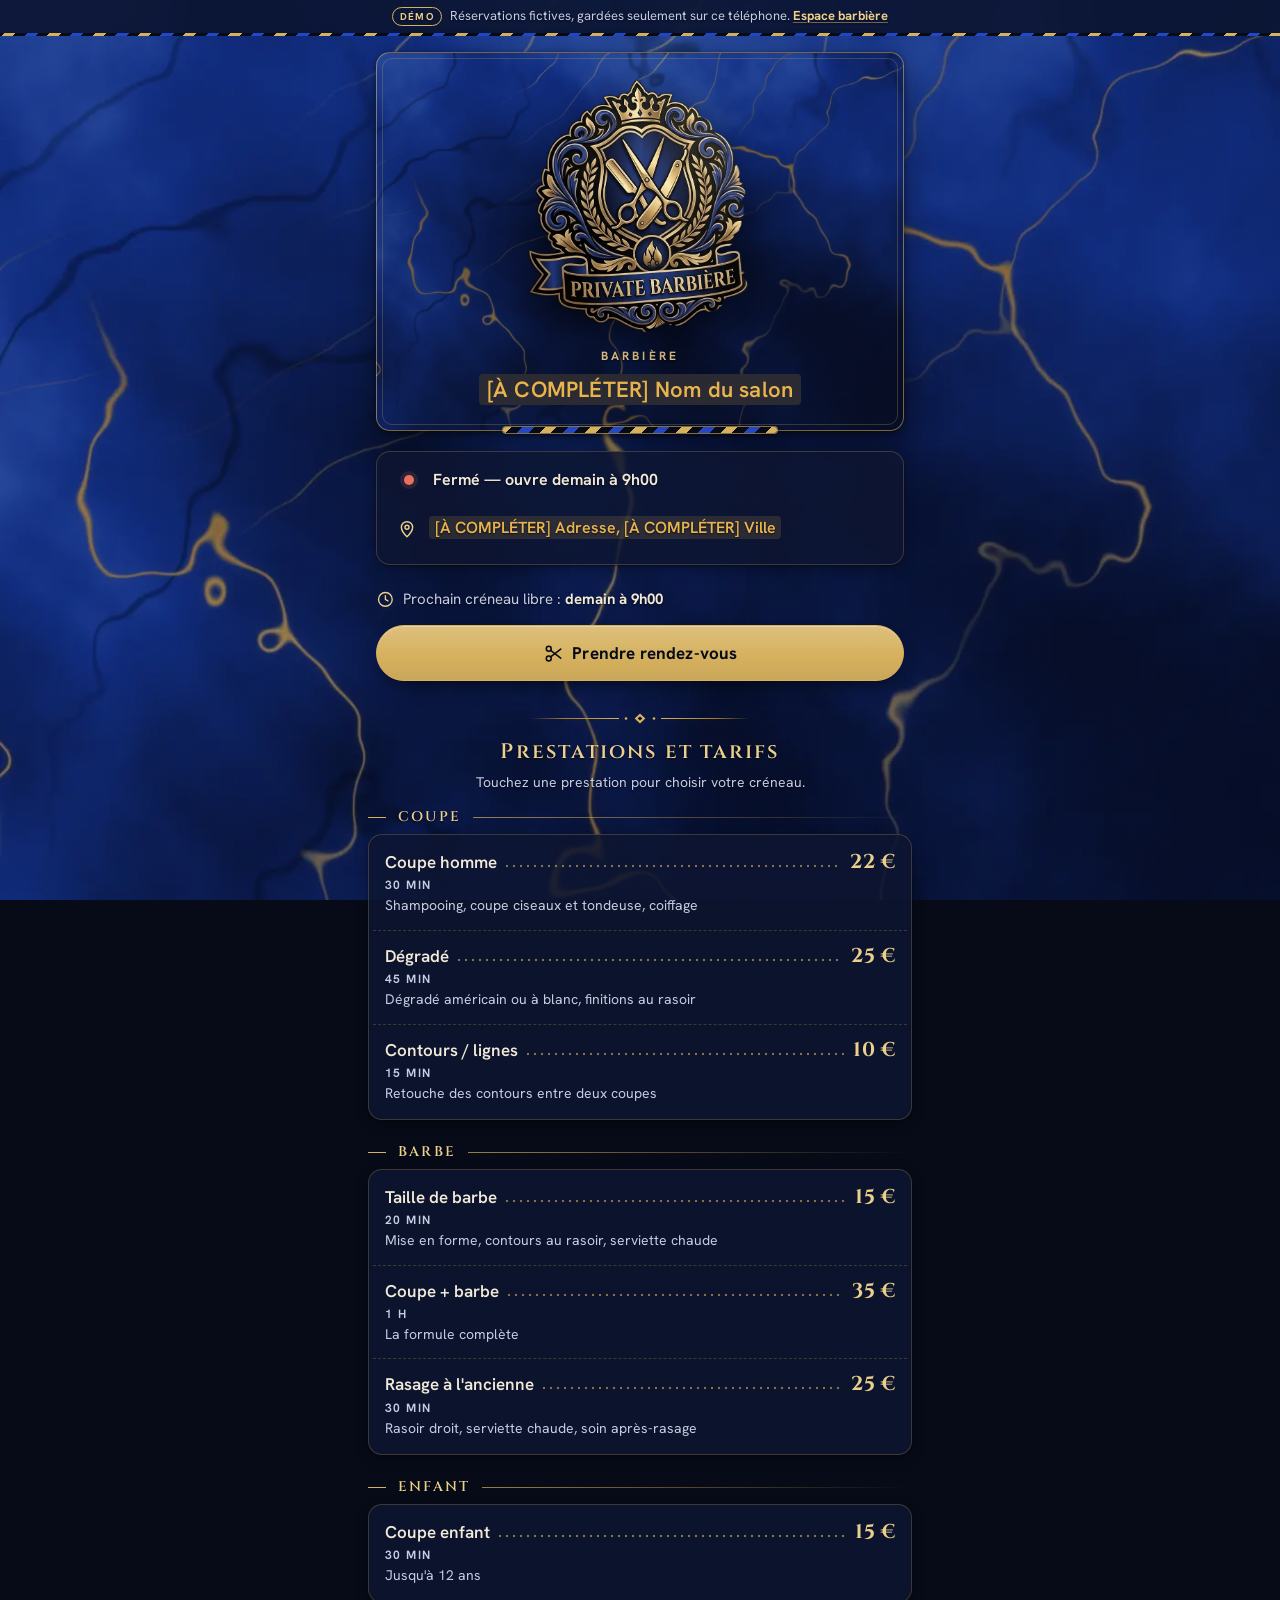
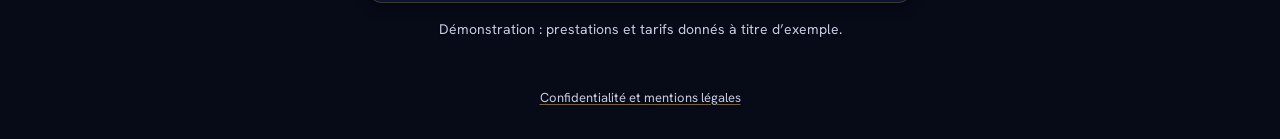
<file: index.html>
<!doctype html>
<html lang="fr">
<head>
  <meta charset="utf-8">
  <meta name="viewport" content="width=device-width, initial-scale=1, viewport-fit=cover">
  <title>Réserver un rendez-vous</title>
  <meta name="description" content="Prenez rendez-vous en ligne chez votre barbière : choisissez la prestation, le jour et l’heure. Sans compte, en moins d’une minute.">
  <!-- Démo et préparation : pas d'indexation (marqueurs [À COMPLÉTER], tarifs fictifs).
       À la mise en service, retirer cette ligne si la page doit apparaître sur Google. -->
  <meta name="robots" content="noindex, nofollow">
  <meta name="theme-color" content="#070B18">
  <meta name="color-scheme" content="dark">
  <meta name="format-detection" content="telephone=no">
  <meta name="mobile-web-app-capable" content="yes">
  <meta name="apple-mobile-web-app-capable" content="yes">
  <!-- Barre d'état iOS transparente sur le fond nuit : le haut de page doit
       réserver env(safe-area-inset-top) (bandeau démo, enseigne, appbar). -->
  <meta name="apple-mobile-web-app-status-bar-style" content="black-translucent">
  <meta name="apple-mobile-web-app-title" content="Réserver">

  <link rel="manifest" href="./manifest.webmanifest">
  <link rel="icon" href="./icons/favicon.svg" type="image/svg+xml">
  <link rel="icon" href="./icons/favicon-32.png" sizes="32x32" type="image/png">
  <link rel="apple-touch-icon" href="./icons/apple-touch-icon.png">

  <link rel="preload" href="./fonts/cinzel-latin.woff2" as="font" type="font/woff2" crossorigin>
  <link rel="preload" href="./fonts/hanken-grotesk-latin.woff2" as="font" type="font/woff2" crossorigin>
  <link rel="stylesheet" href="./css/app.css">
  <link rel="stylesheet" href="./css/client.css">

  <script src="./config.js"></script>
  <script type="module" src="./js/client/main.js"></script>
</head>
<body class="app app--client">
  <a class="skip-link" href="#app">Aller au contenu</a>

  <!-- Bandeau affiché seulement en mode démo (config.js vide) -->
  <div class="demo-banner" id="demo-banner" role="note" hidden>
    <span class="demo-banner__tag">Démo</span>
    <span class="demo-banner__text">Réservations fictives, gardées seulement sur ce téléphone.</span>
  </div>
  <script>
    (function () {
      var c = window.APP_CONFIG || {};
      if (!(c.supabaseUrl && c.supabaseKey)) document.getElementById('demo-banner').hidden = false;
    })();
  </script>

  <!-- Sans JavaScript, le nom et le téléphone du salon (saisis par la barbière
       dans l'espace pro) ne sont pas connus : message neutre. -->
  <noscript>
    <div class="noscript">
      <h1>Réserver un rendez-vous</h1>
      <p>Pour réserver, merci d’activer JavaScript dans les réglages de votre navigateur, puis de recharger la page.</p>
      <p>Vous pouvez aussi prendre rendez-vous directement auprès du salon.</p>
    </div>
  </noscript>

  <main id="app" tabindex="-1"></main>

  <footer class="app-footer">
    <a href="./confidentialite.html">Confidentialité et mentions légales</a>
  </footer>

  <div id="announcer" class="sr-only" aria-live="polite" aria-atomic="true"></div>
  <div id="toasts" class="toasts"></div>
</body>
</html>
</file>
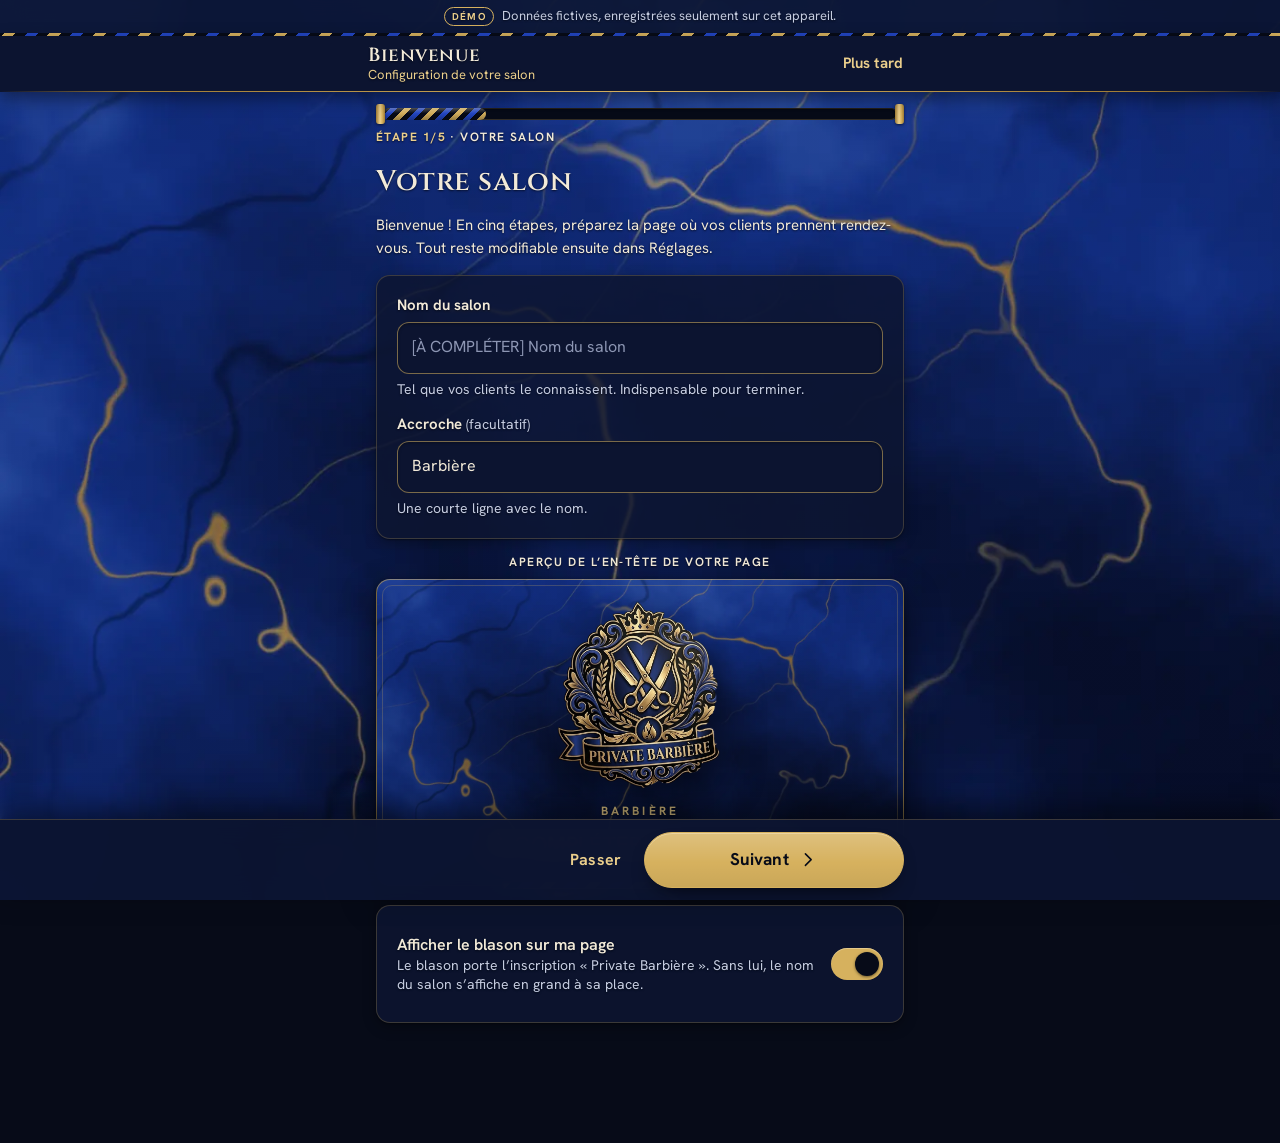
<file: pro/index.html>
<!doctype html>
<html lang="fr">
<head>
  <meta charset="utf-8">
  <meta name="viewport" content="width=device-width, initial-scale=1, viewport-fit=cover">
  <title>Agenda du salon</title>
  <meta name="description" content="Espace de la barbière : agenda du jour, clients et réglages du salon.">
  <meta name="robots" content="noindex, nofollow">
  <meta name="theme-color" content="#070B18">
  <meta name="color-scheme" content="dark">
  <meta name="format-detection" content="telephone=no">
  <meta name="mobile-web-app-capable" content="yes">
  <meta name="apple-mobile-web-app-capable" content="yes">
  <!-- Barre d'état iOS transparente sur le fond nuit : le haut de page doit
       réserver env(safe-area-inset-top) (bandeau démo, appbar, écran de connexion). -->
  <meta name="apple-mobile-web-app-status-bar-style" content="black-translucent">
  <meta name="apple-mobile-web-app-title" content="Agenda">

  <link rel="manifest" href="./manifest.webmanifest">
  <link rel="icon" href="../icons/pro-favicon.svg" type="image/svg+xml">
  <link rel="icon" href="../icons/pro-favicon-32.png" sizes="32x32" type="image/png">
  <link rel="apple-touch-icon" href="../icons/pro-apple-touch-icon.png">

  <link rel="preload" href="../fonts/cinzel-latin.woff2" as="font" type="font/woff2" crossorigin>
  <link rel="preload" href="../fonts/hanken-grotesk-latin.woff2" as="font" type="font/woff2" crossorigin>
  <link rel="stylesheet" href="../css/app.css">
  <link rel="stylesheet" href="../css/pro.css">

  <script src="../config.js"></script>
  <script type="module" src="../js/pro/main.js"></script>
</head>
<body class="app app--pro">
  <a class="skip-link" href="#app">Aller au contenu</a>

  <!-- Bandeau affiché seulement en mode démo (config.js vide) -->
  <div class="demo-banner" id="demo-banner" role="note" hidden>
    <span class="demo-banner__tag">Démo</span>
    <span class="demo-banner__text">Données fictives, enregistrées seulement sur cet appareil.</span>
  </div>
  <script>
    (function () {
      var c = window.APP_CONFIG || {};
      if (!(c.supabaseUrl && c.supabaseKey)) document.getElementById('demo-banner').hidden = false;
    })();
  </script>

  <noscript>
    <div class="noscript">
      <h1>Agenda du salon</h1>
      <p>L’agenda a besoin de JavaScript. Activez-le dans les réglages du navigateur, puis rechargez la page.</p>
    </div>
  </noscript>

  <main id="app" tabindex="-1"></main>

  <div id="announcer" class="sr-only" aria-live="polite" aria-atomic="true"></div>
  <div id="toasts" class="toasts"></div>
</body>
</html>
</file>
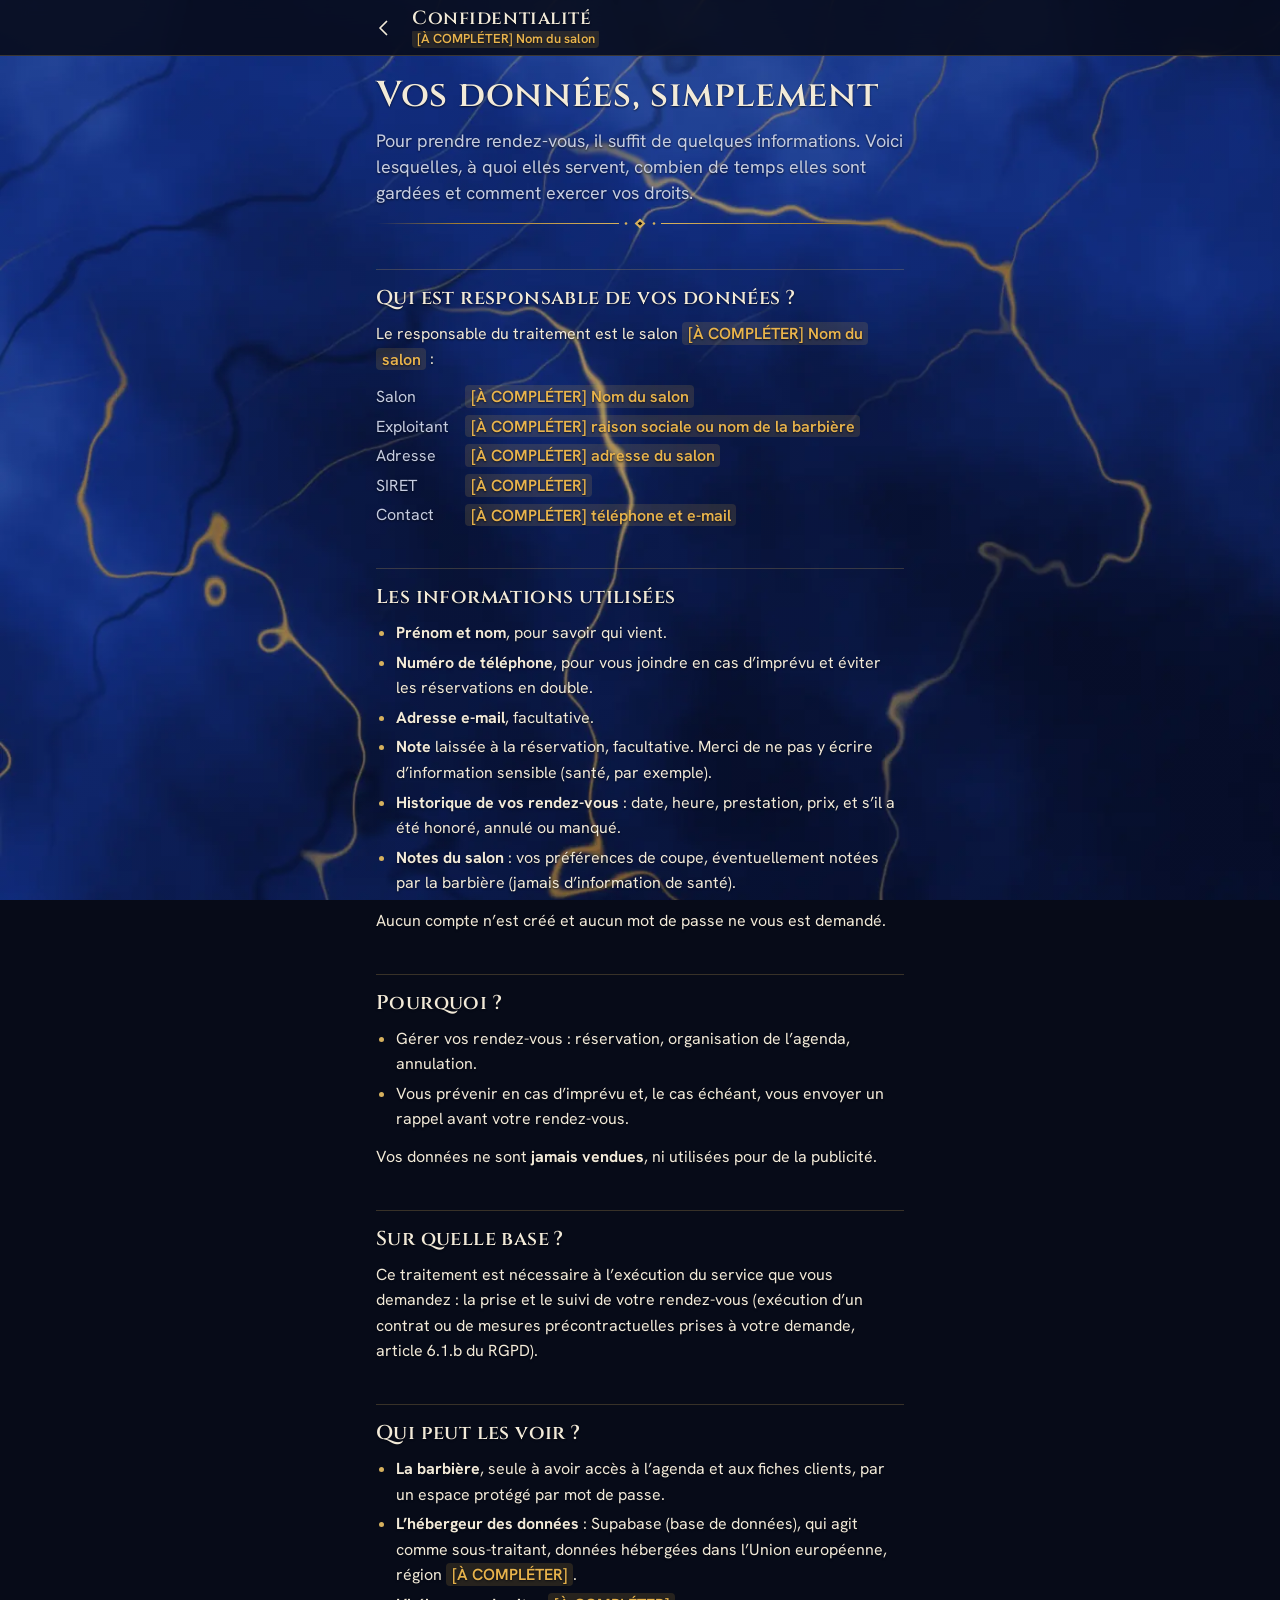
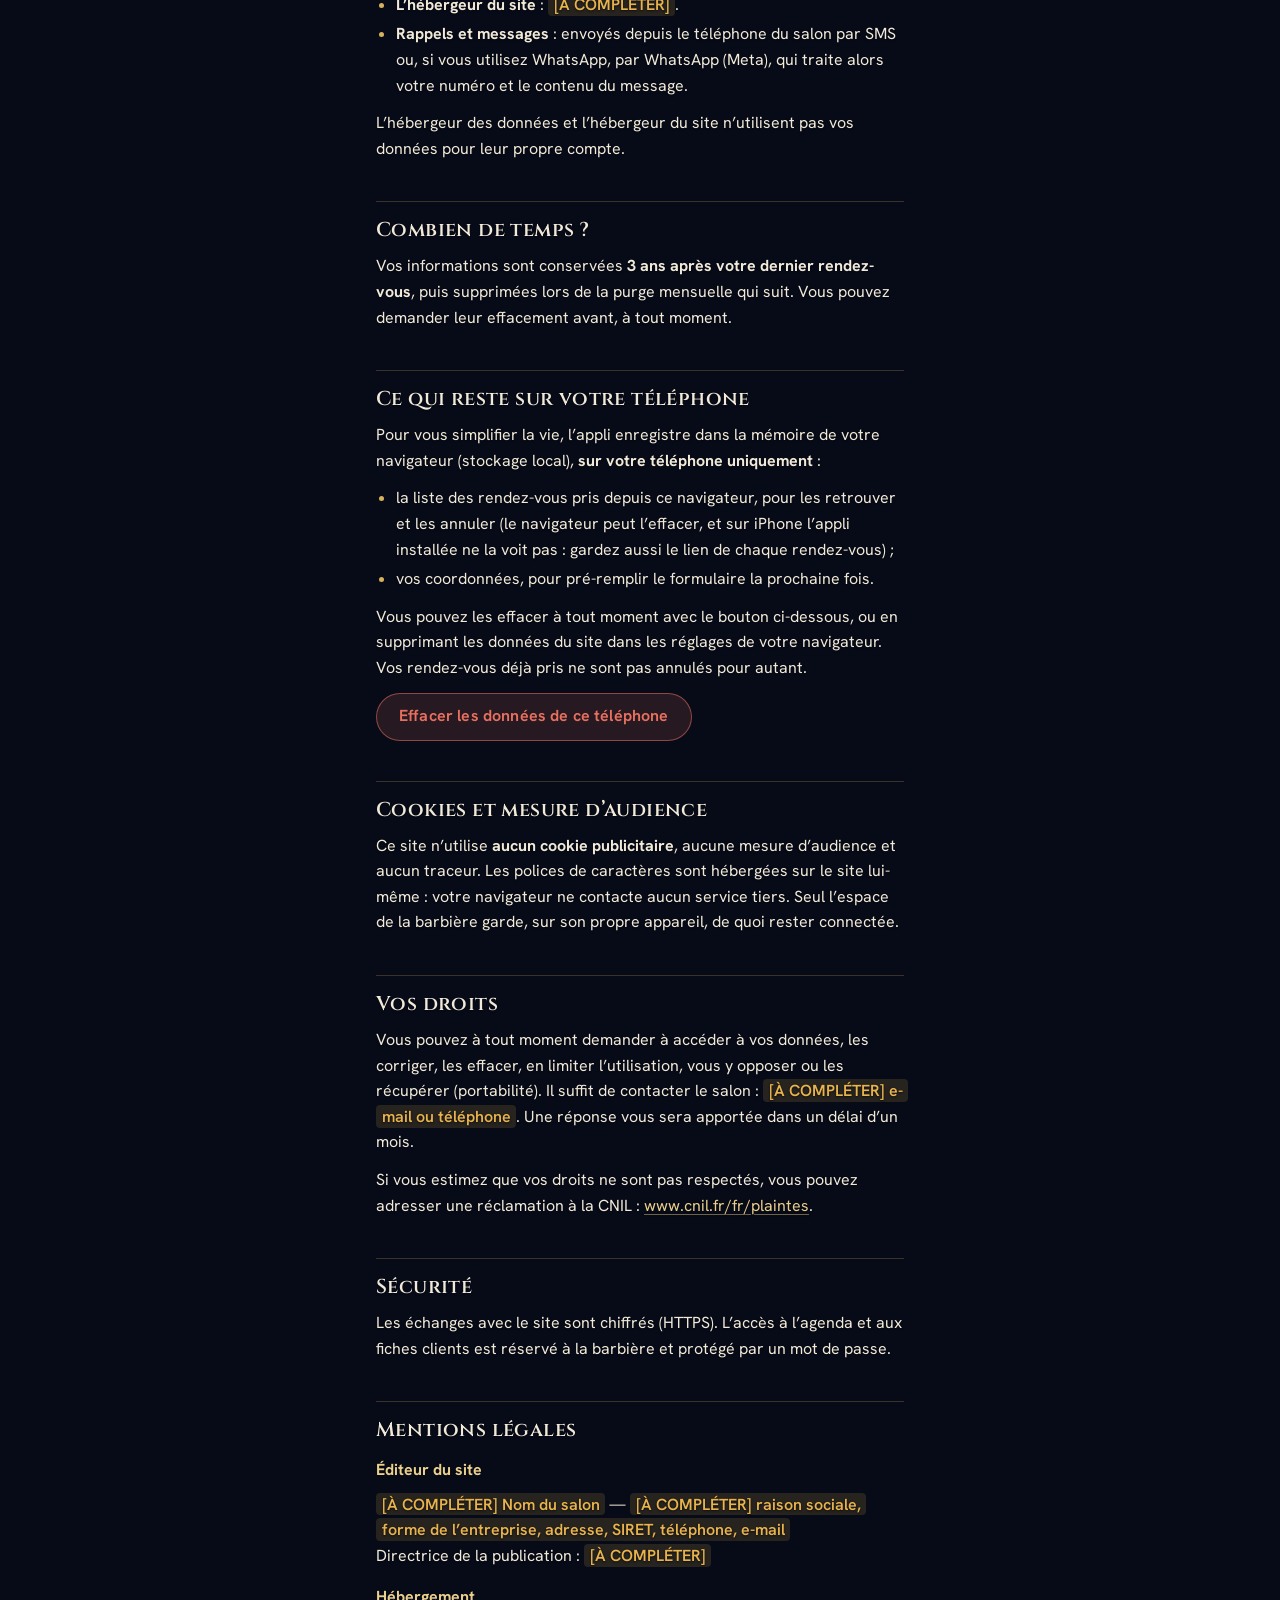
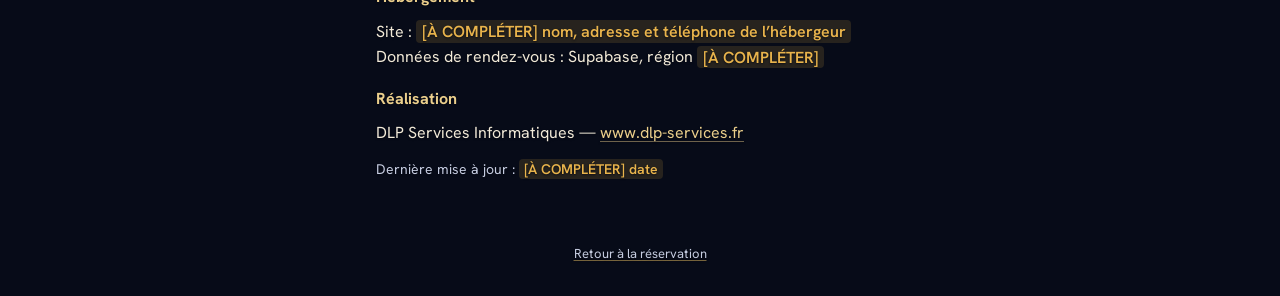
<file: confidentialite.html>
<!doctype html>
<html lang="fr">
<head>
  <meta charset="utf-8">
  <meta name="viewport" content="width=device-width, initial-scale=1, viewport-fit=cover">
  <title>Confidentialité et mentions légales</title>
  <meta name="description" content="Quelles données sont utilisées quand vous prenez rendez-vous, pourquoi, combien de temps, et comment exercer vos droits.">
  <!-- Démo et préparation : pas d'indexation (même règle que index.html). -->
  <meta name="robots" content="noindex, nofollow">
  <meta name="theme-color" content="#070B18">
  <meta name="color-scheme" content="dark">
  <meta name="format-detection" content="telephone=no">
  <link rel="manifest" href="./manifest.webmanifest">
  <link rel="icon" href="./icons/favicon.svg" type="image/svg+xml">
  <link rel="icon" href="./icons/favicon-32.png" sizes="32x32" type="image/png">
  <link rel="apple-touch-icon" href="./icons/apple-touch-icon.png">
  <link rel="preload" href="./fonts/hanken-grotesk-latin.woff2" as="font" type="font/woff2" crossorigin>
  <link rel="preload" href="./fonts/cinzel-latin.woff2" as="font" type="font/woff2" crossorigin>
  <link rel="stylesheet" href="./css/app.css">
</head>
<body class="app app--legal">
  <header class="appbar">
    <a class="icon-btn appbar__back" href="./" aria-label="Retour à la réservation">
      <svg class="icon" viewBox="0 0 24 24" width="24" height="24" fill="none" stroke="currentColor" stroke-width="1.75" stroke-linecap="round" stroke-linejoin="round" aria-hidden="true" focusable="false"><path d="M14.5 5.5 8 12l6.5 6.5"/></svg>
    </a>
    <div class="appbar__titles">
      <p class="appbar__title">Confidentialité</p>
      <p class="appbar__subtitle"><span class="todo">[À COMPLÉTER] Nom du salon</span></p>
    </div>
  </header>

  <main class="page" id="contenu">
    <article class="prose">
      <h1>Vos données, simplement</h1>
      <p class="lead">Pour prendre rendez-vous, il suffit de quelques informations. Voici lesquelles, à quoi elles servent, combien de temps elles sont gardées et comment exercer vos droits.</p>
      <hr class="filet-orne">

      <h2>Qui est responsable de vos données&nbsp;?</h2>
      <p>Le responsable du traitement est le salon <span class="todo">[À COMPLÉTER] Nom du salon</span>&nbsp;:</p>
      <dl>
        <dt>Salon</dt><dd><span class="todo">[À COMPLÉTER] Nom du salon</span></dd>
        <dt>Exploitant</dt><dd><span class="todo">[À COMPLÉTER] raison sociale ou nom de la barbière</span></dd>
        <dt>Adresse</dt><dd><span class="todo">[À COMPLÉTER] adresse du salon</span></dd>
        <dt>SIRET</dt><dd><span class="todo">[À COMPLÉTER]</span></dd>
        <dt>Contact</dt><dd><span class="todo">[À COMPLÉTER] téléphone et e-mail</span></dd>
      </dl>

      <h2>Les informations utilisées</h2>
      <ul>
        <li><strong>Prénom et nom</strong>, pour savoir qui vient.</li>
        <li><strong>Numéro de téléphone</strong>, pour vous joindre en cas d’imprévu et éviter les réservations en double.</li>
        <li><strong>Adresse e-mail</strong>, facultative.</li>
        <li><strong>Note</strong> laissée à la réservation, facultative. Merci de ne pas y écrire d’information sensible (santé, par exemple).</li>
        <li><strong>Historique de vos rendez-vous</strong>&nbsp;: date, heure, prestation, prix, et s’il a été honoré, annulé ou manqué.</li>
        <li><strong>Notes du salon</strong>&nbsp;: vos préférences de coupe, éventuellement notées par la barbière (jamais d’information de santé).</li>
      </ul>
      <p>Aucun compte n’est créé et aucun mot de passe ne vous est demandé.</p>

      <h2>Pourquoi&nbsp;?</h2>
      <ul>
        <li>Gérer vos rendez-vous&nbsp;: réservation, organisation de l’agenda, annulation.</li>
        <li>Vous prévenir en cas d’imprévu et, le cas échéant, vous envoyer un rappel avant votre rendez-vous.</li>
      </ul>
      <p>Vos données ne sont <strong>jamais vendues</strong>, ni utilisées pour de la publicité.</p>

      <h2>Sur quelle base&nbsp;?</h2>
      <p>Ce traitement est nécessaire à l’exécution du service que vous demandez&nbsp;: la prise et le suivi de votre rendez-vous (exécution d’un contrat ou de mesures précontractuelles prises à votre demande, article&nbsp;6.1.b du RGPD).</p>

      <h2>Qui peut les voir&nbsp;?</h2>
      <ul>
        <li><strong>La barbière</strong>, seule à avoir accès à l’agenda et aux fiches clients, par un espace protégé par mot de passe.</li>
        <li><strong>L’hébergeur des données</strong>&nbsp;: Supabase (base de données), qui agit comme sous-traitant, données hébergées dans l’Union européenne, région <span class="todo">[À COMPLÉTER]</span>.</li>
        <li><strong>L’hébergeur du site</strong>&nbsp;: <span class="todo">[À COMPLÉTER]</span>.</li>
        <li><strong>Rappels et messages</strong>&nbsp;: envoyés depuis le téléphone du salon par SMS ou, si vous utilisez WhatsApp, par WhatsApp (Meta), qui traite alors votre numéro et le contenu du message.</li>
      </ul>
      <p>L’hébergeur des données et l’hébergeur du site n’utilisent pas vos données pour leur propre compte.</p>

      <h2>Combien de temps&nbsp;?</h2>
      <p>Vos informations sont conservées <strong>3&nbsp;ans après votre dernier rendez-vous</strong>, puis supprimées lors de la purge mensuelle qui suit. Vous pouvez demander leur effacement avant, à tout moment.</p>

      <h2>Ce qui reste sur votre téléphone</h2>
      <p>Pour vous simplifier la vie, l’appli enregistre dans la mémoire de votre navigateur (stockage local), <strong>sur votre téléphone uniquement</strong>&nbsp;:</p>
      <ul>
        <li>la liste des rendez-vous pris depuis ce navigateur, pour les retrouver et les annuler (le navigateur peut l’effacer, et sur iPhone l’appli installée ne la voit pas&nbsp;: gardez aussi le lien de chaque rendez-vous)&nbsp;;</li>
        <li>vos coordonnées, pour pré-remplir le formulaire la prochaine fois.</li>
      </ul>
      <p>Vous pouvez les effacer à tout moment avec le bouton ci-dessous, ou en supprimant les données du site dans les réglages de votre navigateur. Vos rendez-vous déjà pris ne sont pas annulés pour autant.</p>
      <p><button type="button" class="btn btn--danger" id="effacer-local">Effacer les données de ce téléphone</button></p>

      <h2>Cookies et mesure d’audience</h2>
      <p>Ce site n’utilise <strong>aucun cookie publicitaire</strong>, aucune mesure d’audience et aucun traceur. Les polices de caractères sont hébergées sur le site lui-même&nbsp;: votre navigateur ne contacte aucun service tiers. Seul l’espace de la barbière garde, sur son propre appareil, de quoi rester connectée.</p>

      <h2>Vos droits</h2>
      <p>Vous pouvez à tout moment demander à accéder à vos données, les corriger, les effacer, en limiter l’utilisation, vous y opposer ou les récupérer (portabilité). Il suffit de contacter le salon&nbsp;: <span class="todo">[À COMPLÉTER] e-mail ou téléphone</span>. Une réponse vous sera apportée dans un délai d’un mois.</p>
      <p>Si vous estimez que vos droits ne sont pas respectés, vous pouvez adresser une réclamation à la CNIL&nbsp;: <a href="https://www.cnil.fr/fr/plaintes" rel="noopener">www.cnil.fr/fr/plaintes</a>.</p>

      <h2>Sécurité</h2>
      <p>Les échanges avec le site sont chiffrés (HTTPS). L’accès à l’agenda et aux fiches clients est réservé à la barbière et protégé par un mot de passe.</p>

      <h2 id="mentions">Mentions légales</h2>
      <h3>Éditeur du site</h3>
      <p><span class="todo">[À COMPLÉTER] Nom du salon</span> — <span class="todo">[À COMPLÉTER] raison sociale, forme de l’entreprise, adresse, SIRET, téléphone, e-mail</span><br>
         Directrice de la publication&nbsp;: <span class="todo">[À COMPLÉTER]</span></p>
      <h3>Hébergement</h3>
      <p>Site&nbsp;: <span class="todo">[À COMPLÉTER] nom, adresse et téléphone de l’hébergeur</span><br>
         Données de rendez-vous&nbsp;: Supabase, région <span class="todo">[À COMPLÉTER]</span></p>
      <h3>Réalisation</h3>
      <p>DLP Services Informatiques — <a href="https://www.dlp-services.fr" rel="noopener">www.dlp-services.fr</a></p>

      <p class="muted small">Dernière mise à jour&nbsp;: <span class="todo">[À COMPLÉTER] date</span></p>
    </article>
  </main>

  <footer class="app-footer">
    <a href="./">Retour à la réservation</a>
  </footer>

  <div id="announcer" class="sr-only" aria-live="polite" aria-atomic="true"></div>
  <div id="toasts" class="toasts"></div>

  <script type="module">
    import { confirmDialog, toast } from './js/ui/dom.js';

    // Clés de stockage local côté client (docs/ARCHITECTURE.md §7)
    const CLES_CLIENT = ['barbiere-mes-rdv', 'barbiere-moi'];

    document.getElementById('effacer-local').addEventListener('click', async () => {
      const ok = await confirmDialog({
        title: 'Effacer les données de ce téléphone ?',
        message: 'La liste de vos rendez-vous et vos coordonnées enregistrées ici seront effacées. Vos rendez-vous ne seront pas annulés.',
        confirmLabel: 'Effacer',
        cancelLabel: 'Garder',
        danger: true,
      });
      if (!ok) return;
      try {
        CLES_CLIENT.forEach((cle) => localStorage.removeItem(cle));
        toast('Les données de ce téléphone ont été effacées.', { type: 'success' });
      } catch {
        toast('Impossible d’accéder au stockage de ce navigateur.', { type: 'error' });
      }
    });
  </script>
</body>
</html>
</file>
<file: css/app.css>
/* ==========================================================================
   Planning Barbière — système de design « Private Barbière »
   Nuit, bleu roi et or : un salon privé, la nuit.
   --------------------------------------------------------------------------
   Un seul fichier pour les deux applis (client et barbière).
   Direction artistique : docs/DESIGN.md — catalogue visuel : app/styleguide.html
   Les écrans ajoutent leurs propres règles dans css/client.css et css/pro.css,
   en réutilisant ces jetons et ces composants (nommage BEM simple :
   .bloc, .bloc__element, .bloc--variante ; états via attributs ARIA).

   Thème entièrement sombre. L'or ne sert qu'à ce qui compte (action
   principale, sélection, prix, filets) ; le bleu roi donne la profondeur et
   n'est JAMAIS une couleur de texte sur fond sombre (en fond, texte --ivoire).

   Sommaire
     1. Polices (auto-hébergées, RGPD)
     2. Jetons (couleurs, rayons, ombres, espacements, typo) + alias anciens noms
     3. Base & reset léger (mobile, safe-area, focus)
     4. Mise en page (.page, .stack, .cluster…)
     5. Typographie & utilitaires (.marbre, .filet-orne…)
     6. Composants
        .btn .icon-btn .icon .chip .card .badge .field .check .switch
        .pole .spinner .loader .pricelist .daystrip .slots .ticket .sheet
        .toast .tabbar .appbar .sticky-cta .empty .skeleton .demo-banner
        .timeline .stat .list .avatar .notice .signboard .blason
        .install-help .prose .app-footer
     7. Mouvement (.reveal) et prefers-reduced-motion
   ========================================================================== */


/* ==========================================================================
   1. Polices — Cinzel variable 400–900 (titres, chiffres clés ; l'appli
   emploie 600 et 700) et Hanken Grotesk variable 400–700 (texte).
   Sous-ensembles latin + latin-ext, licence OFL (voir fonts/LICENCES.txt).
   ========================================================================== */

@font-face {
  font-family: 'Cinzel';
  font-style: normal;
  font-weight: 400 900;
  font-display: swap;
  src: url('../fonts/cinzel-latin-ext.woff2') format('woff2');
  unicode-range: U+0100-02BA, U+02BD-02C5, U+02C7-02CC, U+02CE-02D7, U+02DD-02FF, U+0304, U+0308, U+0329, U+1D00-1DBF, U+1E00-1E9F, U+1EF2-1EFF, U+2020, U+20A0-20AB, U+20AD-20C4, U+2113, U+2C60-2C7F, U+A720-A7FF;
}
@font-face {
  font-family: 'Cinzel';
  font-style: normal;
  font-weight: 400 900;
  font-display: swap;
  src: url('../fonts/cinzel-latin.woff2') format('woff2');
  unicode-range: U+0000-00FF, U+0131, U+0152-0153, U+02BB-02BC, U+02C6, U+02DA, U+02DC, U+0304, U+0308, U+0329, U+2000-206F, U+20AC, U+2122, U+2191, U+2193, U+2212, U+2215, U+FEFF, U+FFFD;
}
@font-face {
  font-family: 'Hanken Grotesk';
  font-style: normal;
  font-weight: 400 700;
  font-display: swap;
  src: url('../fonts/hanken-grotesk-latin-ext.woff2') format('woff2');
  unicode-range: U+0100-02BA, U+02BD-02C5, U+02C7-02CC, U+02CE-02D7, U+02DD-02FF, U+0304, U+0308, U+0329, U+1D00-1DBF, U+1E00-1E9F, U+1EF2-1EFF, U+2020, U+20A0-20AB, U+20AD-20C4, U+2113, U+2C60-2C7F, U+A720-A7FF;
}
@font-face {
  font-family: 'Hanken Grotesk';
  font-style: normal;
  font-weight: 400 700;
  font-display: swap;
  src: url('../fonts/hanken-grotesk-latin.woff2') format('woff2');
  unicode-range: U+0000-00FF, U+0131, U+0152-0153, U+02BB-02BC, U+02C6, U+02DA, U+02DC, U+0304, U+0308, U+0329, U+2000-206F, U+20AC, U+2122, U+2191, U+2193, U+2212, U+2215, U+FEFF, U+FFFD;
}


/* ==========================================================================
   2. Jetons
   Contrastes WCAG calculés (texte < 18 px : ≥ 4,5:1 ; repères : ≥ 3:1) :
     --ivoire / --nuit 16,4 · --ivoire-2 / --carte 9,4 · --ivoire-2 / --carte-2 8,3
     --or / --nuit 9,6 · --nuit / --or (bouton) 9,6 · --carte / --or 8,3
     --ivoire / --roi 6,3 · --danger / --carte 5,5 · --or-clair / --or-bg 9,0
     --filet-fort (contour des commandes) / --carte 3,4 et / --nuit 3,6
     --roi-2 (repère graphique) / --carte 3,2 — --roi seul : 2,6, jamais en texte
   ========================================================================== */

:root {
  color-scheme: dark;

  /* — Palette (docs/DESIGN.md) — */
  --nuit:      #070B18;            /* fond de page */
  --nuit-2:    #0C1430;            /* bandes, barre d'onglets, en-têtes, feuilles */
  --carte:     #111B3D;            /* cartes, champs */
  --voile-fond: .2;               /* voile sur le marbre du fond de page (0 = marbre brut) */
  --verre:     rgba(13, 21, 50, .86);   /* verre fumé des cartes posées sur le marbre */
  --carte-2:   #18244E;            /* survol, cartes actives, fond des badges */
  --ivoire:    #F2EAD8;            /* texte principal */
  --ivoire-2:  #C6CDE1;            /* texte secondaire — 4,7:1 même sur le 1 % le plus clair du marbre */
  --roi:       #2347C5;            /* bleu roi : fonds d'accent, RDV « en ligne » */
  --roi-2:     #3A60E6;            /* bleu roi clair : repères graphiques (≥ 3:1) */
  --or:        #D6B15E;            /* bouton principal (texte --nuit), sélection, prix */
  --or-clair:  #EBCF8C;            /* texte doré sur fond sombre, survol */
  --or-fonce:  #9E7A33;            /* bords, embouts, ombres dorées */
  --filet:      rgba(214, 177, 94, .24);  /* séparateurs décoratifs */
  --filet-fort: rgba(214, 177, 94, .55);  /* contour des champs et commandes (≥ 3:1) */

  --ok:     #5CC28A;               /* honoré */
  --warn:   #E9B44C;               /* lapin (no-show), à compléter */
  --danger: #E8705F;               /* erreur, action destructrice */
  --ok-bg:     rgba(92, 194, 138, .14);
  --warn-bg:   rgba(233, 180, 76, .14);
  --danger-bg: rgba(232, 112, 95, .14);
  --or-bg:     rgba(214, 177, 94, .12);   /* fond teinté or (sélection discrète) */
  --roi-bg:    rgba(35, 71, 197, .22);    /* fond teinté bleu roi */

  --focus-color: var(--or-clair);  /* anneau de focus : or, 3 px */

  /* — Alias des anciens noms (encore lus par client.css, pro.css et js/) —
     Ne pas employer dans un nouveau code : utiliser les noms ci-dessus. */
  --paper:     var(--nuit);
  --paper-2:   var(--nuit-2);
  --card:      var(--carte);
  --ink:       var(--ivoire);
  --ink-2:     var(--ivoire-2);
  --green:     var(--or-clair);
  --green-2:   var(--or);
  --green-3:   var(--nuit-2);
  --green-bg:  var(--or-bg);
  --oxblood:   var(--or);
  --oxblood-2: var(--or-clair);
  --brass:     var(--or);
  --brass-2:   var(--or-clair);
  --brass-bg:  var(--or-bg);
  --line:      var(--filet);
  --line-2:    var(--filet-fort);

  /* — Rayure du poteau de barbier (signature : progression, créneau choisi, chargement) — */
  --pole: repeating-linear-gradient(-45deg,
            var(--or) 0 8px, var(--nuit) 8px 16px,
            var(--roi) 16px 24px, var(--nuit) 24px 32px);
  /* Même rayure en « tuile » raccordable : à utiliser avec background-size
     (56px, 28px…) pour l'animer sans saut (keyframes pole-turn-*). */
  --pole-tile: linear-gradient(-45deg,
            var(--or) 0 12.5%, var(--nuit) 0 25%, var(--roi) 0 37.5%, var(--nuit) 0 50%,
            var(--or) 0 62.5%, var(--nuit) 0 75%, var(--roi) 0 87.5%, var(--nuit) 0);
  /* Hachures neutres (blocages, indisponibilités) */
  --hatch: repeating-linear-gradient(-45deg, rgba(242, 234, 216, .07) 0 6px, transparent 6px 12px);

  /* — Rayons — */
  --r-xs: 6px;
  --r-sm: 10px;
  --r-card: 14px;
  --r-lg: 22px;
  --r-pill: 999px;

  /* — Ombres noires et profondes (jamais claires) — */
  --shadow-1: 0 1px 2px rgba(0, 0, 0, .4), 0 4px 14px rgba(0, 0, 0, .32);
  --shadow-2: 0 2px 6px rgba(0, 0, 0, .45), 0 16px 36px rgba(0, 0, 0, .45);
  --shadow-3: 0 -14px 44px rgba(0, 0, 0, .6);

  /* — Espacements (échelle de 4 px) — */
  --s-1: 4px;
  --s-2: 8px;
  --s-3: 12px;
  --s-4: 16px;
  --s-5: 20px;
  --s-6: 24px;
  --s-7: 32px;
  --s-8: 40px;
  --s-9: 56px;

  /* — Typographie — */
  --font-display: 'Cinzel', 'Trajan Pro', 'Iowan Old Style', 'Palatino Linotype', Georgia, serif;
  --font-body: 'Hanken Grotesk', ui-sans-serif, system-ui, -apple-system, 'Segoe UI', Roboto, sans-serif;
  --fs-xs: .75rem;     /* 12 px — petites capitales */
  --fs-sm: .875rem;    /* 14 px */
  --fs-md: 1rem;       /* 16 px — minimum pour la saisie */
  --fs-lg: 1.125rem;   /* 18 px */
  --fs-xl: 1.375rem;   /* 22 px */
  --fs-2xl: 1.75rem;   /* 28 px */
  --fs-3xl: 2.25rem;   /* 36 px */
  --fs-hero: clamp(2.5rem, 11vw, 3.75rem); /* grands chiffres de l'agenda */

  /* — Gabarit — */
  --tap: 48px;                     /* cible tactile minimale */
  --maxw: 560px;                   /* colonne unique */
  --maxw-wide: 1120px;             /* agenda pro sur tablette */
  --gutter: 16px;
  --appbar-h: 56px;
  --tabbar-h: 64px;
  --cta-h: 80px;
  --bottom-space: 0px;             /* place réservée en bas (barre collante / onglets) */

  /* — Mouvement — */
  --ease-out: cubic-bezier(.2, .8, .2, 1);
  --ease-in: cubic-bezier(.4, 0, 1, 1);
  --stagger: 40ms;
}


/* ==========================================================================
   3. Base & reset léger
   ========================================================================== */

*, *::before, *::after { box-sizing: border-box; }

html {
  -webkit-text-size-adjust: 100%;
  text-size-adjust: 100%;
  -webkit-tap-highlight-color: transparent;
  scroll-padding-top: calc(var(--appbar-h) + 12px);
  scroll-padding-bottom: calc(var(--bottom-space) + 12px);
  background-color: var(--nuit);  /* rebond du défilement : jamais de blanc */
  scrollbar-color: var(--or-fonce) var(--nuit);
}

body {
  margin: 0;
  min-height: 100vh;
  min-height: 100dvh;
  padding-bottom: var(--bottom-space);
  color: var(--ivoire);
  background-color: var(--nuit);
  isolation: isolate;               /* le marbre (z-index -1) reste derrière le contenu, devant ce fond */
  /* Halo sombre très fin : le texte posé sur le marbre reste lisible même sur une veine d'or. */
  text-shadow: 0 1px 2px rgba(3, 6, 16, .7);
  font-family: var(--font-body);
  font-size: var(--fs-md);
  line-height: 1.5;
  font-weight: 400;
  font-synthesis: none;
  font-kerning: normal;
  -webkit-font-smoothing: antialiased;
  -moz-osx-font-smoothing: grayscale;
  text-rendering: optimizeLegibility;
  overflow-wrap: break-word;
}

/* Le fond de page EST le marbre (demande de la cliente, 2026-10-10) : image portrait
   pour les téléphones, paysage pour les écrans larges, sous un voile léger
   (--voile-fond). Mesuré : le marbre est surtout bleu sombre (pixel médian
   rgb(16,38,112)) ; avec .2 de voile, l'ivoire y fait plus de 6:1 sur 99 % de la
   surface ; seules les veines d'or descendent plus bas, d'où le halo du texte et
   le verre fumé des cartes. */
body::before {
  content: '';
  position: fixed;
  inset: 0;
  z-index: -1;
  pointer-events: none;
  background:
    linear-gradient(rgb(5 8 20 / var(--voile-fond)), rgb(5 8 20 / var(--voile-fond))),
    url('../img/marbre-fond.webp') center / cover no-repeat,
    var(--nuit);
}
@media (orientation: landscape) and (min-width: 700px) {
  body::before {
    background:
      linear-gradient(rgb(5 8 20 / var(--voile-fond)), rgb(5 8 20 / var(--voile-fond))),
      url('../img/marbre.webp') center / cover no-repeat,
      var(--nuit);
  }
}

/* Place automatique sous une barre collante ou une barre d'onglets.
   Posée sur :root (et non body) : html en a besoin pour scroll-padding-bottom
   (un champ focalisé ou une erreur ne restent pas cachés sous la barre) ;
   body, .toasts… en héritent. */
:root:has(.sticky-cta:not([hidden])) { --bottom-space: calc(var(--cta-h) + env(safe-area-inset-bottom, 0px)); }
:root:has(.tabbar:not([hidden])) { --bottom-space: calc(var(--tabbar-h) + env(safe-area-inset-bottom, 0px)); }
:root:has(.tabbar:not([hidden])):has(.sticky-cta:not([hidden])) {
  --bottom-space: calc(var(--tabbar-h) + var(--cta-h) + env(safe-area-inset-bottom, 0px));
}

h1, h2, h3, h4, h5, h6, p, figure, blockquote, dl, dd, ul, ol { margin: 0; }
ul[class], ol[class] { list-style: none; padding: 0; }

/* Titres en Cinzel : capitales romaines, comme le ruban du blason */
h1, h2, h3 {
  font-family: var(--font-display);
  font-weight: 600;
  line-height: 1.15;
  letter-spacing: .02em;
  text-wrap: balance;
}
h4, h5, h6 { font-size: inherit; font-weight: 700; }

img, video, canvas { display: block; max-width: 100%; height: auto; }

button, input, select, textarea { font: inherit; color: inherit; letter-spacing: inherit; }
:where(button) { background: none; border: 0; padding: 0; cursor: pointer; }
:where(button:disabled) { cursor: not-allowed; }
:where(a) {
  color: var(--or-clair);
  text-decoration-color: rgba(235, 207, 140, .45);
  text-decoration-thickness: 1px;
  text-underline-offset: .18em;
}
:where(a:hover) { color: var(--ivoire); text-decoration-color: currentColor; }
button, a, label, summary, [role="button"] { touch-action: manipulation; }

[hidden] { display: none !important; }

::selection { background: rgba(214, 177, 94, .35); color: var(--ivoire); }

/* Focus très visible (or, 3 px), au clavier uniquement */
:focus-visible {
  outline: 3px solid var(--focus-color);
  outline-offset: 2px;
}
:focus:not(:focus-visible) { outline: none; }

/* Conteneur racine des écrans */
#app { display: block; min-height: 60vh; }
#app:focus { outline: none; }


/* ==========================================================================
   4. Mise en page
   ========================================================================== */

/* .page — colonne unique centrée (560 px), gouttières + safe-area.
   .page--wide : agenda pro sur tablette (2 colonnes possibles via .page__cols).
   Barre d'état iOS translucide (black-translucent) : --page-safe-top vaut sa
   hauteur quand l'écran commence par .page sans rien au-dessus pour la réserver
   (production : accueil client .page > .signboard, page d'erreur). Ni appbar
   (qui la réserve, la .page vient alors après elle) ni bandeau démo visible
   (idem) : 0, pas de double espace. Un écran qui change son padding-top
   l'ajoute : calc(var(--s-4) + var(--page-safe-top, 0px)).
   Sélecteurs à la spécificité d'une classe (:where) : les écrans gardent la main. */
.page {
  --page-safe-top: 0px;
  width: 100%;
  max-width: var(--maxw);
  margin-inline: auto;
  padding-top: calc(var(--s-5) + var(--page-safe-top));
  padding-bottom: var(--s-8);
  padding-left: max(var(--gutter), env(safe-area-inset-left, 0px));
  padding-right: max(var(--gutter), env(safe-area-inset-right, 0px));
}
:where(#app) > .page:where(:first-child) { --page-safe-top: env(safe-area-inset-top, 0px); }
:where(.demo-banner:not([hidden]) ~ #app) > .page:where(:first-child) { --page-safe-top: 0px; }
.page--wide { max-width: var(--maxw-wide); }
.page__cols { display: grid; gap: var(--s-6); }
@media (min-width: 900px) {
  .page__cols { grid-template-columns: minmax(0, 1fr) minmax(0, 1fr); align-items: start; }
}

/* .stack — empilement vertical régulier (--gap pour ajuster) */
.stack { display: flex; flex-direction: column; gap: var(--gap, var(--s-4)); }
.card.stack { display: flex; }            /* .card (déclarée plus loin) remettrait display:block */
.stack--xs { --gap: var(--s-1); }
.stack--sm { --gap: var(--s-2); }
.stack--lg { --gap: var(--s-6); }
.stack--xl { --gap: var(--s-8); }

/* .cluster — éléments en ligne qui passent à la ligne */
.cluster { display: flex; flex-wrap: wrap; align-items: center; gap: var(--gap, var(--s-2)); }
.cluster--between { justify-content: space-between; }
.cluster--end { justify-content: flex-end; }

/* .split — deux éléments aux extrémités, l'un peut rétrécir */
.split { display: flex; align-items: center; justify-content: space-between; gap: var(--s-3); }
.split > :first-child { min-width: 0; }

.grow { flex: 1 1 auto; min-width: 0; }


/* ==========================================================================
   5. Typographie & utilitaires
   ========================================================================== */

.h1 { font-family: var(--font-display); font-weight: 600; font-size: clamp(1.875rem, 8.5vw, var(--fs-3xl)); line-height: 1.1; letter-spacing: .02em; }
.h2 { font-family: var(--font-display); font-weight: 600; font-size: clamp(1.5rem, 6.5vw, var(--fs-2xl)); line-height: 1.14; letter-spacing: .02em; }
.h3 { font-family: var(--font-display); font-weight: 600; font-size: 1.25rem; line-height: 1.2; letter-spacing: .02em; }
.display-num {                          /* grands chiffres (heure du prochain client) */
  font-family: var(--font-body);        /* Cinzel n'a que des capitales : une heure s'y lirait « 10H00 » */
  font-weight: 700;
  font-size: var(--fs-hero);
  line-height: 1;
  font-variant-numeric: tabular-nums lining-nums;
  letter-spacing: 0;
}
.lead { font-size: var(--fs-lg); line-height: 1.45; color: var(--ivoire-2); }

/* Petites capitales espacées — étiquettes, durées, jours, sections */
.smallcaps {
  font-size: var(--fs-xs);
  font-weight: 650;
  letter-spacing: .12em;
  text-transform: uppercase;
  line-height: 1.3;
}

/* Titre de section : petites capitales dorées + filet */
.section-title {
  display: flex;
  align-items: center;
  gap: var(--s-3);
  margin: var(--s-6) 0 var(--s-3);
  color: var(--or-clair);
  font-family: var(--font-body);
  font-size: var(--fs-xs);
  font-weight: 700;
  letter-spacing: .14em;
  text-transform: uppercase;
}
.section-title::after { content: ""; flex: 1; height: 1px; background: var(--filet); }

.muted { color: var(--ivoire-2); }
.accent { color: var(--or-clair); }
.tabular { font-variant-numeric: tabular-nums lining-nums; }
.center { text-align: center; }
.nowrap { white-space: nowrap; }
.truncate { overflow: hidden; text-overflow: ellipsis; white-space: nowrap; }
.small { font-size: var(--fs-sm); }

/* Marqueur visible pour les informations à fournir par la barbière */
.todo {
  padding: .05em .35em;
  border-radius: 4px;
  background: var(--warn-bg);
  color: var(--warn);
  font-weight: 600;
  box-decoration-break: clone;
  -webkit-box-decoration-break: clone;
}

/* Masqué visuellement, lu par les lecteurs d'écran */
.sr-only, .visually-hidden {
  position: absolute !important;
  width: 1px; height: 1px;
  padding: 0; margin: -1px;
  overflow: hidden;
  clip: rect(0 0 0 0);
  clip-path: inset(50%);
  white-space: nowrap;
  border: 0;
}

/* Lien d'évitement */
.skip-link {
  position: absolute; left: var(--s-3); top: -100px; z-index: 300;
  padding: var(--s-2) var(--s-4); border-radius: var(--r-pill);
  background: var(--or); color: var(--nuit); font-weight: 700;
}
.skip-link:focus { top: calc(var(--s-3) + env(safe-area-inset-top, 0px)); }

.no-scrollbar { scrollbar-width: none; }
.no-scrollbar::-webkit-scrollbar { display: none; }

/* Filet simple */
.divider { border: 0; height: 1px; margin: var(--s-6) 0; background: var(--filet); }

/* .filet-orne — filet d'or orné : fine ligne dorée, losange au centre
   (CSS seul, sur <hr> ou <div aria-hidden="true">). Sépare les sections. */
.filet-orne {
  display: block;
  height: 11px;
  margin: var(--s-6) 0;
  border: 0;
  background:
    url("data:image/svg+xml,%3Csvg xmlns='http://www.w3.org/2000/svg' viewBox='0 0 34 11'%3E%3Cpath d='M17 .6 22.4 5.5 17 10.4 11.6 5.5Z' fill='%23D6B15E'/%3E%3Cpath d='M17 3.4 19.3 5.5 17 7.6 14.7 5.5Z' fill='%23070B18'/%3E%3Ccircle cx='3' cy='5.5' r='1.3' fill='%23D6B15E'/%3E%3Ccircle cx='31' cy='5.5' r='1.3' fill='%23D6B15E'/%3E%3C/svg%3E") center / 34px 11px no-repeat,
    linear-gradient(90deg, transparent, var(--or-fonce) 30%, var(--or) calc(100% - 21px), transparent calc(100% - 21px)) left center / 50% 1px no-repeat,
    linear-gradient(270deg, transparent, var(--or-fonce) 30%, var(--or) calc(100% - 21px), transparent calc(100% - 21px)) right center / 50% 1px no-repeat;
}

/* .marbre — marbre bleu roi veiné d'or (img/marbre.webp) sous un voile sombre
   dégradé, pour que le texte posé dessus reste lisible. Trois endroits
   seulement (DESIGN.md) : l'enseigne cliente (.signboard l'emploie déjà),
   le haut du ticket (intégré à .ticket), l'écran de connexion pro.
   --voile : opacité du voile en haut (0 à 1, défaut .66 ; le bas est 0,22 plus
   sombre). En dessous de .66, revérifier le contraste du texte posé dessus. */
.signboard { --voile: .2; }          /* le blason est opaque : pas besoin d'un voile épais */
.marbre,
.signboard {
  background-color: var(--nuit);
  background-image:
    linear-gradient(180deg, rgb(7 11 24 / var(--voile, .66)), rgb(7 11 24 / calc(var(--voile, .66) + .22))),
    url('../img/marbre.webp');
  background-position: center, center;
  background-size: cover, cover;
  background-repeat: no-repeat;
}


/* ==========================================================================
   6. Composants
   ========================================================================== */

/* --------------------------------------------------------------------------
   .icon — pictogramme SVG en trait (produit par icon(name) de js/ui/dom.js)
   Hérite de la couleur du texte. .icon--lg : 28 px.
   -------------------------------------------------------------------------- */
.icon {
  display: inline-block;
  flex: none;
  width: 1.25em;
  height: 1.25em;
  vertical-align: -.25em;
  stroke: currentColor;
  fill: none;
}
.icon--lg { width: 28px; height: 28px; }


/* --------------------------------------------------------------------------
   .btn — bouton (ou lien <a class="btn">)
   Variantes : --primary (or, texte nuit), --accent (bleu roi, texte ivoire),
               --ghost (texte or), --danger (corail)
   Tailles   : --lg (56 px), --sm (40 px, zone tactile étendue), --block (pleine largeur)
   États     : [disabled] / [aria-disabled=true], [aria-busy=true] (le poteau tourne)
   Personnalisable par --btn-bg, --btn-fg, --btn-border (pro.css s'en sert).
   <button class="btn btn--primary btn--block btn--lg">Confirmer</button>
   -------------------------------------------------------------------------- */
.btn {
  --btn-bg: var(--carte);
  --btn-fg: var(--ivoire);
  --btn-border: var(--filet-fort);
  --btn-sheen: none;
  --btn-shadow: none;
  position: relative;
  display: inline-flex;
  align-items: center;
  justify-content: center;
  gap: .5em;
  min-height: var(--tap);
  padding: 0 1.375rem;
  border: 1.5px solid var(--btn-border);
  border-radius: var(--r-pill);
  background-color: var(--btn-bg);
  background-image: var(--btn-sheen);
  color: var(--btn-fg);
  box-shadow: var(--btn-shadow);
  font-family: var(--font-body);
  font-size: var(--fs-md);
  font-weight: 650;
  line-height: 1.15;
  letter-spacing: .01em;
  text-align: center;
  text-decoration: none;
  white-space: nowrap;
  cursor: pointer;
  user-select: none;
  -webkit-user-select: none;
  transition: background-color .15s, border-color .15s, color .15s, box-shadow .15s, transform .12s var(--ease-out);
}
.btn:hover { color: var(--btn-fg); }
@media (hover: hover) {
  .btn:hover { --btn-bg: var(--carte-2); --btn-border: var(--or); }
}
.btn:active { transform: translateY(1px) scale(.985); }
.btn .icon { width: 1.25em; height: 1.25em; }

/* Principal : or massif, texte nuit (9,6:1), léger reflet de métal poli */
.btn--primary {
  --btn-bg: var(--or);
  --btn-fg: var(--nuit);
  --btn-border: var(--or);
  --btn-sheen: linear-gradient(180deg, rgba(255, 255, 255, .2), rgba(255, 255, 255, 0) 55%, rgba(0, 0, 0, .06));
  --btn-shadow: inset 0 1px 0 rgba(255, 246, 220, .35), 0 10px 22px -12px rgba(0, 0, 0, .9);
  font-weight: 700;
}
@media (hover: hover) { .btn--primary:hover { --btn-bg: var(--or-clair); --btn-border: var(--or-clair); } }
.btn--primary:active { --btn-bg: var(--or-fonce); --btn-border: var(--or-fonce); }

/* Accent : bleu roi, texte ivoire (6,3:1) — action secondaire marquée */
.btn--accent {
  --btn-bg: var(--roi);
  --btn-fg: var(--ivoire);
  --btn-border: var(--roi-2);
  --btn-shadow: inset 0 1px 0 rgba(255, 255, 255, .14), 0 10px 22px -12px rgba(0, 0, 0, .9);
}
@media (hover: hover) {
  .btn--accent:hover { --btn-bg: var(--roi); --btn-border: var(--or-clair); --btn-sheen: linear-gradient(rgba(255, 255, 255, .07), rgba(255, 255, 255, .07)); }
}

/* Discret : sans fond ni bordure, texte or */
.btn--ghost { --btn-bg: transparent; --btn-fg: var(--or-clair); --btn-border: transparent; }
@media (hover: hover) { .btn--ghost:hover { --btn-bg: var(--or-bg); --btn-border: transparent; } }

/* Danger : action destructrice (annuler un RDV, supprimer) */
.btn--danger { --btn-bg: var(--danger-bg); --btn-fg: var(--danger); --btn-border: rgba(232, 112, 95, .55); }
@media (hover: hover) { .btn--danger:hover { --btn-bg: var(--danger); --btn-fg: var(--nuit); --btn-border: var(--danger); } }

.btn--block { display: flex; width: 100%; }
.btn--lg { min-height: 56px; padding: 0 1.75rem; font-size: 1.0625rem; }
.btn--sm { min-height: 40px; padding: 0 1rem; font-size: .9375rem; }
.btn--sm::after { content: ""; position: absolute; inset: -4px 0; } /* cible tactile ≥ 48 px */

.btn:disabled,
.btn[aria-disabled="true"] {
  opacity: .45;
  cursor: not-allowed;
  transform: none;
  pointer-events: none;
}

/* Envoi en cours : le bouton devient un poteau de barbier qui tourne.
   Le libellé reste lu par les lecteurs d'écran (aria-busy). */
.btn[aria-busy="true"] {
  color: transparent !important;
  border-color: var(--or);
  background-color: var(--nuit);
  background-image: var(--pole-tile);
  background-size: 56px 56px;
  box-shadow: inset 0 0 0 1px rgba(0, 0, 0, .45), inset 0 7px 9px -6px rgba(255, 246, 220, .4), inset 0 -7px 9px -6px rgba(0, 0, 0, .6);
  animation: pole-turn-56 1.1s linear infinite;
  pointer-events: none;
  cursor: progress;
}
.btn[aria-busy="true"] .icon { visibility: hidden; }


/* --------------------------------------------------------------------------
   .icon-btn — bouton rond 48 px contenant un pictogramme (aria-label requis)
   Variantes : --solid (carte, picto or), --primary (or), --sm (40 px)
   <button class="icon-btn" aria-label="Fermer">{icon('croix')}</button>
   -------------------------------------------------------------------------- */
.icon-btn {
  position: relative;
  display: inline-grid;
  place-items: center;
  flex: none;
  width: var(--tap);
  height: var(--tap);
  border: 0;
  border-radius: 50%;
  background: transparent;
  color: inherit;
  text-decoration: none;
  cursor: pointer;
  transition: background-color .15s, color .15s, transform .12s var(--ease-out);
}
.icon-btn .icon { width: 24px; height: 24px; }
@media (hover: hover) { .icon-btn:hover { background: rgba(242, 234, 216, .08); } }
.icon-btn:active { transform: scale(.94); }
.icon-btn:disabled { opacity: .4; pointer-events: none; }
.icon-btn--solid { background: var(--carte); border: 1px solid var(--filet-fort); box-shadow: var(--shadow-1); color: var(--or-clair); }
@media (hover: hover) { .icon-btn--solid:hover { background: var(--carte-2); } }
.icon-btn--primary { background: var(--or); color: var(--nuit); box-shadow: 0 8px 18px -10px rgba(0, 0, 0, .9); }
@media (hover: hover) { .icon-btn--primary:hover { background: var(--or-clair); } }
.icon-btn--sm { width: 40px; height: 40px; }
.icon-btn--sm::after { content: ""; position: absolute; inset: -4px; border-radius: 50%; }


/* --------------------------------------------------------------------------
   .chip — pastille de filtre / choix (bouton bascule)
   État choisi : [aria-pressed=true] (ou [aria-selected=true], .is-active) → or
   Rangée défilante : .chips
   <button class="chip" aria-pressed="true">Barbe <span class="chip__count">3</span></button>
   -------------------------------------------------------------------------- */
.chips {
  display: flex;
  gap: var(--s-2);
  overflow-x: auto;
  padding: 2px 0;
  scrollbar-width: none;
}
.chips::-webkit-scrollbar { display: none; }
.chip {
  display: inline-flex;
  align-items: center;
  gap: .45em;
  flex: none;
  min-height: 44px;
  padding: 0 1rem;
  border: 1.5px solid var(--filet-fort);
  border-radius: var(--r-pill);
  background: var(--carte);
  color: var(--ivoire);
  font-size: .9375rem;
  font-weight: 550;
  line-height: 1.2;
  white-space: nowrap;
  text-decoration: none;
  cursor: pointer;
  transition: background-color .15s, border-color .15s, color .15s;
}
.chip .icon { width: 18px; height: 18px; }
@media (hover: hover) { .chip:hover { border-color: var(--or); } }
.chip[aria-pressed="true"],
.chip[aria-selected="true"],
.chip.is-active {
  background: var(--or);
  border-color: var(--or);
  color: var(--nuit);
  font-weight: 650;
}
.chip__count {
  min-width: 1.5em;
  padding: 0 .4em;
  border-radius: var(--r-pill);
  background: rgba(242, 234, 216, .1);
  color: var(--ivoire-2);
  font-size: var(--fs-xs);
  font-weight: 700;
  line-height: 1.5;
  text-align: center;
  font-variant-numeric: tabular-nums;
}
.chip[aria-pressed="true"] .chip__count,
.chip[aria-selected="true"] .chip__count,
.chip.is-active .chip__count { background: rgba(7, 11, 24, .16); color: var(--nuit); }


/* --------------------------------------------------------------------------
   .card — surface bleu nuit, coins 14 px, liseré d'or 1 px, ombre noire
   Variantes : --flat (bordure sans ombre), --inset (bande plus sombre),
   --accent (filet d'or à gauche), --interactive (<a>/<button> cliquable)
   Éléments  : __header, __title, __meta, __body, __footer
   -------------------------------------------------------------------------- */
.card {
  position: relative;
  display: block;
  padding: var(--s-4) var(--s-5);
  border: 1px solid var(--filet);
  border-radius: var(--r-card);
  background: var(--verre);
  box-shadow: var(--shadow-1);
  color: inherit;
}
.card--flat { box-shadow: none; }
.card--inset { box-shadow: none; border-color: rgba(242, 234, 216, .06); background: rgba(9, 15, 38, .84); }
.card--accent { box-shadow: inset 3px 0 0 var(--or), var(--shadow-1); }
.card--interactive {
  width: 100%;
  text-align: left;
  text-decoration: none;
  cursor: pointer;
  transition: background-color .15s, border-color .15s, box-shadow .2s, transform .15s var(--ease-out);
}
@media (hover: hover) { .card--interactive:hover { background: var(--carte-2); border-color: var(--filet-fort); box-shadow: var(--shadow-2); } }
.card--interactive:active { transform: scale(.99); }
.card__header { display: flex; align-items: center; justify-content: space-between; gap: var(--s-3); }
.card__title { font-family: var(--font-display); font-weight: 600; font-size: 1.125rem; line-height: 1.25; letter-spacing: .02em; }
.card__meta { color: var(--ivoire-2); font-size: var(--fs-sm); }
.card__body { margin-top: var(--s-3); }
.card__footer {
  display: flex; flex-wrap: wrap; gap: var(--s-2);
  margin-top: var(--s-4); padding-top: var(--s-3);
  border-top: 1px solid var(--filet);
}


/* --------------------------------------------------------------------------
   .badge — statut en petites capitales, lisible sur fond sombre
   --online (réservé en ligne : bleu roi), --done (honoré), --noshow (lapin),
   --cancelled (annulé), --new (nouveau : or), sans variante : neutre (confirmé)
   <span class="badge badge--done">Honoré</span>
   -------------------------------------------------------------------------- */
.badge {
  display: inline-flex;
  align-items: center;
  gap: .4em;
  padding: .3em .7em;
  border-radius: var(--r-pill);
  background: var(--carte-2);
  color: var(--ivoire);
  box-shadow: inset 0 0 0 1px var(--filet);
  font-size: .6875rem;
  font-weight: 700;
  line-height: 1.2;
  letter-spacing: .08em;
  text-transform: uppercase;
  white-space: nowrap;
  vertical-align: middle;
}
.badge--online { background: var(--roi); color: var(--ivoire); box-shadow: inset 0 0 0 1px var(--roi-2); }
.badge--done { background: var(--ok-bg); color: var(--ok); box-shadow: inset 0 0 0 1px rgba(92, 194, 138, .35); }
.badge--noshow { background: var(--warn-bg); color: var(--warn); box-shadow: inset 0 0 0 1px rgba(233, 180, 76, .38); }
.badge--cancelled {
  background: transparent;
  color: var(--ivoire-2);
  box-shadow: inset 0 0 0 1px var(--filet-fort);
  text-decoration: line-through;
}
.badge--new { background: var(--or); color: var(--nuit); box-shadow: none; }
.badge--new::before {
  content: "";
  width: 6px; height: 6px;
  border-radius: 50%;
  background: var(--nuit);
  animation: pulse-dot 1.6s ease-in-out infinite;
}


/* --------------------------------------------------------------------------
   .field — champ de formulaire étiqueté (fond --carte, bord doré, focus or)
   <div class="field">
     <label class="field__label" for="tel">Téléphone</label>
     <input class="field__input" id="tel" type="tel" autocomplete="tel"
            aria-describedby="tel-aide tel-err" aria-invalid="true">
     <p class="field__hint" id="tel-aide">Pour vous prévenir en cas d'imprévu.</p>
     <p class="field__error" id="tel-err">Ce numéro semble incomplet.</p>
   </div>
   Les <input>, <select>, <textarea> placés dans .field sont stylés même sans
   classe. Texte ≥ 16 px (pas de zoom iOS). Deux champs côte à côte : .field-row
   -------------------------------------------------------------------------- */
.field { display: grid; gap: 6px; min-width: 0; }
.field__label,
.field > label {
  font-size: .9375rem;
  font-weight: 650;
  color: var(--ivoire);
  line-height: 1.3;
}
.field__optional { font-weight: 400; color: var(--ivoire-2); font-size: var(--fs-sm); }

/* :where() garde ce socle à la spécificité d'une classe : les états (survol,
   focus, [aria-invalid], :disabled), le select et la zone de texte l'emportent. */
.field__input,
.field__select,
.field__textarea,
.field :where(input:not([type="checkbox"]):not([type="radio"]):not([type="range"]), select, textarea) {
  display: block;
  width: 100%;
  min-height: 52px;
  padding: 13px 14px;
  border: 1.5px solid var(--filet-fort);
  border-radius: 12px;
  background-color: var(--carte);
  color: var(--ivoire);
  box-shadow: inset 0 1px 3px rgba(0, 0, 0, .35);
  font-size: max(16px, 1rem);
  line-height: 1.3;
  -webkit-appearance: none;
  appearance: none;
  transition: border-color .15s, box-shadow .15s, background-color .15s;
}
.field__textarea,
.field textarea { min-height: 104px; resize: vertical; }
.field__select,
.field select {
  padding-right: 44px;
  background-image: url("data:image/svg+xml,%3Csvg xmlns='http://www.w3.org/2000/svg' viewBox='0 0 24 24' fill='none' stroke='%23EBCF8C' stroke-width='2' stroke-linecap='round' stroke-linejoin='round'%3E%3Cpath d='M6 9.5l6 6 6-6'/%3E%3C/svg%3E");
  background-repeat: no-repeat;
  background-position: right 14px center;
  background-size: 20px 20px;
}
.field select option { background: var(--carte); color: var(--ivoire); }
.field ::placeholder,
:is(.field__input, .field__textarea)::placeholder { color: #8D96B3; opacity: 1; }   /* 5,7:1 sur --carte */
.field :is(input, select, textarea):hover,
:is(.field__input, .field__select, .field__textarea):hover { border-color: rgba(214, 177, 94, .8); }
.field :is(input, select, textarea):focus,
.field__input:focus, .field__select:focus, .field__textarea:focus {
  outline: none;
  border-color: var(--or);
  box-shadow: 0 0 0 3px rgba(214, 177, 94, .5);
}
.field :is(input, select, textarea)[aria-invalid="true"] {
  border-color: var(--danger);
  background-color: #22223F;          /* --carte teintée de corail */
}
.field :is(input, select, textarea)[aria-invalid="true"]:focus { box-shadow: 0 0 0 3px rgba(232, 112, 95, .45); }
.field :is(input, select, textarea):disabled { background-color: var(--nuit-2); color: var(--ivoire-2); border-style: dashed; }
.field input:is([type="date"], [type="time"], [type="datetime-local"]) { min-height: 52px; }
.field__hint { font-size: var(--fs-sm); color: var(--ivoire-2); line-height: 1.4; }
.field__error {
  display: flex;
  align-items: flex-start;
  gap: 6px;
  color: var(--danger);
  font-size: var(--fs-sm);
  font-weight: 650;
  line-height: 1.35;
}
.field__error::before {
  content: "!";
  flex: none;
  display: grid; place-items: center;
  width: 18px; height: 18px; margin-top: 1px;
  border-radius: 50%;
  background: var(--danger);
  color: var(--nuit);
  font-size: 12px;
  font-weight: 800;
  line-height: 1;
}
.field__error:empty { display: none; }

.field-row { display: grid; grid-template-columns: 1fr 1fr; gap: var(--s-3); }
@media (max-width: 340px) { .field-row { grid-template-columns: 1fr; } }


/* --------------------------------------------------------------------------
   .check — case à cocher stylée, accessible (la vraie case reste focusable)
   <label class="check">
     <input class="check__input" type="checkbox">
     <span class="check__box" aria-hidden="true"></span>
     <span class="check__label">J'accepte… <span class="check__hint">détail</span></span>
   </label>
   -------------------------------------------------------------------------- */
.check {
  position: relative;
  display: flex;
  align-items: flex-start;
  gap: var(--s-3);
  min-height: var(--tap);
  padding: 12px 0;
  cursor: pointer;
  line-height: 1.4;
}
.check__input {
  position: absolute;
  top: 12px; left: 0;
  width: 24px; height: 24px;
  margin: 0;
  opacity: 0;
  cursor: pointer;
}
.check__box {
  flex: none;
  display: grid;
  place-items: center;
  width: 24px; height: 24px;
  margin-top: -1px;
  border: 2px solid var(--ivoire-2);
  border-radius: 7px;
  background: var(--carte);
  transition: background-color .15s, border-color .15s;
}
.check__box::after {
  content: "";
  width: 12px; height: 7px;
  margin-top: -3px;
  border-left: 2.5px solid var(--nuit);
  border-bottom: 2.5px solid var(--nuit);
  transform: rotate(-45deg) scale(0);
  transition: transform .18s var(--ease-out);
}
.check:hover .check__box { border-color: var(--or); }
.check__input:checked + .check__box { background: var(--or); border-color: var(--or); }
.check__input:checked + .check__box::after { transform: rotate(-45deg) scale(1); }
.check__input:focus-visible + .check__box { outline: 3px solid var(--focus-color); outline-offset: 2px; }
.check__input:disabled + .check__box { opacity: .45; }
.check__input[aria-invalid="true"] + .check__box { border-color: var(--danger); }
.check__label { min-width: 0; }
.check__hint { display: block; color: var(--ivoire-2); font-size: var(--fs-sm); }


/* --------------------------------------------------------------------------
   .switch — interrupteur (case à cocher role="switch"), libellé à gauche
   Éteint : rail nuit cerclé de bronze ; allumé : rail or, bouton nuit.
   <label class="switch">
     <span class="switch__label">Réservation en ligne <span class="switch__hint">…</span></span>
     <input class="switch__input" type="checkbox" role="switch" checked>
     <span class="switch__track" aria-hidden="true"></span>
   </label>
   -------------------------------------------------------------------------- */
.switch {
  position: relative;
  display: flex;
  align-items: center;
  justify-content: space-between;
  gap: var(--s-4);
  min-height: 56px;
  padding: 8px 0;
  cursor: pointer;
}
.switch__label { min-width: 0; font-weight: 600; line-height: 1.35; }
.switch__hint { display: block; font-weight: 400; color: var(--ivoire-2); font-size: var(--fs-sm); }
.switch__input {
  position: absolute;
  right: 0; top: 50%;
  width: 52px; height: 32px;
  margin: -16px 0 0;
  opacity: 0;
  cursor: pointer;
}
.switch__track {
  position: relative;
  flex: none;
  width: 52px; height: 32px;
  border-radius: var(--r-pill);
  background: var(--nuit);
  box-shadow: inset 0 0 0 1.5px var(--filet-fort), inset 0 2px 4px rgba(0, 0, 0, .5);
  transition: background-color .2s, box-shadow .2s;
}
.switch__track::after {
  content: "";
  position: absolute;
  top: 6px; left: 6px;
  width: 20px; height: 20px;
  border-radius: 50%;
  background: var(--ivoire-2);
  box-shadow: 0 1px 3px rgba(0, 0, 0, .5);
  transition: transform .22s var(--ease-out), background-color .2s, width .2s, height .2s, top .2s, left .2s;
}
.switch__input:checked + .switch__track { background: var(--or); box-shadow: inset 0 1px 0 rgba(255, 246, 220, .35); }
.switch__input:checked + .switch__track::after {
  top: 4px; left: 4px;
  width: 24px; height: 24px;
  background: var(--nuit);
  transform: translateX(20px);
}
.switch__input:focus-visible + .switch__track { outline: 3px solid var(--focus-color); outline-offset: 2px; }
.switch__input:disabled + .switch__track { opacity: .45; }


/* --------------------------------------------------------------------------
   .pole — barre de progression rayée or / nuit / roi qui tourne comme un
   poteau de barbier, avec ses deux embouts dorés. Valeur : --progress de 0 à 1.
   <div class="pole" role="progressbar" aria-label="Étape 2 sur 3"
        aria-valuemin="0" aria-valuemax="3" aria-valuenow="2" style="--progress: .66">
     <span class="pole__bar"></span>
   </div>
   --indeterminate : chargement sans durée connue (barre pleine qui tourne).
   -------------------------------------------------------------------------- */
.pole {
  --progress: 0;
  position: relative;
  height: 12px;
  margin-inline: 7px;
  border-radius: var(--r-pill);
  background: var(--nuit);
  box-shadow: inset 0 1px 3px rgba(0, 0, 0, .6), inset 0 0 0 1px var(--filet);
}
.pole::before,
.pole::after {                        /* embouts dorés */
  content: "";
  position: absolute;
  top: -4px;
  width: 9px; height: 20px;
  border-radius: 3px;
  background: linear-gradient(90deg, var(--or-fonce), var(--or-clair) 45%, var(--or) 70%, var(--or-fonce));
  box-shadow: 0 1px 3px rgba(0, 0, 0, .55);
  z-index: 1;
}
.pole::before { left: -7px; }
.pole::after { right: -7px; }
.pole__bar {
  display: block;
  width: calc(var(--progress) * 100%);
  max-width: 100%;
  height: 100%;
  border-radius: inherit;
  background-color: var(--nuit);
  background-image:
    linear-gradient(rgba(255, 246, 220, .3), rgba(255, 246, 220, 0) 45%, rgba(0, 0, 0, .3)),
    var(--pole-tile);
  background-size: 100% 100%, 28px 28px;
  transition: width .5s var(--ease-out);
  animation: pole-turn-28 1.4s linear infinite;
}
.pole--indeterminate .pole__bar { width: 100%; animation-duration: .9s; }


/* --------------------------------------------------------------------------
   .spinner — petit poteau vertical qui tourne (indicateur de chargement)
   .loader  — bloc centré : spinner + texte
   <div class="loader" role="status"><span class="spinner"></span>Chargement…</div>
   -------------------------------------------------------------------------- */
.spinner {
  position: relative;
  display: inline-block;
  width: 14px;
  height: 38px;
  margin-block: 7px;
  border-radius: 3px;
  background-color: var(--nuit);
  background-image:
    linear-gradient(90deg, rgba(255, 246, 220, .35), rgba(255, 246, 220, 0) 40%, rgba(0, 0, 0, .35)),
    var(--pole-tile);
  background-size: 100% 100%, 20px 20px;
  box-shadow: inset 0 0 0 1px rgba(0, 0, 0, .45);
  animation: pole-rise-20 .9s linear infinite;
  vertical-align: middle;
}
.spinner::before,
.spinner::after {
  content: "";
  position: absolute;
  left: -4px; right: -4px;
  height: 6px;
  border-radius: 3px;
  background: linear-gradient(90deg, var(--or-fonce), var(--or-clair) 45%, var(--or) 70%, var(--or-fonce));
}
.spinner::before { top: -6px; border-radius: 7px 7px 2px 2px; }
.spinner::after { bottom: -6px; border-radius: 2px 2px 3px 3px; }
.loader {
  display: flex;
  flex-direction: column;
  align-items: center;
  gap: var(--s-3);
  padding: var(--s-8) var(--s-4);
  color: var(--ivoire-2);
  font-size: .9375rem;
  text-align: center;
}


/* --------------------------------------------------------------------------
   .pricelist — le tableau des tarifs du salon
   nom … points de conduite dorés … prix en Cinzel or ; durée en petites
   capitales dessous ; catégorie en intertitre. L'élément peut être un <button>
   (choix d'une prestation) : état choisi [aria-pressed=true] / [aria-current=true].
   --board : version « écrin » encadrée d'un double filet d'or (lecture seule).
   <section class="pricelist">
     <h3 class="pricelist__category">Coupe</h3>
     <ul class="pricelist__items"><li>
       <button class="pricelist__item" type="button" aria-pressed="false">
         <span class="pricelist__row">
           <span class="pricelist__name">Coupe homme</span>
           <span class="pricelist__dots" aria-hidden="true"></span>
           <span class="pricelist__price">22 €</span>
         </span>
         <span class="pricelist__duration">30 min</span>
         <span class="pricelist__desc">Shampooing, coupe ciseaux et tondeuse</span>
       </button>
     </li></ul>
   </section>
   -------------------------------------------------------------------------- */
.pricelist { --dots: rgba(214, 177, 94, .6); display: block; }
.pricelist__category {
  display: flex;
  align-items: center;
  gap: var(--s-3);
  margin: var(--s-6) 0 var(--s-1);
  color: var(--or-clair);
  font-family: var(--font-display);
  font-size: .875rem;
  font-weight: 600;
  line-height: 1.2;
  letter-spacing: .16em;
  text-transform: uppercase;
}
.pricelist__category::before { content: ""; width: 18px; height: 1px; background: var(--or); }
.pricelist__category::after { content: ""; flex: 1; height: 1px; background: linear-gradient(90deg, var(--or), transparent); opacity: .7; }
.pricelist > .pricelist__category:first-child { margin-top: 0; }
.pricelist__items { list-style: none; margin: 0; padding: 0; }
/* Sur le fond de marbre, chaque catégorie est posée sur un verre fumé : une veine
   d'or ne traverse jamais un nom ni un prix (l'intertitre reste sur le marbre). */
.pricelist:not(.pricelist--board) .pricelist__items {
  margin-top: var(--s-2);
  padding: 2px var(--s-1);
  border: 1px solid var(--filet);
  border-radius: var(--r-card);
  background: var(--verre);
  -webkit-backdrop-filter: blur(6px);
  backdrop-filter: blur(6px);
  box-shadow: var(--shadow-1);
}
.pricelist__items > li + li { border-top: 1px dashed var(--filet); }
.pricelist__item {
  position: relative;
  display: block;
  width: 100%;
  padding: 14px 12px;
  border: 0;
  border-radius: var(--r-sm);
  background: transparent;
  color: inherit;
  text-align: left;
  text-decoration: none;
  transition: background-color .15s, box-shadow .2s;
}
button.pricelist__item, a.pricelist__item { min-height: 64px; cursor: pointer; }
@media (hover: hover) {
  button.pricelist__item:hover, a.pricelist__item:hover { background: rgba(242, 234, 216, .045); }
}
.pricelist__row { display: flex; align-items: baseline; gap: var(--s-2); }
.pricelist__name { font-size: 1.0625rem; font-weight: 600; line-height: 1.3; }
.pricelist__dots {
  flex: 1 1 auto;
  min-width: 1.25rem;
  height: 4px;
  background: radial-gradient(circle at 2px 2px, var(--dots) 1.1px, transparent 1.6px) left bottom / 7px 4px repeat-x;
}
.pricelist__price {
  flex: none;
  color: var(--or-clair);
  font-family: var(--font-display);
  font-size: 1.25rem;
  font-weight: 700;
  line-height: 1.1;
  letter-spacing: .02em;
  white-space: nowrap;
  font-variant-numeric: tabular-nums lining-nums;
}
.pricelist__duration {
  display: block;
  margin-top: 3px;
  color: var(--ivoire-2);
  font-size: var(--fs-xs);
  font-weight: 650;
  letter-spacing: .12em;
  text-transform: uppercase;
  font-variant-numeric: tabular-nums;
}
.pricelist__desc { display: block; margin-top: 2px; max-width: 42ch; color: var(--ivoire-2); font-size: var(--fs-sm); line-height: 1.4; }
.pricelist__item[aria-pressed="true"],
.pricelist__item[aria-current="true"],
.pricelist__item.is-selected {
  background: var(--carte-2);
  box-shadow: inset 3px 0 0 var(--or), inset 0 0 0 1px var(--filet-fort), var(--shadow-1);
}
.pricelist__item[aria-pressed="true"] .pricelist__name,
.pricelist__item[aria-current="true"] .pricelist__name,
.pricelist__item.is-selected .pricelist__name { color: var(--or-clair); }

/* Écrin : carte encadrée d'un double filet d'or */
.pricelist--board {
  padding: var(--s-5) var(--s-3);
  border: 1px solid var(--filet-fort);
  border-radius: var(--r-card);
  background:
    radial-gradient(120% 70% at 50% 0%, rgba(35, 71, 197, .16), transparent 65%),
    var(--carte);
  box-shadow: inset 0 0 0 5px var(--carte), inset 0 0 0 6px var(--filet), var(--shadow-2);
}
.pricelist--board .pricelist__category { margin-inline: var(--s-3); }
.pricelist--board .pricelist__items > li + li { border-top-color: rgba(242, 234, 216, .08); }
@media (hover: hover) {
  .pricelist--board button.pricelist__item:hover { background: rgba(242, 234, 216, .05); }
}


/* --------------------------------------------------------------------------
   .daystrip — bande de jours défilable horizontalement (scroll-snap)
   Jour choisi : [aria-pressed=true] (ou [aria-selected=true] dans un listbox) → or
   Jour fermé / complet : --closed / --full (pointillés, chiffre barré ; pâlis
   seulement s'ils sont [disabled])
   Aujourd'hui : --today
   <div class="daystrip" role="group" aria-label="Choisir un jour">
     <button class="daystrip__day" aria-pressed="true">
       <span class="daystrip__dow">mar.</span>
       <span class="daystrip__num">7</span>
       <span class="daystrip__month">oct.</span>
     </button> …
   </div>
   -------------------------------------------------------------------------- */
.daystrip {
  display: flex;
  gap: var(--s-2);
  margin-inline: calc(-1 * var(--gutter));
  padding: 6px var(--gutter) 14px;
  overflow-x: auto;
  overscroll-behavior-x: contain;
  scroll-snap-type: x mandatory;
  scroll-padding-inline: var(--gutter);
  scrollbar-width: none;
  -webkit-mask-image: linear-gradient(90deg, transparent, #000 var(--gutter), #000 calc(100% - 28px), transparent);
  mask-image: linear-gradient(90deg, transparent, #000 var(--gutter), #000 calc(100% - 28px), transparent);
}
.daystrip::-webkit-scrollbar { display: none; }
.daystrip__day {
  position: relative;
  flex: none;
  display: flex;
  flex-direction: column;
  align-items: center;
  justify-content: center;
  gap: 3px;
  width: 62px;
  min-height: 86px;
  padding: 8px 0 10px;
  border: 1.5px solid var(--filet);
  border-radius: 16px;
  background: var(--carte);
  color: var(--ivoire);
  scroll-snap-align: start;
  cursor: pointer;
  transition: background-color .15s, border-color .15s, color .15s, transform .15s var(--ease-out);
}
@media (hover: hover) { .daystrip__day:hover { border-color: var(--or); } }
.daystrip__dow,
.daystrip__month {
  color: var(--ivoire-2);
  font-size: .6875rem;
  font-weight: 700;
  line-height: 1.1;
  letter-spacing: .08em;
  text-transform: uppercase;
}
.daystrip__num {
  font-family: var(--font-display);
  font-size: 1.5rem;
  font-weight: 600;
  line-height: 1;
  font-variant-numeric: tabular-nums lining-nums;
}
.daystrip__day--today { border-color: var(--filet-fort); }
.daystrip__day--today .daystrip__dow { color: var(--or-clair); }
.daystrip__day[aria-pressed="true"],
.daystrip__day[aria-selected="true"] {
  background: var(--or);
  background-image: linear-gradient(180deg, rgba(255, 255, 255, .18), rgba(255, 255, 255, 0) 60%);
  border-color: var(--or);
  color: var(--nuit);
  box-shadow: 0 10px 20px -8px rgba(0, 0, 0, .9);
}
.daystrip__day[aria-pressed="true"] :is(.daystrip__dow, .daystrip__month),
.daystrip__day[aria-selected="true"] :is(.daystrip__dow, .daystrip__month) { color: var(--carte); }
.daystrip__day[aria-pressed="true"]::after,
.daystrip__day[aria-selected="true"]::after {
  content: "";
  position: absolute;
  bottom: 5px;
  width: 16px; height: 3px;
  border-radius: 2px;
  background: var(--nuit);
}
.daystrip__day--closed,
.daystrip__day--full,
.daystrip__day:disabled {
  border-style: dashed;
  border-color: var(--filet-fort);
  background: transparent;
  color: var(--ivoire-2);
  cursor: default;
  box-shadow: none;
}
/* Pâli seulement s'il est vraiment inactif : un jour complet (client) ou fermé
   (pro) reste un bouton, son texte garde le contraste AA (--ivoire-2 : 10,9:1). */
.daystrip__day:disabled { opacity: .62; }
.daystrip__day--closed .daystrip__num,
.daystrip__day--full .daystrip__num { text-decoration: line-through; text-decoration-thickness: 1.5px; }


/* --------------------------------------------------------------------------
   .slots — grille de créneaux en pastilles
   Créneau choisi : [aria-pressed=true] → bordure rayée « poteau » qui tourne
   Créneau pris : [disabled]
   <div class="slots">
     <h3 class="slots__title">Matin</h3>
     <div class="slots__grid">
       <button class="slots__slot" type="button" aria-pressed="false">9h00</button>
     </div>
   </div>
   -------------------------------------------------------------------------- */
.slots__title {
  margin: var(--s-5) 0 var(--s-2);
  color: var(--ivoire-2);
  font-family: var(--font-body);
  font-size: var(--fs-xs);
  font-weight: 700;
  letter-spacing: .12em;
  text-transform: uppercase;
}
.slots > .slots__title:first-child { margin-top: 0; }
.slots__grid {
  display: grid;
  grid-template-columns: repeat(auto-fill, minmax(86px, 1fr));
  gap: var(--s-2);
}
.slots__slot {
  min-height: var(--tap);
  padding: 0 .5rem;
  border: 1.5px solid var(--filet-fort);
  border-radius: var(--r-pill);
  background: var(--carte);
  color: var(--ivoire);
  font-size: 1.0625rem;
  font-weight: 650;
  line-height: 1;
  font-variant-numeric: tabular-nums lining-nums;
  cursor: pointer;
  transition: border-color .15s, color .15s, transform .15s var(--ease-out), box-shadow .15s;
}
@media (hover: hover) { .slots__slot:hover { border-color: var(--or); color: var(--or-clair); } }
.slots__slot:active { transform: scale(.96); }
.slots__slot[aria-pressed="true"],
.slots__slot.is-selected {
  border: 4px solid transparent;
  background:
    linear-gradient(var(--carte-2), var(--carte-2)) padding-box,
    var(--pole-tile) border-box;
  background-size: auto, 28px 28px;
  color: var(--or-clair);
  font-weight: 750;
  box-shadow: 0 8px 18px -8px rgba(0, 0, 0, .9);
  transform: scale(1.04);
  animation: slot-turn 1.6s linear infinite;
}
.slots__slot:disabled {
  border-style: dashed;
  border-color: var(--filet);
  background: transparent;
  color: var(--ivoire-2);
  opacity: .55;
  text-decoration: line-through;
  cursor: default;
}


/* --------------------------------------------------------------------------
   .ticket — confirmation de RDV : carte noire à liseré d'or, bord perforé,
   haut habillé de marbre (sous voile), « tampon » doré.
   <article class="ticket">
     <div class="ticket__main">
       <p class="ticket__kicker">Rendez-vous confirmé</p>
       <h2 class="ticket__title">Coupe + barbe</h2>
       <p class="ticket__when">mardi 7 octobre · 14h30</p>
       <dl class="ticket__details">
         <div><dt>Durée</dt><dd>1 h</dd></div><div><dt>Prix</dt><dd>35 €</dd></div>
       </dl>
       <span class="ticket__stamp" aria-hidden="true">Confirmé</span>
     </div>
     <div class="ticket__stub">… adresse, boutons …</div>
   </article>
   -------------------------------------------------------------------------- */
.ticket {
  --notch: 13px;
  --ticket-bg: #04060D;                  /* carte noire */
  --ticket-line: rgba(214, 177, 94, .8); /* liseré d'or qui suit les perforations */
  position: relative;
  margin-bottom: 8px;                    /* place pour la dentelure du bas */
  color: var(--ivoire);
  filter:
    drop-shadow(1px 0 0 var(--ticket-line)) drop-shadow(-1px 0 0 var(--ticket-line))
    drop-shadow(0 1px 0 var(--ticket-line)) drop-shadow(0 -1px 0 var(--ticket-line))
    drop-shadow(0 18px 26px rgba(0, 0, 0, .6));
}
.ticket__main,
.ticket__stub {
  position: relative;
  padding: var(--s-5) var(--s-5);
  background-color: var(--ticket-bg);
}
.ticket__main {
  padding-top: var(--s-6);
  border-radius: var(--r-card) var(--r-card) 0 0;
  /* Haut en marbre, voilé, qui se fond dans le noir du ticket */
  background-image:
    linear-gradient(180deg, rgb(4 6 13 / .66) 0, rgb(4 6 13 / .84) 72px, var(--ticket-bg) 168px),
    url('../img/marbre.webp');
  background-size: 100% 100%, cover;
  background-position: 0 0, center top;
  background-repeat: no-repeat;
  /* Le tampon entre agrandi (stamp-in, scale 1.9) : sans ceci il élargit la page
     le temps de l'animation. Le masque le rogne déjà : rien ne change à l'œil. */
  overflow: hidden;
  -webkit-mask:
    radial-gradient(circle var(--notch) at 0 100%, #0000 97%, #000) left / 51% 100% no-repeat,
    radial-gradient(circle var(--notch) at 100% 100%, #0000 97%, #000) right / 51% 100% no-repeat;
  mask:
    radial-gradient(circle var(--notch) at 0 100%, #0000 97%, #000) left / 51% 100% no-repeat,
    radial-gradient(circle var(--notch) at 100% 100%, #0000 97%, #000) right / 51% 100% no-repeat;
}
.ticket__main::before {                  /* reflet d'or au sommet du ticket */
  content: "";
  position: absolute;
  inset: 0 0 auto;
  height: 3px;
  background: linear-gradient(90deg, transparent, var(--or-fonce) 12%, var(--or-clair) 50%, var(--or-fonce) 88%, transparent);
}
.ticket__stub {
  -webkit-mask:
    radial-gradient(circle var(--notch) at 0 0, #0000 97%, #000) left / 51% 100% no-repeat,
    radial-gradient(circle var(--notch) at 100% 0, #0000 97%, #000) right / 51% 100% no-repeat;
  mask:
    radial-gradient(circle var(--notch) at 0 0, #0000 97%, #000) left / 51% 100% no-repeat,
    radial-gradient(circle var(--notch) at 100% 0, #0000 97%, #000) right / 51% 100% no-repeat;
}
.ticket__stub::before {                  /* pointillés dorés de la perforation */
  content: "";
  position: absolute;
  top: -1px;
  left: calc(var(--notch) + 6px);
  right: calc(var(--notch) + 6px);
  height: 2px;
  background: linear-gradient(90deg, var(--filet-fort) 0 6px, transparent 6px) 0 0 / 11px 2px repeat-x;
}
.ticket::after {                         /* dentelure du bas */
  content: "";
  position: absolute;
  left: 0; right: 0;
  bottom: -7px;
  height: 8px;
  background: var(--ticket-bg);
  -webkit-mask: radial-gradient(circle 4.5px at 7px 100%, #0000 94%, #000) 0 0 / 14px 8px repeat-x;
  mask: radial-gradient(circle 4.5px at 7px 100%, #0000 94%, #000) 0 0 / 14px 8px repeat-x;
}
.ticket__kicker {
  color: var(--or-clair);
  font-size: var(--fs-xs);
  font-weight: 700;
  letter-spacing: .14em;
  text-transform: uppercase;
}
.ticket__title {
  margin-top: var(--s-2);
  padding-right: 112px;                 /* place pour le tampon */
  font-family: var(--font-display);
  font-size: clamp(1.5rem, 7vw, var(--fs-2xl));
  font-weight: 600;
  line-height: 1.1;
  letter-spacing: .02em;
}
.ticket__when {
  margin-top: var(--s-2);
  font-size: var(--fs-lg);
  font-weight: 650;
  font-variant-numeric: tabular-nums;
}
.ticket__when::first-letter { text-transform: uppercase; }
.ticket__details {
  display: grid;
  grid-template-columns: repeat(auto-fit, minmax(90px, 1fr));
  gap: var(--s-3);
  margin-top: var(--s-4);
}
.ticket__details dt {
  color: var(--ivoire-2);
  font-size: .6875rem;
  font-weight: 700;
  letter-spacing: .1em;
  text-transform: uppercase;
}
.ticket__details dd {
  margin: 2px 0 0;
  font-weight: 650;
  font-variant-numeric: tabular-nums;
}
.ticket__ref {
  color: var(--ivoire-2);
  font-size: var(--fs-xs);
  letter-spacing: .12em;
  text-transform: uppercase;
  font-variant-numeric: tabular-nums;
}
.ticket__stamp {                          /* tampon doré, encre irrégulière */
  position: absolute;
  top: 30px;
  right: 16px;
  padding: 6px 9px 5px;
  border: 3px double var(--or);
  border-radius: 8px;
  color: var(--or-clair);
  font-family: var(--font-display);
  font-size: .75rem;
  font-weight: 700;
  line-height: 1;
  letter-spacing: .1em;
  text-transform: uppercase;
  text-shadow: 0 0 10px rgba(214, 177, 94, .25);
  opacity: .92;
  transform: rotate(-12deg);
  -webkit-mask-image: repeating-radial-gradient(circle at 30% 35%, #000 0 2px, rgba(0, 0, 0, .74) 2.5px 3.2px, #000 3.6px 5px);
  mask-image: repeating-radial-gradient(circle at 30% 35%, #000 0 2px, rgba(0, 0, 0, .74) 2.5px 3.2px, #000 3.6px 5px);
  animation: stamp-in .55s var(--ease-out) .3s both;
  pointer-events: none;
}


/* --------------------------------------------------------------------------
   .sheet — feuille modale qui monte du bas (créée par openSheet() de dom.js)
   <div class="sheet">
     <div class="sheet__backdrop"></div>
     <section class="sheet__panel" role="dialog" aria-modal="true" aria-labelledby="…">
       <div class="sheet__handle"></div>
       <header class="sheet__header"><h2 class="sheet__title">…</h2><button class="icon-btn sheet__close">…</button></header>
       <div class="sheet__body">…</div>
       <footer class="sheet__actions">…boutons…</footer>
     </section>
   </div>
   États : .is-closing (animation de sortie). Le <html> reçoit .has-sheet.
   -------------------------------------------------------------------------- */
.has-sheet, .has-sheet body { overflow: hidden; }
.sheet {
  position: fixed;
  inset: 0;
  z-index: 100;
  display: flex;
  align-items: flex-end;
  justify-content: center;
}
.sheet__backdrop {
  position: absolute;
  inset: 0;
  background: rgba(2, 4, 10, .72);
  animation: fade-in .22s ease-out both;
}
.sheet__panel {
  position: relative;
  display: flex;
  flex-direction: column;
  width: 100%;
  max-width: var(--maxw);
  max-height: 90vh;
  max-height: 90dvh;
  padding-bottom: env(safe-area-inset-bottom, 0px);
  border: 1px solid var(--filet);
  border-bottom: 0;
  border-radius: var(--r-lg) var(--r-lg) 0 0;
  background: var(--nuit-2);
  color: var(--ivoire);
  box-shadow: inset 0 1px 0 rgba(235, 207, 140, .18), var(--shadow-3);
  animation: sheet-up .34s var(--ease-out) both;
}
.sheet__panel:focus { outline: none; }
.sheet__handle {
  flex: none;
  width: 42px; height: 5px;
  margin: 8px auto 0;
  border-radius: var(--r-pill);
  background: var(--filet-fort);
}
.sheet__header {
  flex: none;
  display: flex;
  align-items: center;
  gap: var(--s-2);
  padding: var(--s-2) var(--s-2) var(--s-1) var(--s-5);
}
.sheet__title {
  flex: 1;
  min-width: 0;
  font-family: var(--font-display);
  font-size: var(--fs-xl);
  font-weight: 600;
  line-height: 1.2;
  letter-spacing: .02em;
}
.sheet__title:empty { visibility: hidden; }
.sheet__body {
  flex: 1 1 auto;
  min-height: 0;
  padding: var(--s-2) var(--s-5) var(--s-5);
  overflow-y: auto;
  overscroll-behavior: contain;
  -webkit-overflow-scrolling: touch;
}
.sheet__message { color: var(--ivoire-2); font-size: 1.0625rem; line-height: 1.5; }
.sheet__actions {
  flex: none;
  display: flex;
  flex-wrap: wrap;
  gap: var(--s-2);
  padding: var(--s-3) var(--s-5) var(--s-4);
  border-top: 1px solid var(--filet);
}
.sheet__actions > .btn { flex: 1 1 140px; }
.sheet.is-closing .sheet__panel { animation: sheet-down .22s var(--ease-in) both; }
.sheet.is-closing .sheet__backdrop { animation: fade-out .22s ease-in both; }
.sheet.is-closing { pointer-events: none; }
@media (min-width: 640px) {
  .sheet { align-items: center; padding: var(--s-6); }
  .sheet__panel { border-bottom: 1px solid var(--filet); border-radius: var(--r-lg); max-height: 86vh; animation-name: sheet-pop; }
  .sheet.is-closing .sheet__panel { animation-name: sheet-unpop; }
  .sheet__handle { visibility: hidden; height: 0; margin-top: var(--s-2); }
}


/* --------------------------------------------------------------------------
   .toast — message bref en bas d'écran (créé par toast() de dom.js)
   Conteneur : <div id="toasts" class="toasts"></div>
   Variantes : --success, --error, --info ; bouton d'action : .toast__action
   -------------------------------------------------------------------------- */
.toasts {
  position: fixed;
  left: 0; right: 0;
  bottom: calc(max(var(--bottom-space), env(safe-area-inset-bottom, 0px)) + var(--s-3));
  z-index: 200;
  display: flex;
  flex-direction: column;
  align-items: center;
  gap: var(--s-2);
  padding: 0 var(--s-3);
  pointer-events: none;
}
.toast {
  pointer-events: auto;
  display: flex;
  align-items: center;
  gap: var(--s-3);
  width: 100%;
  max-width: 528px;
  min-height: 52px;
  padding: 8px 8px 8px 16px;
  border: 1px solid var(--filet-fort);
  border-radius: var(--r-card);
  background: var(--carte-2);
  color: var(--ivoire);
  box-shadow: 0 14px 34px rgba(0, 0, 0, .6), 0 2px 6px rgba(0, 0, 0, .4);
  animation: toast-in .3s var(--ease-out) both;
}
.toast::before {
  content: "";
  flex: none;
  width: 9px; height: 9px;
  border-radius: 50%;
  background: var(--or);
}
.toast--success::before { background: var(--ok); }
.toast--error { border-color: rgba(232, 112, 95, .6); }
.toast--error::before { background: var(--danger); }
.toast__msg { flex: 1; min-width: 0; padding-block: 6px; font-size: .9375rem; font-weight: 550; line-height: 1.35; }
.toast__action {
  flex: none;
  min-height: 40px;
  padding: 0 14px;
  border-radius: var(--r-pill);
  background: var(--or-bg);
  color: var(--or-clair);
  font-size: .9375rem;
  font-weight: 750;
  white-space: nowrap;
  cursor: pointer;
}
@media (hover: hover) { .toast__action:hover { background: rgba(214, 177, 94, .22); } }
.toast__close { color: var(--ivoire-2); width: 40px; height: 40px; }
.toast.is-leaving { animation: toast-out .2s var(--ease-in) both; }


/* --------------------------------------------------------------------------
   .tabbar — barre d'onglets du bas (espace pro). Onglet courant : [aria-current=page]
   <nav class="tabbar" aria-label="Sections">
     <a class="tabbar__item" href="#/agenda" aria-current="page">
       {icon('calendrier')}<span class="tabbar__label">Agenda</span>
       <span class="tabbar__badge">3</span>
     </a> …
   </nav>
   -------------------------------------------------------------------------- */
.tabbar {
  position: fixed;
  left: 0; right: 0; bottom: 0;
  z-index: 50;
  display: flex;
  justify-content: center;
  gap: var(--s-1);
  padding: 6px max(8px, env(safe-area-inset-right, 0px)) calc(6px + env(safe-area-inset-bottom, 0px)) max(8px, env(safe-area-inset-left, 0px));
  border-top: 1px solid var(--filet);
  background: rgba(12, 20, 48, .95);
  -webkit-backdrop-filter: blur(14px) saturate(1.2);
  backdrop-filter: blur(14px) saturate(1.2);
  box-shadow: 0 -6px 24px rgba(0, 0, 0, .45);
}
.tabbar__item {
  position: relative;
  flex: 1 1 0;
  max-width: 150px;
  display: flex;
  flex-direction: column;
  align-items: center;
  justify-content: center;
  gap: 3px;
  min-height: 52px;
  border: 0;
  border-radius: 12px;
  background: none;
  color: var(--ivoire-2);
  font-size: .75rem;
  font-weight: 650;
  letter-spacing: .03em;
  line-height: 1.1;
  text-decoration: none;
  cursor: pointer;
}
.tabbar__item .icon {
  width: 24px; height: 24px;
  padding: 3px 18px;
  box-sizing: content-box;
  border-radius: var(--r-pill);
  transition: background-color .2s;
}
.tabbar__item:hover { color: var(--or-clair); }
.tabbar__item[aria-current="page"],
.tabbar__item[aria-selected="true"] { color: var(--or-clair); font-weight: 750; }
.tabbar__item[aria-current="page"] .icon,
.tabbar__item[aria-selected="true"] .icon { background: var(--or-bg); box-shadow: inset 0 0 0 1px var(--filet); }
.tabbar__badge {
  position: absolute;
  top: 1px;
  left: calc(50% + 8px);
  min-width: 19px;
  height: 19px;
  padding: 0 5px;
  border-radius: var(--r-pill);
  background: var(--or);
  color: var(--nuit);
  box-shadow: 0 0 0 2px var(--nuit-2);
  font-size: .6875rem;
  font-weight: 800;
  line-height: 19px;
  text-align: center;
  font-variant-numeric: tabular-nums;
}
.tabbar__badge:empty { min-width: 10px; width: 10px; height: 10px; padding: 0; top: 5px; }


/* --------------------------------------------------------------------------
   .appbar — en-tête compact collant (retour, titre en Cinzel, actions)
   --green : « écrin » (bande nuit pleine soulignée d'un filet d'or ; le nom de
   la variante est historique, gardé car employé par js/pro/*.js)
   <header class="appbar">
     <a class="icon-btn appbar__back" href="#/" aria-label="Retour">{icon('chevron-gauche')}</a>
     <div class="appbar__titles"><h1 class="appbar__title">Agenda</h1>
       <p class="appbar__subtitle">mardi 7 octobre</p></div>
     <div class="appbar__actions">…</div>
   </header>
   -------------------------------------------------------------------------- */
.appbar {
  --appbar-maxw: var(--maxw);
  position: sticky;
  top: 0;
  z-index: 40;
  display: flex;
  align-items: center;
  gap: var(--s-1);
  min-height: calc(var(--appbar-h) + env(safe-area-inset-top, 0px));
  padding-top: env(safe-area-inset-top, 0px);
  padding-left: max(8px, env(safe-area-inset-left, 0px), calc((100% - var(--appbar-maxw)) / 2));
  padding-right: max(8px, env(safe-area-inset-right, 0px), calc((100% - var(--appbar-maxw)) / 2));
  border-bottom: 1px solid var(--filet);
  background: rgba(7, 11, 24, .88);
  color: var(--ivoire);
  -webkit-backdrop-filter: blur(12px);
  backdrop-filter: blur(12px);
}
.appbar--wide { --appbar-maxw: var(--maxw-wide); }
.appbar__titles { flex: 1; min-width: 0; padding: 6px 8px; }
.appbar__back + .appbar__titles { padding-left: 0; }
.appbar__title {
  overflow: hidden;
  font-family: var(--font-display);
  font-size: 1.1875rem;
  font-weight: 600;
  line-height: 1.25;
  letter-spacing: .03em;
  text-overflow: ellipsis;
  white-space: nowrap;
}
.appbar__subtitle {
  overflow: hidden;
  color: var(--ivoire-2);
  font-size: .8125rem;
  line-height: 1.3;
  text-overflow: ellipsis;
  white-space: nowrap;
}
.appbar__actions { display: flex; align-items: center; gap: 2px; flex: none; }
.appbar--green {
  border-bottom: 0;
  background-color: var(--nuit-2);
  background-image: linear-gradient(90deg, transparent, var(--or-fonce) 10%, var(--or) 50%, var(--or-fonce) 90%, transparent);
  background-size: 100% 1px;
  background-position: bottom;
  background-repeat: no-repeat;
  color: var(--ivoire);
  box-shadow: 0 6px 18px rgba(0, 0, 0, .45);
}
.appbar--green .appbar__subtitle { color: var(--or-clair); }


/* --------------------------------------------------------------------------
   .sticky-cta — barre d'action collante en bas (zone du pouce), safe-area
   La page réserve automatiquement la place (variable --bottom-space sur :root).
   <div class="sticky-cta">
     <div class="sticky-cta__summary">
       <span class="sticky-cta__title">Coupe homme</span>
       <span class="sticky-cta__meta">mar. 7 oct. · 14h30 · 22 €</span>
     </div>
     <button class="btn btn--primary btn--lg">Continuer</button>
   </div>
   -------------------------------------------------------------------------- */
.sticky-cta {
  position: fixed;
  left: 0; right: 0; bottom: 0;
  z-index: 45;
  display: flex;
  align-items: center;
  gap: var(--s-3);
  min-height: var(--cta-h);
  padding-top: 12px;
  padding-bottom: calc(12px + env(safe-area-inset-bottom, 0px));
  padding-left: max(var(--gutter), env(safe-area-inset-left, 0px), calc((100% - var(--maxw)) / 2 + var(--gutter)));
  padding-right: max(var(--gutter), env(safe-area-inset-right, 0px), calc((100% - var(--maxw)) / 2 + var(--gutter)));
  border-top: 1px solid var(--filet);
  background: rgba(12, 20, 48, .96);
  color: var(--ivoire);
  -webkit-backdrop-filter: blur(14px);
  backdrop-filter: blur(14px);
  box-shadow: 0 -10px 30px rgba(0, 0, 0, .5);
  animation: cta-up .3s var(--ease-out) both;
}
body:has(.tabbar:not([hidden])) .sticky-cta {
  bottom: calc(var(--tabbar-h) + env(safe-area-inset-bottom, 0px));
  padding-bottom: 12px;
  min-height: 0;
}
.sticky-cta__summary { flex: 1; min-width: 0; display: flex; flex-direction: column; }
.sticky-cta__title {
  overflow: hidden;
  font-weight: 700;
  line-height: 1.25;
  text-overflow: ellipsis;
  white-space: nowrap;
}
.sticky-cta__meta {
  overflow: hidden;
  color: var(--ivoire-2);
  font-size: .8125rem;
  line-height: 1.3;
  text-overflow: ellipsis;
  white-space: nowrap;
  font-variant-numeric: tabular-nums;
}
.sticky-cta > .btn { flex: none; }
.sticky-cta > .btn:only-child { flex: 1; }


/* --------------------------------------------------------------------------
   .empty — état vide (aucun RDV, aucun client, recherche sans résultat)
   <div class="empty">
     <div class="empty__icon">{icon('calendrier')}</div>
     <h2 class="empty__title">Aucun rendez-vous</h2>
     <p class="empty__text">…</p>
     <div class="empty__actions"><button class="btn btn--primary">…</button></div>
   </div>
   -------------------------------------------------------------------------- */
.empty {
  display: flex;
  flex-direction: column;
  align-items: center;
  gap: var(--s-2);
  padding: var(--s-8) var(--s-5);
  text-align: center;
}
.empty__icon {
  display: grid;
  place-items: center;
  width: 72px; height: 72px;
  margin-bottom: var(--s-2);
  border: 1.5px dashed var(--filet-fort);
  border-radius: 50%;
  background: var(--carte);
  color: var(--or-clair);
  box-shadow: inset 0 0 0 5px var(--carte), inset 0 0 0 6px var(--filet);
}
.empty__icon .icon { width: 30px; height: 30px; }
.empty__title { font-family: var(--font-display); font-size: var(--fs-xl); font-weight: 600; line-height: 1.2; letter-spacing: .02em; }
.empty__text { max-width: 34ch; color: var(--ivoire-2); }
.empty__actions { display: flex; flex-wrap: wrap; justify-content: center; gap: var(--s-2); margin-top: var(--s-3); }


/* --------------------------------------------------------------------------
   .skeleton — emplacement de chargement (lueur bleu nuit)
   --text (ligne), --title, --block (carte), --circle (avatar), --pill (bouton)
   <span class="skeleton skeleton--text" style="width: 60%"></span>
   -------------------------------------------------------------------------- */
.skeleton {
  display: block;
  border-radius: 8px;
  background: linear-gradient(100deg, var(--carte) 0 40%, var(--carte-2) 50%, var(--carte) 60% 100%);
  background-size: 300% 100%;
  color: transparent;
  animation: shimmer 1.5s ease-in-out infinite;
}
.skeleton--text { height: .9em; margin: .35em 0; }
.skeleton--title { height: 1.5em; width: 60%; margin: .2em 0 .5em; border-radius: 10px; }
.skeleton--block { height: 88px; border-radius: var(--r-card); }
.skeleton--circle { width: 44px; height: 44px; border-radius: 50%; flex: none; }
.skeleton--pill { height: var(--tap); border-radius: var(--r-pill); }


/* --------------------------------------------------------------------------
   .demo-banner — bandeau discret « mode démo », liseré rayé du poteau
   <div class="demo-banner" role="note">
     <span class="demo-banner__tag">Démo</span>
     <span class="demo-banner__text">Données fictives, gardées sur ce téléphone.</span>
   </div>
   -------------------------------------------------------------------------- */
.demo-banner {
  position: relative;
  display: flex;
  align-items: center;
  justify-content: center;
  gap: var(--s-2);
  padding: calc(7px + env(safe-area-inset-top, 0px)) var(--gutter) 10px;
  background: rgba(12, 20, 48, .9);          /* verre fumé sur le marbre */
  -webkit-backdrop-filter: blur(12px);
  backdrop-filter: blur(12px);
  color: var(--ivoire-2);
  font-size: .8125rem;
  line-height: 1.3;
  text-align: center;
}
.demo-banner::after {
  content: "";
  position: absolute;
  left: 0; right: 0; bottom: 0;
  height: 3px;
  background: var(--pole);
}
.demo-banner__tag {
  flex: none;
  padding: 2px 7px;
  border: 1.5px solid var(--or);
  border-radius: var(--r-pill);
  color: var(--or-clair);
  font-size: .625rem;
  font-weight: 800;
  letter-spacing: .12em;
  text-transform: uppercase;
}
.demo-banner__text { min-width: 0; }
.demo-banner + .appbar { top: 0; }


/* --------------------------------------------------------------------------
   .timeline — agenda vertical de la journée (espace pro)
   Variables : --ppm (pixels par minute, défaut 1.6px), --timeline-h (hauteur
   totale), --grid-offset (décalage des filets si la journée ne commence pas
   à l'heure pile). Chaque élément positionné reçoit --top et --height :
     style="--top: calc(var(--ppm) * 90); --height: calc(var(--ppm) * 30)"
   (ou directement en px). Chevauchements : --col (0, 1…) et --cols (nb).
   <div class="timeline" style="--timeline-h: calc(var(--ppm) * 600)">
     <div class="timeline__hours"><span class="timeline__hour" style="--top: 0px">9h</span>…</div>
     <div class="timeline__track">
       <div class="timeline__closed" style="--top:…;--height:…">Pause</div>
       <div class="timeline__block" style="--top:…;--height:…">Formation</div>
       <button class="timeline__event timeline__event--online" style="--top:…;--height:…">
         <span class="timeline__time">9h30</span>
         <span class="timeline__name">Karim B.</span>
         <span class="timeline__service">Coupe homme</span>
       </button>
       <div class="timeline__now" style="--top: …"><span class="timeline__now-label">14h12</span></div>
     </div>
   </div>
   Variantes d'événement : --online (repère bleu roi), --done, --noshow,
   --cancelled, --next (prochain client : cerné d'or), --new (réservation pas
   encore vue), --short (< 30 min). Liseré gauche or = RDV confirmé.
   -------------------------------------------------------------------------- */
.timeline {
  --ppm: 1.6px;
  --hours-w: 52px;
  --grid-offset: 0px;
  position: relative;
  display: grid;
  grid-template-columns: var(--hours-w) minmax(0, 1fr);
  padding: 10px 0;
}
.timeline__hours { position: relative; height: var(--timeline-h, calc(var(--ppm) * 600)); }
.timeline__hour {
  position: absolute;
  top: var(--top);
  right: 10px;
  transform: translateY(-50%);
  color: var(--ivoire-2);
  font-size: .75rem;
  font-weight: 700;
  line-height: 1;
  font-variant-numeric: tabular-nums;
}
.timeline__track {
  position: relative;
  height: var(--timeline-h, calc(var(--ppm) * 600));
  border-left: 1px solid var(--filet-fort);
  background-image:
    repeating-linear-gradient(to bottom, rgba(242, 234, 216, .11) 0 1px, transparent 1px calc(var(--ppm) * 60)),
    repeating-linear-gradient(to bottom, transparent 0 calc(var(--ppm) * 30), rgba(242, 234, 216, .05) calc(var(--ppm) * 30) calc(var(--ppm) * 30 + 1px), transparent calc(var(--ppm) * 30 + 1px) calc(var(--ppm) * 60));
  background-position: 0 var(--grid-offset);
}
.timeline__closed,
.timeline__block {
  position: absolute;
  top: var(--top);
  left: 0; right: 0;
  height: var(--height);
  display: flex;
  align-items: flex-start;
  padding: 5px 10px;
  color: var(--ivoire-2);
  font-size: .6875rem;
  font-weight: 700;
  letter-spacing: .1em;
  text-transform: uppercase;
}
/* Pause (hors horaires) : bande nuit unie */
.timeline__closed { background: rgba(12, 20, 48, .88); box-shadow: inset 0 1px 0 var(--filet), inset 0 -1px 0 var(--filet); }
/* Blocage (congé, indisponibilité) : hachures */
.timeline__block {
  border-block: 1px dashed var(--filet-fort);
  background-color: rgba(7, 11, 24, .7);
  background-image: var(--hatch);
  text-align: left;
}
button.timeline__block { width: 100%; border-inline: 0; cursor: pointer; }
.timeline__event {
  --cols: 1;
  --col: 0;
  position: absolute;
  top: var(--top);
  height: var(--height);
  min-height: 26px;
  left: calc(6px + var(--col) * (100% - 12px) / var(--cols));
  width: calc((100% - 12px) / var(--cols) - 4px);
  display: flex;
  flex-direction: column;
  gap: 1px;
  padding: 5px 10px 5px 11px;
  overflow: hidden;
  border: 1px solid var(--filet);
  border-left: 4px solid var(--or);
  border-radius: 10px;
  background: var(--carte);
  box-shadow: var(--shadow-1);
  color: var(--ivoire);
  font-size: var(--fs-sm);
  line-height: 1.25;
  text-align: left;
  text-decoration: none;
  cursor: pointer;
  z-index: 1;
  transition: background-color .15s, box-shadow .15s, transform .15s var(--ease-out);
}
@media (hover: hover) { .timeline__event:hover { background-color: var(--carte-2); box-shadow: var(--shadow-2); z-index: 2; } }
.timeline__event:active { transform: scale(.99); }
.timeline__time {
  color: var(--or-clair);
  font-size: .8125rem;
  font-weight: 750;
  font-variant-numeric: tabular-nums;
}
.timeline__name { overflow: hidden; font-size: .9375rem; font-weight: 700; text-overflow: ellipsis; white-space: nowrap; }
.timeline__service { overflow: hidden; color: var(--ivoire-2); text-overflow: ellipsis; white-space: nowrap; }
.timeline__event--short { flex-direction: row; align-items: center; gap: var(--s-2); padding-block: 2px; }
.timeline__event--short .timeline__service { display: none; }
.timeline__event--online { border-left-color: var(--roi-2); }
.timeline__event--done {
  background: linear-gradient(rgba(92, 194, 138, .08), rgba(92, 194, 138, .08)), var(--nuit-2);
  border-left-color: var(--ok);
  color: var(--ivoire-2);
  box-shadow: none;
}
.timeline__event--done .timeline__time { color: var(--ok); }
.timeline__event--noshow {
  border-left-color: var(--warn);
  background: repeating-linear-gradient(-45deg, rgba(233, 180, 76, .16) 0 7px, rgba(233, 180, 76, .05) 7px 14px), var(--carte);
  box-shadow: none;
}
.timeline__event--noshow .timeline__time { color: var(--warn); }
.timeline__event--cancelled {
  border-style: dashed;
  border-left-style: solid;
  border-color: var(--filet-fort);
  background: rgba(7, 11, 24, .82);
  color: var(--ivoire-2);
  box-shadow: none;
}
.timeline__event--cancelled .timeline__name { text-decoration: line-through; }
.timeline__event--cancelled .timeline__time { color: var(--ivoire-2); }
.timeline__event--next { box-shadow: 0 0 0 2px var(--or-clair), var(--shadow-2); z-index: 2; }
.timeline__event--new::after {
  content: "";
  position: absolute;
  top: 7px; right: 7px;
  width: 9px; height: 9px;
  border-radius: 50%;
  background: var(--or-clair);
  box-shadow: 0 0 0 2px var(--carte);
}
.timeline__now {
  position: absolute;
  top: var(--top);
  left: 0; right: 0;
  height: 0;
  border-top: 2px solid var(--or-clair);
  z-index: 3;
  pointer-events: none;
}
.timeline__now::before {
  content: "";
  position: absolute;
  top: -6px; left: -6px;
  width: 10px; height: 10px;
  border-radius: 50%;
  background: var(--or-clair);
  box-shadow: 0 0 0 2px var(--nuit);
}
.timeline__now-label {
  position: absolute;
  right: calc(100% + 8px);
  top: 0;
  transform: translateY(-50%);
  padding: 2px 6px;
  border-radius: var(--r-pill);
  background: var(--or-clair);
  color: var(--nuit);
  font-size: .6875rem;
  font-weight: 800;
  line-height: 1.3;
  white-space: nowrap;
  font-variant-numeric: tabular-nums;
}


/* --------------------------------------------------------------------------
   .stat — chiffre clé en Cinzel ; .stats : grille de chiffres
   <div class="stats">
     <div class="stat"><span class="stat__value">12</span>
       <span class="stat__label">RDV aujourd'hui</span><span class="stat__hint">dont 3 en ligne</span></div>
   </div>
   --accent : chiffre à remarquer (or, filet d'or en tête) ; --plain : sans carte
   -------------------------------------------------------------------------- */
.stats { display: grid; grid-template-columns: repeat(auto-fit, minmax(140px, 1fr)); gap: var(--s-3); }
.stat {
  display: flex;
  flex-direction: column;
  gap: 3px;
  padding: var(--s-4);
  border: 1px solid var(--filet);
  border-radius: var(--r-card);
  background: var(--carte);
  box-shadow: var(--shadow-1);
}
.stat__value {
  color: var(--ivoire);
  font-family: var(--font-body);        /* peut contenir une heure (« Trou libre ») : pas de Cinzel */
  font-size: 2rem;
  font-weight: 700;
  line-height: 1.05;
  letter-spacing: .01em;
  font-variant-numeric: tabular-nums lining-nums;
}
.stat__label {
  color: var(--ivoire-2);
  font-size: var(--fs-xs);
  font-weight: 700;
  letter-spacing: .1em;
  text-transform: uppercase;
}
.stat__hint { color: var(--ivoire-2); font-size: .8125rem; }
.stat--accent { box-shadow: inset 0 2px 0 var(--or), var(--shadow-1); }
.stat--accent .stat__value { color: var(--or-clair); }
.stat--plain { padding: 0; border: 0; background: none; box-shadow: none; }


/* --------------------------------------------------------------------------
   .list — liste à lignes séparées dans une carte (clients, mes RDV, réglages)
   <ul class="list"><li>
     <a class="list__item" href="#/clients/42">
       <span class="avatar">KB</span>
       <span class="list__main"><span class="list__title">Karim B.</span>
         <span class="list__meta">06 12 34 56 78</span></span>
       <span class="list__aside">12 visites</span>{icon('chevron-droite')}
     </a>
   </li></ul>
   -------------------------------------------------------------------------- */
.list {
  list-style: none;
  margin: 0;
  padding: 0;
  overflow: hidden;
  border: 1px solid var(--filet);
  border-radius: var(--r-card);
  background: var(--carte);
  box-shadow: var(--shadow-1);
}
.list > li + li { border-top: 1px solid var(--filet); }
.list__item {
  display: flex;
  align-items: center;
  gap: var(--s-3);
  width: 100%;
  min-height: 64px;
  padding: 10px var(--s-4);
  border: 0;
  background: none;
  color: inherit;
  text-align: left;
  text-decoration: none;
}
:is(a, button).list__item { cursor: pointer; transition: background-color .15s; }
@media (hover: hover) { :is(a, button).list__item:hover { background: var(--carte-2); color: inherit; } }
.list__item > .icon { color: var(--ivoire-2); }
.list__main { flex: 1; min-width: 0; display: flex; flex-direction: column; }
.list__title { overflow: hidden; font-weight: 650; line-height: 1.3; text-overflow: ellipsis; white-space: nowrap; }
.list__meta { overflow: hidden; color: var(--ivoire-2); font-size: var(--fs-sm); line-height: 1.35; text-overflow: ellipsis; white-space: nowrap; }
.list__aside { flex: none; color: var(--ivoire-2); font-size: var(--fs-sm); text-align: right; font-variant-numeric: tabular-nums; }


/* --------------------------------------------------------------------------
   .avatar — initiales en Cinzel dans un médaillon cerclé d'or
   --accent (client à surveiller : lapins), --lg (64 px)
   -------------------------------------------------------------------------- */
.avatar {
  display: inline-grid;
  place-items: center;
  flex: none;
  width: 44px; height: 44px;
  border-radius: 50%;
  background: var(--carte-2);
  color: var(--or-clair);
  box-shadow: inset 0 0 0 1px var(--filet-fort);
  font-family: var(--font-display);
  font-size: 1rem;
  font-weight: 600;
  line-height: 1;
  letter-spacing: .04em;
  text-transform: uppercase;
}
.avatar--accent { background: var(--warn-bg); color: var(--warn); box-shadow: inset 0 0 0 1px rgba(233, 180, 76, .55); }
.avatar--lg { width: 64px; height: 64px; font-size: 1.375rem; }


/* --------------------------------------------------------------------------
   .notice — encadré d'information (congés, réservation suspendue, rappel)
   défaut : or · --warn (ambre) · --danger (corail) · --info (bleu roi)
   Texte toujours --ivoire ; la couleur passe par le cadre et le pictogramme.
   <div class="notice" role="status">{icon('info')}<div><p class="notice__title">Fermeture</p><p>…</p></div></div>
   -------------------------------------------------------------------------- */
.notice {
  display: flex;
  align-items: flex-start;
  gap: var(--s-3);
  padding: 14px var(--s-4);
  border: 1px solid rgba(214, 177, 94, .45);
  border-radius: var(--r-card);
  background: var(--or-bg);
  color: var(--ivoire);
  font-size: .9375rem;
  line-height: 1.45;
}
.notice > .icon { width: 22px; height: 22px; margin-top: 1px; color: var(--or-clair); }
.notice__title { font-weight: 750; }
.notice--warn { border-color: rgba(233, 180, 76, .5); background: var(--warn-bg); }
.notice--warn > .icon { color: var(--warn); }
.notice--danger { border-color: rgba(232, 112, 95, .55); background: var(--danger-bg); }
.notice--danger > .icon { color: var(--danger); }
.notice--info { border-color: rgba(58, 96, 230, .6); background: var(--roi-bg); }
.notice--info > .icon { color: var(--ivoire-2); }


/* --------------------------------------------------------------------------
   .signboard — l'enseigne : marbre sous voile, double filet d'or, nom du
   salon en Cinzel. Page cliente et écran de connexion pro (blason en tête).
   Le fond marbre est celui de .marbre (section 5) : --voile le règle.
   <header class="signboard">
     <span class="blason"><img src="img/blason.webp" alt="Private Barbière" width="655" height="742"></span>
     <p class="signboard__kicker">Barbière</p>
     <h1 class="signboard__name">Private Barbière</h1>
     <p class="signboard__meta">Adresse · Ville</p>
   </header>
   -------------------------------------------------------------------------- */
.signboard {
  position: relative;
  padding: var(--s-6) var(--s-5) var(--s-6);
  border: 1px solid var(--filet-fort);
  border-radius: var(--r-card);
  color: var(--ivoire);
  text-align: center;
  box-shadow: var(--shadow-2);
}
.signboard::before {                      /* second filet d'or, en retrait */
  content: "";
  position: absolute;
  inset: 5px;
  border: 1px solid var(--filet);
  border-radius: 10px;
  pointer-events: none;
}
.signboard .blason { --blason-w: min(58vw, 210px); margin-bottom: var(--s-3); }
.signboard__kicker {
  color: var(--or-clair);
  font-size: var(--fs-xs);
  font-weight: 700;
  letter-spacing: .26em;
  text-transform: uppercase;
}
.signboard__name {
  margin-top: var(--s-2);
  color: var(--or-clair);
  font-family: var(--font-display);
  font-size: clamp(1.625rem, 8vw, 2.375rem);
  font-weight: 700;
  line-height: 1.08;
  letter-spacing: .04em;
  text-shadow: 0 2px 14px rgba(0, 0, 0, .7);
}
.signboard__meta { margin-top: var(--s-2); color: var(--ivoire); font-size: var(--fs-sm); }
.signboard::after {                       /* liseré rayé du poteau sous l'enseigne */
  content: "";
  position: absolute;
  left: 24%; right: 24%;
  bottom: -3px;
  height: 6px;
  border-radius: 3px;
  background: var(--pole);
  box-shadow: 0 0 0 1px rgba(214, 177, 94, .6), 0 2px 6px rgba(0, 0, 0, .6);
}


/* --------------------------------------------------------------------------
   .blason — le blason PRIVATE BARBIÈRE (img/blason.webp, fond transparent,
   655 × 742). Seule image de marque : jamais déformé, recoloré ni recadré.
   Un reflet glisse une fois dessus à l'ouverture (coupé si mouvement réduit).
   Largeur : --blason-w (défaut 200 px).
   <span class="blason"><img src="img/blason.webp" alt="Private Barbière" width="655" height="742"></span>
   -------------------------------------------------------------------------- */
.blason {
  --blason-w: 200px;
  position: relative;
  display: block;
  width: var(--blason-w);
  max-width: 100%;
  margin-inline: auto;
  aspect-ratio: 655 / 742;
  filter: drop-shadow(0 14px 22px rgba(0, 0, 0, .6));
}
.blason > img { display: block; width: 100%; height: 100%; object-fit: contain; }
.blason::after {
  content: "";
  position: absolute;
  inset: 0;
  background: linear-gradient(105deg, transparent 40%, rgba(255, 244, 214, .5) 49%, rgba(255, 244, 214, .12) 53%, transparent 60%) 0 0 / 260% 100% no-repeat;
  -webkit-mask: url('../img/blason.webp') center / contain no-repeat;
  mask: url('../img/blason.webp') center / contain no-repeat;
  pointer-events: none;
  animation: reflet 1.8s var(--ease-out) .45s 1 both;
}


/* --------------------------------------------------------------------------
   .install-help — aide illustrée « Ajouter à l'écran d'accueil » (iPhone)
   (contenu produit par setupInstall() de js/ui/pwa.js)
   -------------------------------------------------------------------------- */
.install-help { display: grid; gap: var(--s-5); }
.install-help__demo {
  position: relative;
  overflow: hidden;
  border: 1px solid var(--filet);
  border-radius: 18px;
  background: var(--nuit);
  padding: var(--s-5) var(--s-5) 0;
}
.install-help__screen {
  display: grid;
  place-items: center;
  height: 92px;
  border-radius: 14px 14px 0 0;
  background: var(--carte);
}
.install-help__appicon {
  width: 56px; height: 56px;
  border-radius: 13px;
  box-shadow: 0 6px 14px rgba(0, 0, 0, .6);
}
.install-help__toolbar {
  display: flex;
  justify-content: space-around;
  align-items: center;
  height: 52px;
  padding: 0 var(--s-2);
  border-top: 1px solid rgba(255, 255, 255, .08);
  background: #1C1C1E;                     /* barre de Safari en mode sombre */
  color: #0A84FF;                          /* bleu des barres de Safari (4,7:1) */
}
.install-help__tool { display: grid; place-items: center; width: 36px; height: 36px; border-radius: 50%; }
.install-help__tool .icon { width: 22px; height: 22px; }
.install-help__tool--share { position: relative; box-shadow: 0 0 0 2.5px var(--or); animation: ring 1.8s ease-out infinite; }
.install-help__steps { list-style: none; margin: 0; padding: 0; display: grid; gap: var(--s-4); counter-reset: none; }
.install-help__step { display: flex; align-items: flex-start; gap: var(--s-3); line-height: 1.45; }
.install-help__step .icon { color: #0A84FF; }
.install-help__num {
  display: grid;
  place-items: center;
  flex: none;
  width: 28px; height: 28px;
  border-radius: 50%;
  background: var(--or);
  color: var(--nuit);
  font-family: var(--font-display);
  font-size: .9375rem;
  font-weight: 700;
  line-height: 1;
}


/* --------------------------------------------------------------------------
   .prose — texte long (politique de confidentialité, mentions)
   -------------------------------------------------------------------------- */
.prose { max-width: 65ch; line-height: 1.6; }
.prose > * + * { margin-top: var(--s-3); }
.prose h1 { font-size: clamp(1.75rem, 8vw, var(--fs-3xl)); line-height: 1.1; }
.prose h2 {
  margin-top: var(--s-8);
  padding-top: var(--s-4);
  border-top: 1px solid var(--filet);
  color: var(--ivoire);
  font-size: 1.25rem;
}
.prose h3 { margin-top: var(--s-5); font-family: var(--font-body); font-size: var(--fs-md); font-weight: 750; letter-spacing: 0; color: var(--or-clair); }
.prose ul, .prose ol { padding-left: 1.25em; }
.prose li + li { margin-top: var(--s-1); }
.prose li::marker { color: var(--or); }
.prose a { color: var(--or-clair); }
.prose strong { font-weight: 700; color: var(--ivoire); }
.prose dl { display: grid; grid-template-columns: max-content 1fr; gap: var(--s-1) var(--s-4); }
.prose dt { color: var(--ivoire-2); }
.prose dd { margin: 0; font-weight: 600; }


/* --------------------------------------------------------------------------
   .app-footer — ligne de pied discrète (lien confidentialité)
   -------------------------------------------------------------------------- */
.app-footer {
  padding: var(--s-6) var(--gutter) var(--s-7);
  color: var(--ivoire-2);
  font-size: .8125rem;
  text-align: center;
}
.app-footer a { color: inherit; text-decoration-color: var(--filet-fort); }
.app-footer a:hover { color: var(--or-clair); }


/* --------------------------------------------------------------------------
   <noscript> : message lisible si JavaScript est désactivé
   -------------------------------------------------------------------------- */
.noscript {
  max-width: var(--maxw);
  margin: var(--s-6) auto;
  padding: var(--s-5);
  border: 1px solid var(--filet);
  border-radius: var(--r-card);
  background: var(--carte);
  box-shadow: var(--shadow-1);
  line-height: 1.5;
}
.noscript h1 { font-size: var(--fs-xl); margin-bottom: var(--s-2); }


/* ==========================================================================
   7. Mouvement
   ========================================================================== */

/* Entrée en cascade : une seule par écran. <li class="reveal" style="--i: 3"> */
.reveal {
  animation: reveal-in .5s var(--ease-out) both;
  animation-delay: calc(var(--i, 0) * var(--stagger));
}

@keyframes reveal-in { from { opacity: 0; transform: translateY(12px); } }
@keyframes pole-turn-56 { to { background-position: 56px 0; } }
@keyframes pole-turn-28 { to { background-position: 0 0, 28px 0; } }
@keyframes pole-rise-20 { to { background-position: 0 0, 0 -20px; } }
@keyframes slot-turn { to { background-position: 0 0, 28px 0; } }
@keyframes stamp-in {
  0%   { opacity: 0; transform: rotate(-3deg) scale(1.9); }
  55%  { opacity: .95; transform: rotate(-13deg) scale(.93); }
  75%  { transform: rotate(-11.5deg) scale(1.02); }
  100% { opacity: .92; transform: rotate(-12deg) scale(1); }
}
@keyframes reflet { from { background-position: 100% 0; } to { background-position: 0 0; } }
@keyframes sheet-up { from { transform: translateY(100%); } }
@keyframes sheet-down { to { transform: translateY(100%); } }
@keyframes sheet-pop { from { opacity: 0; transform: translateY(16px) scale(.98); } }
@keyframes sheet-unpop { to { opacity: 0; transform: translateY(12px) scale(.98); } }
@keyframes fade-in { from { opacity: 0; } }
@keyframes fade-out { to { opacity: 0; } }
@keyframes toast-in { from { opacity: 0; transform: translateY(14px) scale(.97); } }
@keyframes toast-out { to { opacity: 0; transform: translateY(8px) scale(.97); } }
@keyframes cta-up { from { transform: translateY(100%); } }
@keyframes shimmer { from { background-position: 100% 0; } to { background-position: 0 0; } }
@keyframes pulse-dot { 50% { opacity: .35; } }
@keyframes ring {
  0%   { box-shadow: 0 0 0 2.5px var(--or), 0 0 0 2.5px rgba(214, 177, 94, .4); }
  100% { box-shadow: 0 0 0 2.5px var(--or), 0 0 0 14px rgba(214, 177, 94, 0); }
}

/* Mouvement réduit : tout s'arrête, l'état final s'affiche directement */
@media (prefers-reduced-motion: reduce) {
  *, *::before, *::after {
    animation-duration: 1ms !important;
    animation-delay: 0s !important;
    animation-iteration-count: 1 !important;
    transition-duration: 1ms !important;
    scroll-behavior: auto !important;
  }
  .reveal, .ticket__stamp, .sheet__panel, .sheet__backdrop, .toast, .sticky-cta, .blason::after { animation: none !important; }
  .btn:active, .slots__slot:active, .icon-btn:active, .card--interactive:active { transform: none; }
}
</file>
<file: css/client.css>
/* ==========================================================================
   Planning Barbière — écrans côté client (réservation) · « Private Barbière »
   --------------------------------------------------------------------------
   Uniquement la mise en page propre aux écrans client. Jetons et composants
   (.marbre, .blason, .filet-orne, .pricelist, .daystrip, .slots, .ticket,
   .sticky-cta…) : css/app.css — catalogue : styleguide.html.
   Seuls les nouveaux jetons sont employés ici (--nuit, --carte, --ivoire,
   --or-clair…), jamais les alias des anciens noms.

   Contrastes WCAG calculés pour les couples introduits ici (texte < 18 px :
   ≥ 4,5:1 ; repères graphiques : ≥ 3:1) — détail en tête de chaque section.

   Sommaire
     1. Commun (bandeau démo, titres d'écran, re-rendu silencieux, safe-area)
     2. Accueil : blason sur le marbre, infos pratiques, tarifs
     3. Réservation : progression, prestation, jours, créneaux
     4. Formulaire de coordonnées
     5. Ticket de confirmation
     6. Mes rendez-vous
   ========================================================================== */


/* ==========================================================================
   1. Commun
   ========================================================================== */

/* Lien « Espace barbière » ajouté au bandeau démo (--or-clair / --nuit-2 : 11,9:1) */
.demo-banner__link {
  color: var(--or-clair);
  font-weight: 700;
  white-space: nowrap;
}

/* Le routeur place le focus sur le titre de chaque écran : ce n'est pas une
   commande, pas d'anneau de focus. */
[data-screen-title]:focus { outline: none; }

/* Re-rendu silencieux (données mises à jour) : pas de nouvelle entrée en
   cascade, et le reflet du blason ne repasse pas à chaque actualisation. */
.is-quiet .reveal,
.is-quiet .blason::after { animation: none; }

/* Pied de page : pas de marge géante sous les écrans à barre collante */
.app--client .app-footer { padding-top: var(--s-2); }

/* Barre d'état iOS translucide (black-translucent) : la réserve est faite par
   la règle .page d'app.css (--page-safe-top), seulement quand l'écran commence
   par .page sans appbar ni bandeau démo au-dessus (accueil en production, page
   d'erreur). Un écran qui change son padding-top l'ajoute (voir .home). */


/* ==========================================================================
   2. Accueil
   --------------------------------------------------------------------------
   L'enseigne (.signboard d'app.css : marbre sous voile .66 → .88, double
   filet d'or, liseré du poteau) porte le blason, seule image de marque. Le
   nom « Private Barbière » est écrit sur son ruban : le <h1> (nom du salon)
   reste alors pour les lecteurs d'écran (.sr-only) ; s'il diffère, il
   s'affiche en Cinzel sous le blason (.signboard__name).
   Blason masqué par la barbière (salon.showCrest = false, .home__sign--nom) :
   le nom en grand, filet orné et accroche dessous, même hauteur d'enseigne.
   Nom encore « [À COMPLÉTER] » : marqueur .todo sur fond opaque (le fond
   translucide d'app.css ne donnerait que 3,9:1 sur le marbre).
   Contrastes (pixel le plus clair du marbre, rgb(212,180,123), sous le voile
   .66) : --or-clair 6,3:1 (nom, accroche) ; marqueur --warn sur --warn-bg
   posé sur --nuit-2 : 7,5:1 quel que soit le marbre dessous.
   Sur la page : --or-clair / --nuit 12,9 (titre des tarifs) ; --ivoire-2 /
   --nuit 10,9 (consigne, prochain créneau) ; --ivoire / --carte 14,1 (statut,
   adresse) ; --or-clair / --carte 11,1 (« Itinéraire ») ; pastilles d'état
   (repères) : --danger / --carte 5,5 et --ok / --carte 7,6.
   ========================================================================== */

/* L'accueil commence par .page : la barre d'état iOS s'ajoute à son haut. */
.home { --gap: var(--s-5); padding-top: calc(var(--s-4) + var(--page-safe-top, 0px)); }

/* — L'enseigne — */
.home__sign { padding: var(--s-6) var(--s-4) var(--s-6); }
.home__sign--solo { padding-bottom: var(--s-7); }   /* le liseré du poteau reste à distance du blason */
.home__sign--solo .blason { margin-bottom: 0; }

/* Le blason, ~60 % de l'écran, 228 px au plus, et jamais plus de 28 % de la
   hauteur (petit téléphone, ou tenu à l'horizontale) : « Prendre rendez-vous »
   reste visible à l'ouverture. Emplacement réservé identique pendant le chargement,
   et même hauteur pour l'enseigne sans blason (--enseigne-w sur l'en-tête). */
.home__sign { --enseigne-w: min(60vw, 228px, 28vh); }
@supports (height: 1svh) {
  .home__sign { --enseigne-w: min(60vw, 228px, 28svh); }
}
.home__sign :is(.blason, .home__blason--wait) { --blason-w: var(--enseigne-w); }
.home__blason--wait {
  display: block;
  width: var(--blason-w);
  margin-inline: auto;
  aspect-ratio: 655 / 742;
}

/* Le nom du salon sur l'enseigne. Taille calculée pour que le mot le plus long
   (--mot lettres, posé par accueil.js) tienne sur une ligne dans la largeur
   utile (colonne de 560 px au plus, moins gouttières, marges de l'enseigne et
   filets : 72 px), plafonnée par --nom-max ; un mot hors norme se coupe au
   lieu de déborder. */
.home__sign .home__sign-name {
  font-size: clamp(1.125rem, calc((min(100vw, var(--maxw)) - 72px) / (var(--mot, 8) * .8)), var(--nom-max, 2.375rem));
  line-height: 1.12;
  overflow-wrap: anywhere;
  text-wrap: balance;
}
/* Nom encore à compléter : une étiquette lisible, pas une fausse enseigne. */
.home__sign .home__sign-name--todo {
  font-family: var(--font-body);
  font-size: var(--fs-xl);
  line-height: 1.5;
  letter-spacing: .01em;
  text-shadow: none;
}
.home__sign .todo { background: linear-gradient(var(--warn-bg), var(--warn-bg)), var(--nuit-2); }

/* Sans blason : le nom fait l'enseigne, centré dans la même hauteur que la
   version au blason (blason + marges de .home__sign--solo + bordure). */
.home__sign--nom {
  display: flex;
  flex-direction: column;
  align-items: center;
  justify-content: center;
  gap: var(--s-3);
  min-height: calc(var(--enseigne-w) * 742 / 655 + var(--s-6) + var(--s-7) + 2px);
  padding-bottom: var(--s-7);
}
.home__sign--nom .home__sign-name { max-width: 100%; margin: 0; }
.home__sign-filet { width: min(200px, 64%); margin: 0; }
.home__sign-tagline { max-width: 100%; overflow-wrap: anywhere; }

.home__notice-text { white-space: pre-line; }

/* — Infos pratiques — */
.home__info {
  display: grid;
  gap: var(--s-2);
  padding-block: var(--s-3);
}

.home__status {
  display: flex;
  align-items: center;
  gap: var(--s-3);
  min-height: 32px;
  color: var(--ivoire);
  font-weight: 650;
  font-variant-numeric: tabular-nums;
}
.home__status-dot {
  flex: none;
  width: 10px;
  height: 10px;
  margin-inline: 7px;
  border-radius: 50%;
  background: var(--danger);
  box-shadow: 0 0 0 4px var(--danger-bg);
}
.home__status.is-open .home__status-dot {
  background: var(--ok);
  box-shadow: 0 0 0 4px var(--ok-bg);
}

.home__address {
  display: flex;
  align-items: flex-start;
  gap: var(--s-3);
  min-height: var(--tap);
  padding-block: var(--s-1);
  color: var(--ivoire);
  text-decoration: none;
}
.home__address > .icon { margin-top: 2px; color: var(--or-clair); }
.home__address-text { min-width: 0; line-height: 1.4; }
.home__address-hint {
  display: block;
  color: var(--or-clair);
  font-size: var(--fs-sm);
  font-weight: 650;
  text-decoration: underline;
  text-decoration-color: rgba(235, 207, 140, .45);
  text-decoration-thickness: 1px;
  text-underline-offset: .18em;
}
a.home__address:hover { color: var(--ivoire); }
a.home__address:hover .home__address-hint { text-decoration-color: currentColor; }
/* Adresse encore à compléter : affichée sans lien d'itinéraire (p.home__address) */
p.home__address { align-items: center; }

.home__contact {
  display: flex;
  flex-wrap: wrap;
  gap: var(--s-2);
  padding-top: var(--s-2);
  border-top: 1px solid var(--filet);
}

/* — Prochain créneau + action principale — */
.home__book { display: grid; gap: var(--s-3); }
.home__next {
  display: flex;
  align-items: center;
  gap: var(--s-2);
  min-height: 28px;
  color: var(--ivoire-2);
  font-size: .9375rem;
  font-variant-numeric: tabular-nums;
}
.home__next > .icon { color: var(--or-clair); }
.home__next strong { color: var(--ivoire); font-weight: 700; }
.home__next-skeleton { flex: 1; max-width: 260px; margin: 0; }

.home__suspended .btn { margin-top: var(--s-1); }

/* — Mes rendez-vous — */
.home__mine .section-title { margin-top: var(--s-2); }
.home__mine-icon { width: 40px; height: 40px; }
.home__mine-icon .icon { width: 20px; height: 20px; }
.home__mine-all { margin-top: var(--s-2); margin-left: calc(-1 * var(--s-3)); }
.home__mine-all .icon { width: 18px; height: 18px; }

/* — La carte des prestations : filet orné, titre en Cinzel or, tarifs or sur nuit — */
.home__tarifs { scroll-margin-top: var(--s-4); }
.home__tarifs-filet { width: min(220px, 64%); margin: var(--s-3) auto var(--s-4); }
.home__tarifs-title {
  color: var(--or-clair);
  font-size: 1.3125rem;
  font-weight: 600;
  letter-spacing: .1em;
  text-align: center;
}
.home__tarifs-hint { margin: var(--s-2) 0 var(--s-4); text-align: center; }
.home__tarifs .pricelist { margin-inline: calc(-1 * var(--s-2)); }
.home__tarifs .pricelist--board { margin-inline: 0; }
.home__demo-note { margin-top: var(--s-4); font-style: italic; text-align: center; }


/* ==========================================================================
   3. Réservation : progression, prestation, jours, créneaux
   Contrastes : étiquette --ivoire-2 / --nuit 10,9 et étape --or-clair / --nuit
   12,9 ; détails de la prestation --ivoire-2 / --carte 9,4 et / --nuit-2 10,1.
   ========================================================================== */

.booking { --gap: var(--s-5); padding-top: var(--s-4); }
.booking .section-title { margin: 0 0 var(--s-3); }
.booking__skeleton-card { height: 72px; }

.booking-progress { display: grid; gap: var(--s-2); }
.booking-progress__label {
  color: var(--ivoire-2);
  font-size: var(--fs-xs);
  font-weight: 700;
  letter-spacing: .08em;
  text-transform: uppercase;
}
.booking-progress__step { color: var(--or-clair); }

/* Rappel de la prestation choisie */
.booking-service,
.booking-recap {
  display: flex;
  align-items: center;
  gap: var(--s-3);
  padding-block: var(--s-3);
  padding-right: var(--s-2);
}
.booking-service__text,
.booking-recap__text { flex: 1; min-width: 0; }
.booking-service__name,
.booking-recap__title {
  color: var(--ivoire);
  font-family: var(--font-display);
  font-size: var(--fs-lg);
  font-weight: 600;
  line-height: 1.25;
  letter-spacing: .02em;
}
.booking-service__meta,
.booking-recap__meta {
  color: var(--ivoire-2);
  font-size: var(--fs-sm);
  font-variant-numeric: tabular-nums;
}
/* Le jour et l'heure, information clé du récapitulatif (le 1er <p> est le titre :
   :first-of-type ne visait jamais cette ligne) */
.booking-recap__title + .booking-recap__meta { color: var(--ivoire); font-weight: 650; }

/* Un jour « complet » ou « terminé » reste choisissable (il propose le prochain créneau) */
.daystrip__day--full { cursor: pointer; }
.daystrip__day--full[aria-pressed="true"] { border-style: solid; }

/* Créneaux : état vide plus compact que l'état vide plein écran */
.booking-empty { padding-block: var(--s-6); }
.booking-empty .empty__icon { width: 60px; height: 60px; }
.booking-empty .btn { white-space: normal; }


/* ==========================================================================
   4. Formulaire de coordonnées
   (champs, cases et erreurs : composants .field / .check d'app.css ;
   erreurs --danger / --nuit 6,5:1)
   ========================================================================== */

.booking-form__fields { --gap: var(--s-4); }
/* Prénom / Nom : une erreur plus longue d'un côté ne doit pas étirer l'autre
   champ (la grille alignerait sinon les deux hauteurs). */
.booking-form .field-row { align-items: start; }
/* Précision facultative : plus basse que la zone de texte par défaut (104 px),
   le formulaire tient mieux sous le pouce. (0,2,0) l'emporte sur « .field textarea ». */
.booking-form .booking-form__note { min-height: 80px; }
.booking-form__checks { display: grid; gap: 0; }
/* Bloc rendu visible d'un coup (case + message) quand le consentement manque */
.booking-form__consent { scroll-margin-block: var(--s-2); }
.booking-form__check-error { margin: calc(-1 * var(--s-2)) 0 var(--s-2) 36px; }
.booking-form .check__label a { white-space: nowrap; }
.booking-form__alert p + p { margin-top: var(--s-1); }
.booking-form__alert a { color: inherit; font-weight: 700; }

/* La barre collante ne contient que le bouton : il prend toute la largeur */
.booking-form .sticky-cta .btn { flex: 1; }


/* ==========================================================================
   5. Ticket de confirmation
   Le haut du ticket est en marbre voilé (intégré à .ticket, app.css).
   Contrastes au pixel le plus clair du marbre, rgb(212,180,123), sous le voile
   à la hauteur du texte (mesurés dans le navigateur) : kicker et tampon
   --or-clair 7,5 (voile .71) et au pire 6,6 (voile .66, tout en haut) ; titre
   --ivoire 11,6 ; --ivoire-2 au pire 5,6 (kicker d'un RDV passé).
   Ticket annulé : le marbre passe sous un voile plus épais (.84 → .92) et le
   kicker comme le tampon deviennent corail : --danger 5,2 au pire (voile .84,
   tout en haut), 5,5 à la hauteur réelle du kicker.
   Lien à garder : --ivoire / --nuit 16,4 ; textes secondaires --ivoire-2 /
   --carte 9,4 ; lien « Mes rendez-vous » --or-clair / --nuit 12,9.
   ========================================================================== */

.rdv { --gap: var(--s-5); padding-top: var(--s-4); }

.rdv__ticket--cancelled .ticket__main {
  background-image:
    linear-gradient(180deg, rgb(4 6 13 / .84) 0, rgb(4 6 13 / .92) 72px, var(--ticket-bg) 168px),
    url('../img/marbre.webp');
}
.rdv__ticket--cancelled .ticket__kicker { color: var(--danger); }
.rdv__ticket--cancelled .ticket__stamp {
  border-color: var(--danger);
  color: var(--danger);
  text-shadow: none;
}
.rdv__ticket--past .ticket__kicker { color: var(--ivoire-2); }

/* Le tampon (placé en tête du ticket dans le HTML) flotte à droite du kicker
   et du début du titre, au lieu de réserver 112 px sur toute la hauteur du
   titre : un prénom long passe dessous, sur toute la largeur, sans être coupé
   au milieu (« Maximilie-n » à 320 px). */
.rdv__ticket .ticket__stamp {
  position: relative;
  top: auto;
  right: auto;
  float: right;
  margin: 6px -2px 12px 12px;
}
.rdv__ticket .ticket__title { padding-right: 0; }

.rdv__address {
  display: flex;
  align-items: flex-start;
  gap: var(--s-2);
  line-height: 1.4;
}
.rdv__address > .icon { margin-top: 2px; color: var(--or-clair); }
.rdv__salon {
  display: block;
  color: var(--or-clair);
  font-family: var(--font-display);
  font-weight: 600;
  letter-spacing: .03em;
}

.rdv__actions { display: grid; gap: var(--s-2); margin-top: var(--s-2); }
.rdv__actions .btn { white-space: normal; }

.rdv__mine a { color: var(--or-clair); font-weight: 650; }

/* Lien du ticket à garder (seule clé du RDV hors de ce navigateur) */
.rdv__keep { display: grid; gap: var(--s-3); padding-block: var(--s-4); }
.rdv__keep-title { font-size: var(--fs-lg); }
.rdv__keep-text { color: var(--ivoire-2); font-size: var(--fs-sm); line-height: 1.45; }
.rdv__link {
  padding: var(--s-2) var(--s-3);
  border: 1px dashed var(--filet-fort);
  border-radius: var(--r-sm);
  background: var(--nuit);
  color: var(--ivoire);
  font-size: var(--fs-sm);
  line-height: 1.4;
  overflow-wrap: anywhere;
  -webkit-user-select: all;
  user-select: all;          /* un appui sélectionne tout le lien, prêt à copier */
}
.rdv__keep .btn { white-space: normal; }

.rdv__install { display: grid; gap: var(--s-3); padding-block: var(--s-3); }
.rdv__install-text {
  display: flex;
  align-items: flex-start;
  gap: var(--s-2);
  color: var(--ivoire-2);
  font-size: var(--fs-sm);
  line-height: 1.45;
}
.rdv__install-text > .icon { margin-top: 1px; color: var(--or-clair); }

/* Feuille « trop tard pour annuler » : numéro du salon bien lisible */
.cancel-phone {
  display: flex;
  align-items: center;
  gap: var(--s-2);
  margin-top: var(--s-3);
  color: var(--ivoire);
  font-family: var(--font-display);
  font-size: var(--fs-xl);
  font-weight: 600;
  font-variant-numeric: tabular-nums lining-nums;
}
.cancel-phone > .icon { color: var(--or-clair); }


/* ==========================================================================
   6. Mes rendez-vous
   Contrastes : date --ivoire / --carte 14,1 ; RDV annulé --ivoire-2 / --carte 9,4.
   ========================================================================== */

.myrdv-page { --gap: var(--s-5); padding-top: var(--s-4); }
.myrdv-page .section-title { margin-top: 0; }
.myrdv-list { --gap: var(--s-3); }
.myrdv__service { min-width: 0; }
.myrdv__when { margin-top: var(--s-1); color: var(--ivoire); font-weight: 650; font-variant-numeric: tabular-nums; }
.myrdv--cancelled .myrdv__service,
.myrdv--cancelled .myrdv__when { color: var(--ivoire-2); }
.myrdv--cancelled .myrdv__when { text-decoration: line-through; text-decoration-thickness: 1px; }
</file>
<file: css/pro.css>
/* ==========================================================================
   Espace barbière — mise en page propre aux écrans pro (thème « Private
   Barbière » : nuit, bleu roi, or). Les composants (boutons, cartes, frise,
   feuilles…) viennent de app.css ; ici seulement leur agencement et les
   ajustements de lisibilité « à bout de bras » (téléphone posé sur la console).

   Couleurs : uniquement les jetons de app.css (--nuit, --carte, --ivoire,
   --or-clair…). Le bleu roi n'est jamais une couleur de texte : en fond (texte
   --ivoire) ou en repère graphique (--roi-2). Contrastes calculés (WCAG) en
   commentaire à côté de chaque couple introduit ici.
   ========================================================================== */

.app--pro {
  --pro-dim: #8D96B3;          /* texte tertiaire (demi-heures) : 6,2:1 sur --nuit-2 */
}

.app--pro .pro-view { display: block; }

/* La frise est plus haute que dans le catalogue : 15 min = 36 px,
   de quoi lire l'heure, le nom et la prestation même sur un RDV court. */
.app--pro .timeline { --ppm: 2.4px; --hours-w: 54px; }

/* --------------------------------------------------------------------------
   En-tête du jour (écrin nuit + filet d'or, .appbar--green) et semaine
   -------------------------------------------------------------------------- */
.pro-dayhead .icon-btn { color: var(--or-clair); }          /* 11,9:1 sur --nuit-2 */
.pro-dayhead__titles { text-align: center; }
/* Cinzel est large : le jour tient sur une ligne jusqu'à 320 px
   (« Mercredi 30 septembre »), sinon il passe à la ligne au lieu d'être coupé. */
.pro-dayhead__title {
  font-size: clamp(1rem, 4.7vw, 1.5rem);
  letter-spacing: .015em;
  white-space: normal;
  text-overflow: clip;
}

.pro-agenda-page { padding-top: var(--s-3); padding-bottom: calc(var(--s-9) + 40px); }

.pro-weekbar {
  display: flex;
  align-items: center;
  justify-content: space-between;
  gap: var(--s-3);
  min-height: 40px;
}

/* Les 7 jours tiennent dans la largeur, sans défilement ni fondu. */
.pro-week {
  margin-inline: 0;
  padding: 6px 0 12px;
  gap: 6px;
  overflow: visible;
  -webkit-mask-image: none;
  mask-image: none;
}
.pro-week .daystrip__day {
  flex: 1 1 0;
  width: auto;
  min-width: 0;
  min-height: 78px;
  padding: 7px 0 11px;
  border-radius: 14px;
}
.pro-week .daystrip__num { font-size: clamp(1.125rem, 5.4vw, 1.375rem); }
.pro-week__count {
  min-width: 22px;
  padding: 1px 6px;
  border-radius: var(--r-pill);
  background: var(--or-bg);
  color: var(--or-clair);               /* 9,0:1 (or-bg posé sur --carte) */
  font-size: .75rem;
  font-weight: 800;
  line-height: 1.35;
  text-align: center;
  font-variant-numeric: tabular-nums;
}
.pro-week__count--zero { background: transparent; color: var(--ivoire-2); font-weight: 600; }   /* 9,4:1 */
.pro-week .daystrip__day[aria-pressed="true"] .pro-week__count {
  background: rgba(7, 11, 24, .16);
  color: var(--nuit);                   /* 7,0:1 sur l'or assombri */
}
.pro-week .daystrip__day[aria-pressed="true"]::after { display: none; }
.pro-week .daystrip__day--closed { cursor: pointer; }
.pro-skel-week { height: 120px; }
.pro-skel-tall { height: 320px; }

/* --------------------------------------------------------------------------
   Agenda : colonne unique sur téléphone, agenda + détail côte à côte ≥ 900 px
   -------------------------------------------------------------------------- */
.pro-agenda { display: grid; gap: var(--s-5); margin-top: var(--s-2); }
.pro-agenda__main { display: flex; flex-direction: column; gap: var(--s-4); min-width: 0; transition: opacity .2s; }
.pro-agenda__main[aria-busy="true"] { opacity: .55; }
.pro-agenda__panel { display: none; }

@media (min-width: 900px) {
  .pro-agenda { grid-template-columns: minmax(0, 1.35fr) minmax(340px, 1fr); align-items: start; }
  /* Panneau de détail : même écrin que les feuilles (nuit-2, liseré d'or en tête). */
  .pro-agenda__panel {
    display: block;
    position: sticky;
    top: calc(var(--appbar-h) + var(--s-3));
    max-height: calc(100dvh - var(--appbar-h) - var(--tabbar-h) - var(--s-6));
    overflow-y: auto;
    overscroll-behavior: contain;
    padding: var(--s-4) var(--s-5) 96px;   /* le bas reste libre sous le bouton « + » */
    border: 1px solid var(--filet);
    border-radius: var(--r-card);
    background: var(--nuit-2);
    box-shadow: inset 0 1px 0 rgba(235, 207, 140, .18), var(--shadow-2);
    scrollbar-color: var(--or-fonce) var(--nuit-2);
  }
  .pro-agenda__panel:focus { outline: none; }
  /* RDV affiché dans le panneau : double anneau (nuit puis or), distinct du
     « prochain client » (anneau or-clair simple). */
  .app--pro .timeline__event.is-selected { box-shadow: 0 0 0 2px var(--nuit-2), 0 0 0 4px var(--or), 0 2px 5px rgba(0, 0, 0, .45); z-index: 2; }
}
.pro-panel__bar { display: flex; align-items: center; justify-content: space-between; margin: -6px -8px var(--s-2) 0; }
.pro-panel-empty { padding-block: var(--s-9); }

/* Nouvelles réservations en ligne (encadré or) */
.pro-news { margin-top: var(--s-2); }
.pro-news > .icon-btn { margin: -8px -8px 0 0; }
.pro-news__list { list-style: none; margin: var(--s-2) 0 0; padding: 0; display: grid; gap: 2px; }
.pro-news__item {
  display: block;
  width: 100%;
  min-height: 40px;
  padding: 8px 0;
  border: 0;
  background: none;
  color: inherit;                        /* --ivoire sur l’encadré or : 13,7:1 */
  font-size: .9375rem;
  line-height: 1.35;
  text-align: left;
  text-decoration: underline;
  text-decoration-color: rgba(235, 207, 140, .5);
  text-underline-offset: .2em;
  cursor: pointer;
}
@media (hover: hover) { .pro-news__item:hover { color: var(--or-clair); text-decoration-color: currentColor; } }

/* --------------------------------------------------------------------------
   Carte « Prochain client » : lisible à bout de bras
   Écrin : lueur bleu roi en haut à droite, reflet d'or au sommet (comme le
   ticket), prénom en Cinzel or très grand.
   -------------------------------------------------------------------------- */
.pro-next {
  overflow: hidden;
  padding: var(--s-5) var(--s-5) var(--s-5);
  border-color: var(--filet-fort);
  background:
    radial-gradient(130% 85% at 100% 0%, rgba(35, 71, 197, .3), transparent 62%),
    var(--carte);
  box-shadow: var(--shadow-2);
}
.pro-next::before {                       /* reflet d'or au sommet */
  content: "";
  position: absolute;
  inset: 0 0 auto;
  height: 3px;
  background: linear-gradient(90deg, transparent, var(--or-fonce) 12%, var(--or-clair) 50%, var(--or-fonce) 88%, transparent);
}
.pro-next__kicker {
  display: flex;
  flex-wrap: wrap;
  align-items: center;
  justify-content: space-between;
  gap: var(--s-2) var(--s-3);
}
.pro-next__label { color: var(--or-clair); }   /* 9,0:1 au pire (lueur bleue la plus forte) */
.pro-next__in {
  padding: 3px 10px;
  border-radius: var(--r-pill);
  background: var(--or-bg);
  box-shadow: inset 0 0 0 1px var(--filet-fort);
  color: var(--or-clair);                /* 7,4:1 au pire (or-bg sur la lueur) */
  font-size: 1.0625rem;
  font-weight: 750;
  line-height: 1.3;
  white-space: nowrap;
  font-variant-numeric: tabular-nums;
}
.pro-next__main {
  display: block;
  width: 100%;
  margin: var(--s-2) 0 0;
  padding: 0;
  border: 0;
  border-radius: var(--r-sm);
  background: none;
  color: inherit;
  text-align: left;
  cursor: pointer;
}
/* Prénom composé (Jean-Christophe) : passe à la ligne au trait d'union plutôt
   que d'être coupé ; taille choisie pour qu'un prénom d'un mot (Emmanuelle,
   Maximilien) tienne en Cinzel, même sur un écran de 320 px. */
.pro-next__name {
  display: block;
  overflow: hidden;
  color: var(--or-clair);                /* 9,0:1 au pire, texte ≥ 34 px */
  font-family: var(--font-display);
  font-size: clamp(2.125rem, 11vw, 4.25rem);   /* « Emmanuelle » : 239 px pour 246 à 320 px */
  font-weight: 700;
  line-height: 1.04;
  letter-spacing: .01em;
  white-space: normal;
  text-wrap: balance;
  overflow-wrap: break-word;
  text-shadow: 0 2px 18px rgba(0, 0, 0, .55);
}
.pro-next__line { display: flex; flex-wrap: wrap; align-items: baseline; gap: 4px var(--s-3); margin-top: var(--s-2); }
.pro-next__time {
  color: var(--ivoire);                  /* 11,4:1 au pire */
  font-family: var(--font-body);         /* Cinzel n'a que des capitales : « 10H00 » */
  font-size: 2rem;
  font-weight: 700;
  line-height: 1.1;
  font-variant-numeric: tabular-nums lining-nums;
}
.pro-next__svc { color: var(--ivoire-2); font-size: 1.125rem; font-weight: 600; }   /* 7,6:1 au pire */
.pro-next__actions { display: grid; grid-template-columns: 1fr 1fr; gap: var(--s-2); margin-top: var(--s-5); }
.pro-next__actions .btn { padding-inline: .75rem; }
.pro-next__now {
  display: flex;
  align-items: flex-start;
  gap: var(--s-2);
  margin-top: var(--s-4);
  padding-top: var(--s-3);
  border-top: 1px dashed var(--filet-fort);
  color: var(--ivoire-2);
  font-size: .9375rem;
}
.pro-next__now strong { color: var(--ivoire); }
.pro-next__now .icon { margin-top: 2px; color: var(--or-clair); }
.pro-next--empty {
  background:
    radial-gradient(130% 85% at 100% 0%, rgba(35, 71, 197, .16), transparent 62%),
    var(--carte);
  box-shadow: var(--shadow-1);
}
.pro-next--empty .pro-next__label { margin-bottom: var(--s-1); }
.pro-next__none { margin-top: var(--s-1); font-family: var(--font-display); font-size: var(--fs-xl); font-weight: 600; line-height: 1.25; }
.pro-next__later { margin-top: var(--s-2); padding-inline: 0; white-space: normal; text-align: left; justify-content: flex-start; }

/* --------------------------------------------------------------------------
   Chiffres clés : trois colonnes même sur téléphone (Cinzel, plus large :
   tailles réduites pour que « 125 € » et « Complet » tiennent à 320 px)
   -------------------------------------------------------------------------- */
.pro-stats { grid-template-columns: repeat(3, minmax(0, 1fr)); gap: var(--s-2); }
.pro-stats .stat { padding: var(--s-3) 10px; min-width: 0; }
.pro-stats .stat__value { font-size: clamp(1.125rem, 5.2vw, 1.75rem); white-space: nowrap; letter-spacing: 0; }
.pro-stats .stat__value.pro-stats__word { font-size: clamp(.9375rem, 4.1vw, 1.375rem); }
.pro-stats .stat__label { letter-spacing: .05em; }
.pro-stats .stat__hint { font-size: .75rem; line-height: 1.3; }

/* --------------------------------------------------------------------------
   Frise de la journée — fond nuit-2, RDV en cartes bleu nuit, liseré gauche :
   or = confirmé, --roi-2 = en ligne (repère graphique), --ok = honoré,
   --warn = lapin. Le statut est AUSSI écrit (étiquette ou pictogramme).
   -------------------------------------------------------------------------- */
.pro-day { min-width: 0; }
.pro-scroller {
  position: relative;
  /* Hauteur de l'écran utile : la frise entière tient à l'écran une fois la page
     défilée jusqu'à elle. Le défilement se poursuit sur la page aux extrémités. */
  max-height: min(calc(100dvh - var(--appbar-h) - var(--tabbar-h) - 64px - env(safe-area-inset-bottom, 0px)), 760px);
  overflow-y: auto;
  touch-action: pan-y;               /* le glissé horizontal change de jour */
  scroll-margin-top: calc(var(--appbar-h) + var(--s-2));
  padding-right: 4px;
  border: 1px solid var(--filet);
  border-radius: var(--r-card);
  background: var(--nuit-2);
  box-shadow: inset 0 1px 0 rgba(235, 207, 140, .1), var(--shadow-1);
  scrollbar-color: var(--or-fonce) var(--nuit-2);
}
.pro-scroller:focus-visible { outline-offset: -3px; }
.pro-scroller .timeline { padding: 14px 0 18px; transition: transform .2s var(--ease-out), opacity .2s; }
@media (min-width: 900px) {
  .pro-scroller { max-height: calc(100dvh - var(--appbar-h) - var(--tabbar-h) - 120px); min-height: 420px; }
}
.pro-day__hint { margin-top: var(--s-2); color: var(--ivoire-2); font-size: .8125rem; text-align: center; }   /* 10,9:1 */

.app--pro .timeline__track { cursor: copy; }
.app--pro .timeline__hour { font-size: .8125rem; }           /* --ivoire-2 sur --nuit-2 : 10,1:1 */
/* Demi-heures : plus discrètes que les heures pleines, mais contraste AA (MOB-7). */
.app--pro .timeline__hour.pro-hour--half { color: var(--pro-dim); font-size: .75rem; font-weight: 600; }   /* 6,2:1 */

/* Rendez-vous : un peu plus grands que dans le catalogue */
.app--pro .timeline__event { cursor: pointer; padding: 4px 8px 4px 9px; }
/* Prochain client : l'anneau or-clair suffit. L'ombre profonde de app.css
   (16 px / 36 px) débordait, au-dessus (z-index 2), sur le RDV suivant collé
   et assombrissait son heure et son nom : ombre courte ici. */
.app--pro .timeline__event--next { box-shadow: 0 0 0 2px var(--or-clair), 0 2px 5px rgba(0, 0, 0, .45); }
.app--pro .timeline__time { font-size: .875rem; }
.app--pro .timeline__name { font-size: 1rem; }
.app--pro .timeline__service { font-size: .875rem; }

/* Étiquette de statut (en ligne / honoré / lapin) : pictogramme + mot */
.pro-ev__tag {
  display: inline-flex;
  align-items: center;
  gap: 3px;
  margin-left: 6px;
  padding: 1px 6px 1px 4px;
  border-radius: var(--r-pill);
  background: var(--roi);
  box-shadow: inset 0 0 0 1px var(--roi-2);
  color: var(--ivoire);                  /* en ligne : --ivoire sur --roi 6,3:1 */
  font-size: .6875rem;
  font-weight: 800;
  line-height: 1.3;
  letter-spacing: .06em;
  text-transform: uppercase;
  vertical-align: 1px;
}
.pro-ev__tag .icon { width: 12px; height: 12px; stroke-width: 2.5; }
/* Honoré / lapin : pastille assombrie cerclée de la couleur du statut (texte
   posé sur la rayure claire du lapin : le fond foncé garde une marge). */
.pro-ev__tag--done { background: rgba(7, 11, 24, .55); box-shadow: inset 0 0 0 1px rgba(92, 194, 138, .55); color: var(--ok); }    /* 8,3:1 */
.pro-ev__tag--noshow { background: rgba(7, 11, 24, .55); box-shadow: inset 0 0 0 1px rgba(233, 180, 76, .6); color: var(--warn); } /* 8,8:1 au pire */
/* 20 min : heure + nom sur une ligne, prestation dessous */
.pro-ev--two { display: grid; grid-template-columns: auto minmax(0, 1fr); column-gap: 6px; align-content: start; }
.pro-ev--two .timeline__service { grid-column: 1 / -1; }
/* 15 min : tout sur une ligne (heure · nom · prestation) */
.pro-ev--row { flex-direction: row; align-items: center; gap: 6px; padding-block: 2px; }
.pro-ev--row .timeline__name { flex: 0 1 auto; min-width: 0; }
.pro-ev--row .timeline__service { flex: 1 1 0; min-width: 0; }
.pro-ev--row .timeline__service::before { content: "· "; }
/* RDV courts : l'étiquette garde son pictogramme (le statut reste visible sans
   la couleur), le mot est retiré faute de place (il reste dans aria-label). */
:is(.pro-ev--two, .pro-ev--row) .pro-ev__tag { margin-left: 5px; padding: 2px; }
:is(.pro-ev--two, .pro-ev--row) .pro-ev__tagtext { display: none; }
.pro-ev--row .timeline__time { display: inline-flex; align-items: center; flex: none; }

/* Pauses et zones fermées : bande plus sombre, hachures à peine visibles */
.app--pro .timeline__closed {
  background-color: rgba(3, 5, 12, .55);
  background-image: repeating-linear-gradient(-45deg, rgba(242, 234, 216, .035) 0 5px, transparent 5px 10px);
  color: var(--ivoire-2);                /* 10,2:1 au pire */
}
/* Blocages : bouton hachuré (cadenas + motif), toucher → suppression */
.app--pro .timeline__block {
  gap: 6px;
  z-index: 0;
  border-left: 3px solid var(--filet-fort);
  font-size: .75rem;
  color: var(--ivoire);                  /* 11,2:1 au pire (rayure claire au survol) */
  text-transform: none;
  letter-spacing: .02em;
  font-weight: 700;
}
.app--pro .timeline__block .icon { width: 15px; height: 15px; flex: none; color: var(--or-clair); }
@media (hover: hover) { .app--pro button.timeline__block:hover { background-color: rgba(24, 36, 78, .7); } }
.app--pro .timeline__block:focus-visible { outline-offset: -3px; }
.app--pro .timeline__closed { font-size: .6875rem; }

/* Jour fermé et annulés */
.pro-closed { border: 1.5px dashed var(--filet-fort); border-radius: var(--r-card); }
.pro-closed__blocks { list-style: none; margin: var(--s-3) 0 0; padding: 0; display: grid; gap: var(--s-2); justify-items: center; }
.pro-closed__blocks .btn { white-space: normal; }
.pro-cancelled > summary {
  display: flex;
  align-items: center;
  gap: var(--s-2);
  min-height: var(--tap);
  color: var(--ivoire-2);
  font-size: .9375rem;
  font-weight: 650;
  cursor: pointer;
}
.pro-cancelled > summary::before {
  content: "";
  width: 7px; height: 7px;
  border-right: 2px solid var(--or);
  border-bottom: 2px solid var(--or);
  transform: rotate(-45deg);
  transition: transform .15s;
}
.pro-cancelled[open] > summary::before { transform: rotate(45deg); }
.pro-cancelled > summary::-webkit-details-marker { display: none; }
.pro-cancelled > summary { list-style: none; }
.pro-cancelled > .list { margin-top: var(--s-1); }

/* Bouton flottant « + » : pièce d'or gravée, au-dessus de la barre d'onglets */
.pro-fab {
  position: fixed;
  right: max(var(--gutter), env(safe-area-inset-right, 0px));
  bottom: calc(var(--tabbar-h) + env(safe-area-inset-bottom, 0px) + var(--s-4));
  z-index: 45;
  display: grid;
  place-items: center;
  width: 64px;
  height: 64px;
  border: 0;
  border-radius: 50%;
  background: linear-gradient(155deg, var(--or-clair), var(--or) 46%, var(--or-fonce));
  color: var(--nuit);                    /* pictogramme : 9,6:1 sur --or */
  /* reflet en haut, couronne or unie de 4 px, trait gravé, contour nuit, ombre */
  box-shadow:
    inset 0 1px 0 rgba(255, 246, 220, .6),
    inset 0 0 0 4px var(--or),
    inset 0 0 0 5px rgba(7, 11, 24, .38),
    0 0 0 1px rgba(7, 11, 24, .7),
    0 12px 26px -8px rgba(0, 0, 0, .85);
  cursor: pointer;
  transition: transform .15s var(--ease-out), filter .15s;
}
.pro-fab .icon { width: 30px; height: 30px; stroke-width: 2.25; }
.pro-fab:active { transform: scale(.94); }
@media (hover: hover) { .pro-fab:hover { filter: brightness(1.08); } }
@media (min-width: 1152px) {
  .pro-fab { right: calc((100% - var(--maxw-wide)) / 2 + var(--gutter)); }
}
/* Les messages (« Défaire »…) s'affichent au-dessus du « + », jamais dessus :
   un appui sur « + » ne doit pas défaire sans le dire le statut qu'on vient de poser.
   --bottom-space vaut déjà la barre d'onglets et la zone sûre ; l'écart (16 px) couvre
   aussi le glissement d'entrée du message (14 px). */
body:has(.pro-fab) .toasts { bottom: calc(var(--bottom-space) + var(--s-4) + 64px + var(--s-4)); }

/* --------------------------------------------------------------------------
   Détail d'un rendez-vous (feuille ou panneau, fond --nuit-2)
   -------------------------------------------------------------------------- */
.pro-detail { display: grid; gap: var(--s-4); }
.pro-detail__who { display: flex; align-items: center; gap: var(--s-4); }
.pro-detail__whotext { min-width: 0; display: grid; gap: 4px; }
.pro-detail__name { line-height: 1.15; }
.pro-detail__phone { font-size: 1.25rem; font-weight: 650; font-variant-numeric: tabular-nums; }
.pro-detail__phone a { text-decoration: none; }          /* --or-clair sur --nuit-2 : 11,9:1 */
.pro-detail__badges { --gap: 6px; }
/* Notes du client : carte posée sur la feuille, filet d'or à gauche */
.pro-detail__notes {
  padding: var(--s-3) var(--s-4);
  border-color: var(--filet);
  background: var(--carte);
  box-shadow: inset 3px 0 0 var(--or);
}
.pro-detail__group { display: grid; gap: var(--s-2); }
.pro-detail__status,
.pro-detail__grid { display: grid; grid-template-columns: 1fr 1fr; gap: var(--s-2); }
.pro-detail__status .btn,
.pro-detail__grid .btn { padding-inline: .75rem; }
.pro-prewrap { white-space: pre-line; }

/* Honoré / Lapin : boutons bascule. Éteints, le pictogramme porte déjà la
   couleur du statut ; allumés, fond plein et texte nuit. */
.pro-toggle--done .icon { color: var(--ok); }
.pro-toggle--noshow .icon { color: var(--warn); }
.pro-toggle--done[aria-pressed="true"] { --btn-bg: var(--ok); --btn-fg: var(--nuit); --btn-border: var(--ok); }        /* 8,9:1 */
.pro-toggle--noshow[aria-pressed="true"] { --btn-bg: var(--warn); --btn-fg: var(--nuit); --btn-border: var(--warn); }  /* 10,4:1 */
.pro-toggle[aria-pressed="true"] .icon { color: currentColor; }
@media (hover: hover) {
  .pro-toggle--done[aria-pressed="true"]:hover { --btn-bg: #74CF9D; --btn-border: #74CF9D; }    /* nuit : 10,4:1 */
  .pro-toggle--noshow[aria-pressed="true"]:hover { --btn-bg: #EEC36A; --btn-border: #EEC36A; }  /* nuit : 11,8:1 */
}

.pro-facts {
  display: grid;
  grid-template-columns: minmax(0, 1.5fr) minmax(0, 1fr) minmax(0, .8fr);
  gap: var(--s-3) var(--s-4);
  margin: 0;
  padding: var(--s-4);
  border: 1px solid var(--filet);
  border-radius: var(--r-card);
  background: var(--carte);
}
.pro-facts dt {
  color: var(--ivoire-2);                /* 9,4:1 sur --carte */
  font-size: .6875rem;
  font-weight: 700;
  letter-spacing: .1em;
  text-transform: uppercase;
}
.pro-facts dd { margin: 2px 0 0; font-size: 1.0625rem; font-weight: 600; line-height: 1.35; }
.pro-facts__time {
  display: block;
  font-family: var(--font-body);         /* heure lisible « 10h00 », pas « 10H00 » */
  font-size: clamp(1.375rem, 6.6vw, 1.75rem);
  font-weight: 700;
  line-height: 1.15;
  font-variant-numeric: tabular-nums lining-nums;
}
.pro-facts__day { display: block; color: var(--ivoire-2); font-size: .9375rem; font-weight: 600; }
.pro-facts__wide { grid-column: 1 / -1; }
.pro-facts__wide dd { font-size: .9375rem; font-weight: 500; }
.pro-facts dd.pro-facts__price {         /* le prix, en or (11,1:1 sur --carte) */
  color: var(--or-clair);
  font-family: var(--font-display);
  font-size: 1.1875rem;
  font-weight: 700;
  font-variant-numeric: tabular-nums lining-nums;
}

/* Contact : Appeler / SMS / WhatsApp — pictogramme au-dessus du libellé */
.pro-contact { display: grid; grid-template-columns: repeat(3, minmax(0, 1fr)); gap: var(--s-2); }
.pro-contact .btn {
  flex-direction: column;
  gap: 4px;
  min-height: 64px;
  padding: 8px 4px;
  border-radius: var(--r-card);
  font-size: .9375rem;
}
.pro-contact .btn .icon { width: 24px; height: 24px; }
.pro-contact .btn:not(.btn--primary) .icon { color: var(--or-clair); }
/* Message d'excuse prêt à envoyer */
.pro-quote {
  border-color: var(--filet);
  background: var(--carte);
  box-shadow: inset 3px 0 0 var(--or);
  font-size: .9375rem;
  line-height: 1.5;
}

/* --------------------------------------------------------------------------
   Formulaires dans les feuilles
   -------------------------------------------------------------------------- */
.pro-sheet .sheet__body { padding-bottom: var(--s-6); }
.pro-form > section { display: grid; gap: var(--s-2); }
.pro-chips-wrap { flex-wrap: wrap; overflow: visible; }

/* Prestations en pastilles : deux colonnes, nom puis durée, sans défilement */
.pro-svc-chips { display: grid; grid-template-columns: repeat(2, minmax(0, 1fr)); gap: var(--s-2); }
.pro-svc-chips .chip {
  flex-direction: column;
  align-items: flex-start;
  justify-content: center;
  gap: 1px;
  min-width: 0;
  min-height: 56px;
  padding: 6px 12px;
  border-radius: var(--r-card);
  line-height: 1.2;
  white-space: normal;
  text-align: left;
}
.pro-svc-chips .chip__count { padding: 0; background: none; color: var(--ivoire-2); font-size: .75rem; }   /* 9,4:1 sur --carte */
.pro-svc-chips .chip[aria-pressed="true"] .chip__count { padding: 0; background: none; color: var(--nuit-2); }  /* 8,9:1 sur --or */
/* Libellé long (« Ajouter une 2e plage… ») : passe à la ligne plutôt que d'élargir la page. */
.pro-linkbtn { justify-self: start; padding-inline: .5rem; white-space: normal; text-align: left; }

.pro-choice { display: flex; align-items: center; gap: var(--s-4); padding: var(--s-4); }
.pro-choice__icon {
  display: grid;
  place-items: center;
  flex: none;
  width: 52px;
  height: 52px;
  border-radius: 50%;
  background: var(--or-bg);
  box-shadow: inset 0 0 0 1px var(--filet-fort);
  color: var(--or-clair);                /* pictogramme : 9,0:1 */
}
.pro-choice__text { display: grid; gap: 2px; min-width: 0; }

/* Recherche de client */
.pro-search { position: relative; }
.pro-search__icon {
  position: absolute;
  left: 14px;
  top: 50%;
  transform: translateY(-50%);
  color: var(--or-clair);
  pointer-events: none;
}
.pro-search .pro-search__input { padding-left: 46px; }
.pro-search--page { margin-bottom: var(--s-4); }
.pro-results:empty { display: none; }
.pro-results { margin-top: var(--s-2); }
.pro-results__none { display: grid; gap: var(--s-2); justify-items: start; color: var(--ivoire-2); }
.pro-results__list .list__item { min-height: 58px; }

.pro-picked { display: flex; align-items: center; gap: var(--s-3); padding: var(--s-3); }
.pro-picked__text { flex: 1; min-width: 0; display: grid; gap: 2px; justify-items: start; }
.pro-picked__name { font-weight: 700; font-size: 1.0625rem; }

/* Choix du jour et de l'heure */
.pro-picker { display: grid; gap: var(--s-2); }
.pro-picker__days { margin-inline: calc(-1 * var(--s-5)); padding-inline: var(--s-5); scroll-padding-inline: var(--s-5); }
.pro-picker__days .daystrip__day { width: 58px; min-height: 80px; }
.pro-picker__days .daystrip__day--closed { cursor: pointer; }
.pro-picker__date { grid-template-columns: auto 1fr; align-items: center; gap: var(--s-3); }
.pro-picker__datelabel { font-weight: 500; color: var(--ivoire-2); font-size: var(--fs-sm); }
.pro-picker__slots { min-height: 64px; margin-top: var(--s-2); }
.pro-picker__slots .loader { padding-block: var(--s-4); }
.pro-picker__empty {
  padding: var(--s-3) var(--s-4);
  border: 1px dashed var(--filet-fort);
  border-radius: var(--r-sm);
  background: var(--carte);
  color: var(--ivoire-2);                /* 9,4:1 */
  font-size: .9375rem;
}
.pro-picker__free { margin-top: var(--s-2); }
.pro-picker .slots__grid { grid-template-columns: repeat(auto-fill, minmax(78px, 1fr)); }

.pro-block__card { padding-block: var(--s-1) var(--s-3); }
.pro-durfree { display: grid; gap: 6px; margin-top: var(--s-2); }

/* Champs posés sur une carte (--carte) : fond nuit-2, plus profond, pour que la
   zone de saisie se détache. Les états invalide et désactivé (plus spécifiques
   dans app.css) l'emportent toujours. */
:is(.pro-settings .card, .pro-wizard .card, .pro-login__form, .pro-block__card) :is(.field__input, .field__select, .field__textarea) {
  background-color: var(--nuit-2);       /* --ivoire 15,1:1 · indication #8D96B3 6,2:1 */
}

/* --------------------------------------------------------------------------
   Clients
   -------------------------------------------------------------------------- */
.pro-clients .list__item { min-height: 72px; }
.pro-clients .list__item > .icon { flex: none; color: var(--or-clair); }
.pro-client-card { display: grid; gap: var(--s-4); }
.pro-client-card__who { display: flex; align-items: center; gap: var(--s-4); }
.pro-client-card .btn--block { white-space: normal; }
.pro-client-stats { grid-template-columns: repeat(2, minmax(0, 1fr)); gap: var(--s-2); }
.pro-client-stats .stat { padding: var(--s-3) var(--s-4); }
/* Lapins : ambre (et non or), le chiffre est souligné d'un filet de la même couleur */
.pro-stat--noshow { box-shadow: inset 0 2px 0 var(--warn), var(--shadow-1); }
.pro-stat--noshow .stat__value { color: var(--warn); }   /* 8,9:1 sur --carte */
.pro-stat-date { font-size: 1.25rem; }
@media (min-width: 560px) { .pro-client-stats { grid-template-columns: repeat(4, minmax(0, 1fr)); } }

/* Barre d'enregistrement d'une section */
.pro-savebar {
  display: flex;
  flex-wrap: wrap;
  align-items: center;
  justify-content: flex-end;
  gap: var(--s-2) var(--s-3);
  margin-top: var(--s-4);
}
.pro-savebar__state {
  display: inline-flex;
  align-items: center;
  gap: 6px;
  flex: 1 1 auto;
  color: var(--warn);                    /* 8,9:1 sur --carte, 10,4:1 sur --nuit */
  font-size: var(--fs-sm);
  font-weight: 650;
}
.pro-savebar__state::before { content: ""; flex: none; width: 7px; height: 7px; border-radius: 50%; background: currentColor; }
.pro-savebar__state:empty { display: none; }

/* --------------------------------------------------------------------------
   Réglages
   -------------------------------------------------------------------------- */
.pro-settings .card { padding: var(--s-5); }
.pro-settings .card__title { font-size: var(--fs-xl); }
.pro-section__form, .pro-settings .pro-form, .pro-hours { margin-top: var(--s-4); }
/* Liste posée dans une carte : un cran plus sombre, sans ombre */
:is(.pro-settings, .pro-wizard) .card .list { background: var(--nuit-2); box-shadow: none; }

/* En-tête de la section Salon : titre + « Relancer l'assistant » (passe dessous si la place manque) */
.pro-salonhead { display: flex; flex-wrap: wrap; align-items: flex-start; justify-content: space-between; gap: var(--s-3); }
.pro-salonhead__text { flex: 1 1 180px; min-width: 0; }

/* Tarif de démonstration encore inchangé (assistant) : --warn sur --warn-bg posé
   sur --nuit-2 (liste dans une carte) 7,5:1. */
.pro-badge-example { align-self: flex-start; margin-top: 5px; background: var(--warn-bg); color: var(--warn); box-shadow: inset 0 0 0 1px rgba(233, 180, 76, .38); }

.pro-hours { display: grid; }
.pro-hours__day { margin: 0; padding: var(--s-1) 0 var(--s-3); border: 0; border-bottom: 1px solid var(--filet); min-width: 0; }
.pro-hours__day:last-child { border-bottom: 0; }
.pro-hours__ranges { display: grid; gap: var(--s-2); }
.pro-hours__range { display: grid; grid-template-columns: minmax(0, 1fr) auto minmax(0, 1fr) 40px; align-items: center; gap: var(--s-2); }
.pro-hours__range .field__input {
  min-height: 48px;
  padding: 10px;
  font-variant-numeric: tabular-nums;
}
.pro-hours__sep { color: var(--ivoire-2); font-size: var(--fs-sm); }
/* Petit écran (320 px) : l'heure entière reste visible à côté du pictogramme d'horloge. */
@media (max-width: 359px) {
  .pro-hours__range { gap: 6px; }
  .pro-hours__range .field__input { padding-inline: 6px; }
}
.pro-hours__spacer { width: 40px; }
.pro-hours__day .field__error { margin-top: var(--s-2); }

.pro-services { margin-block: var(--s-4); }
.pro-svc { display: flex; align-items: stretch; }
.pro-svc__main { flex: 1; min-width: 0; }
.pro-svc__main > .icon { color: var(--or-clair); width: 18px; height: 18px; }
.pro-svc__order { display: flex; flex-direction: column; justify-content: center; padding-right: 4px; border-left: 1px solid var(--filet); }
.pro-svc__order .icon-btn { color: var(--or-clair); }
.pro-svc.is-inactive .list__title { color: var(--ivoire-2); text-decoration: line-through; text-decoration-thickness: 1px; }
.pro-flip { transform: rotate(180deg); }

.pro-url { font-size: max(16px, .9375rem); color: var(--or-clair); }   /* 11,9:1 sur --nuit-2 */
.pro-actions-row { display: flex; flex-wrap: wrap; gap: var(--s-2); margin-top: var(--s-3); }

/* --------------------------------------------------------------------------
   Agenda : carte « Configurer mon salon » (tant que needsSetup), discrète
   Contrastes : titre et lien --or-clair / --nuit-2 11,9:1 · texte --ivoire-2 /
   --nuit-2 10,1:1 · éléments à compléter --warn / --nuit-2 (fond opaque) 9,6:1 ·
   pictogramme --or-clair sur --or-bg 9,8:1.
   -------------------------------------------------------------------------- */
.pro-setup {
  display: flex;
  align-items: flex-start;
  gap: var(--s-3);
  margin: var(--s-1) 0 var(--s-3);
  padding: var(--s-3) var(--s-4) var(--s-1);
  border: 1px dashed var(--filet-fort);
  border-radius: var(--r-card);
  background: var(--nuit-2);
}
.pro-setup__icon {
  display: grid;
  place-items: center;
  flex: none;
  width: 32px;
  height: 32px;
  border-radius: 50%;
  background: var(--or-bg);
  box-shadow: inset 0 0 0 1px var(--filet);
  color: var(--or-clair);
}
.pro-setup__icon .icon { width: 18px; height: 18px; }
.pro-setup__body { flex: 1; min-width: 0; }
.pro-setup__title { margin-top: 5px; color: var(--or-clair); font-size: .9375rem; line-height: 1.3; }
.pro-setup__text { margin-top: 2px; color: var(--ivoire-2); font-size: var(--fs-sm); line-height: 1.45; }
/* Liste en ligne : « nom du salon, adresse, ville. » */
.pro-setup__todo { display: inline; }
.pro-setup__todo li { display: inline; color: var(--warn); font-weight: 650; }
.pro-setup__todo li:not(:last-child)::after { content: ", "; }
.pro-setup__todo li:last-child::after { content: "."; }
.pro-setup__btn { margin-left: -.5rem; padding-inline: .5rem; }

/* --------------------------------------------------------------------------
   Assistant de configuration (#/bienvenue) : poteau d'avancement, une étape
   par écran, Précédent / Passer / Suivant dans la barre collante (sans onglets).
   Contrastes (mesurés sur img/marbre-fond.webp sous son voile .2) : textes
   posés à même le marbre en --ivoire (≥ 6,2:1 sur 99 % de la surface, halo du
   body pour les veines d'or ; --ivoire-2 n'y suffirait pas : 4,2:1 au 1er
   centile), numéro d'étape --or-clair (≥ 4,9:1 au 1er centile, 750) · « Plus
   tard » --or-clair / --nuit-2 11,9:1 · dans les cartes (verre fumé sur le
   marbre, pire pixel) : libellés --ivoire-2 8,2:1, valeurs --ivoire 12,3:1,
   « à vérifier » --warn 7,8:1, marqueur .todo 5,8:1.
   -------------------------------------------------------------------------- */
.pro-wizard {
  display: flex;
  flex-direction: column;
  gap: var(--s-5);
  padding-top: var(--s-4);
}
.pro-wizard .card { padding: var(--s-5); }
.pro-wizard__progress { display: grid; gap: var(--s-2); }
.pro-wizard__steplabel {
  color: var(--ivoire);
  font-size: var(--fs-xs);
  font-weight: 650;
  letter-spacing: .12em;
  text-transform: uppercase;
}
.pro-wizard__stepnum { color: var(--or-clair); font-weight: 750; font-variant-numeric: tabular-nums; }
.pro-wizard__step { display: flex; flex-direction: column; gap: var(--s-4); min-width: 0; }
.pro-wizard__title { font-size: clamp(1.5rem, 7vw, 1.75rem); color: var(--ivoire); }
.pro-wizard__title:focus { outline: none; }      /* focus posé par l'écran : ce n'est pas une commande */
.pro-wizard__lead { color: var(--ivoire); font-size: .9375rem; line-height: 1.5; }
.pro-wizard__salon { --gap: var(--s-4); }
.pro-wizard__crest { padding-block: var(--s-2); }
.pro-wizard__hours .pro-hours,
.pro-wizard__services .pro-services { margin-top: 0; }
.pro-wizard .card.pro-wizard__services { padding: var(--s-3); }   /* la liste garde sa largeur pour le nom et le prix */
.pro-wizard .card.pro-wizard__hours { padding: var(--s-2) var(--s-4); }
.pro-wizard__fix { align-self: flex-start; }

/* Barre collante : Précédent (réduit à son pictogramme sous 400 px), Passer, Suivant. */
.sticky-cta.pro-wizard__bar { gap: var(--s-2); }
.sticky-cta.pro-wizard__bar > .btn { padding-inline: .875rem; }
.sticky-cta.pro-wizard__bar > .pro-wizard__skip { margin-left: auto; }
.sticky-cta.pro-wizard__bar > .pro-wizard__next { flex: 1 1 auto; min-width: 0; max-width: 260px; margin-left: auto; }
.sticky-cta.pro-wizard__bar > .pro-wizard__skip + .pro-wizard__next { margin-left: 0; }
@media (max-width: 399px) {
  .sticky-cta.pro-wizard__bar > .pro-wizard__prev { width: var(--tap); padding: 0; }
  .pro-wizard__prevtext {
    position: absolute;
    width: 1px;
    height: 1px;
    overflow: hidden;
    clip-path: inset(50%);
    white-space: nowrap;
  }
}

/* Aperçu de l'en-tête de la page de réservation : mêmes composants que la page
   cliente (.signboard sur le marbre, .blason), même calcul de la taille du nom
   (même largeur de colonne), blason un peu plus petit. Contrastes : ceux de
   l'enseigne cliente (--or-clair sur le marbre voilé 6,3:1 au pire ; marqueur
   .todo sur fond opaque 7,5:1). Légende à même le marbre : --ivoire (voir plus haut). */
.pro-preview { display: grid; gap: var(--s-2); margin: 0 0 3px; }
.pro-preview__caption { color: var(--ivoire); text-align: center; }
.pro-preview__sign { --enseigne-w: min(44vw, 168px); padding: var(--s-5) var(--s-4) var(--s-6); }
.pro-preview__sign .blason { --blason-w: var(--enseigne-w); margin-bottom: var(--s-3); }
.pro-preview .blason::after { display: none; }   /* pas de reflet à chaque lettre tapée */
.pro-preview__sign--solo { padding-bottom: var(--s-7); }
.pro-preview__sign--solo .blason { margin-bottom: 0; }
.pro-preview__name {
  font-size: clamp(1.125rem, calc((min(100vw, var(--maxw)) - 72px) / (var(--mot, 8) * .8)), var(--nom-max, 2.375rem));
  line-height: 1.12;
  overflow-wrap: anywhere;
  text-wrap: balance;
}
.pro-preview__name--todo {
  font-family: var(--font-body);
  font-size: var(--fs-xl);
  line-height: 1.5;
  letter-spacing: .01em;
  text-shadow: none;
}
.pro-preview .todo { background: linear-gradient(var(--warn-bg), var(--warn-bg)), var(--nuit-2); }
.pro-preview__sign--nom {
  display: flex;
  flex-direction: column;
  align-items: center;
  justify-content: center;
  gap: var(--s-3);
  min-height: calc(var(--enseigne-w) * 742 / 655 + var(--s-5) + var(--s-7) + 2px);
  padding-bottom: var(--s-7);
}
.pro-preview__sign--nom .pro-preview__name { max-width: 100%; margin: 0; }
.pro-preview__filet { width: min(200px, 64%); margin: 0; }
.pro-preview__tagline { max-width: 100%; overflow-wrap: anywhere; }

/* Récapitulatif : une ligne par information, « Modifier » ramène à son étape. */
.pro-recap { display: grid; margin: 0; padding-block: var(--s-1); }
.pro-recap__row {
  display: grid;
  grid-template-columns: minmax(0, 1fr) auto;
  align-items: center;
  gap: 2px var(--s-2);
  padding: var(--s-3) 0;
  border-bottom: 1px solid var(--filet);
}
.pro-recap__row:last-child { border-bottom: 0; }
.pro-recap__label {
  grid-column: 1;
  color: var(--ivoire-2);
  font-size: var(--fs-xs);
  font-weight: 700;
  letter-spacing: .1em;
  text-transform: uppercase;
}
.pro-recap__value { grid-column: 1; margin: 0; font-weight: 600; line-height: 1.4; overflow-wrap: anywhere; }
.pro-recap__edit { grid-column: 2; grid-row: 1 / span 2; margin: 0; }
.pro-recap__edit .btn { padding-inline: .75rem; }
.pro-recap__none { color: var(--ivoire-2); font-weight: 400; }
.pro-recap__hours { display: grid; gap: 3px; font-size: .9375rem; }
.pro-recap__days { font-weight: 650; }
.pro-recap__times { color: var(--ivoire-2); font-weight: 500; font-variant-numeric: tabular-nums; }
.pro-recap__warn { display: block; color: var(--warn); font-size: var(--fs-sm); font-weight: 650; }
.pro-recap__share { display: grid; gap: var(--s-3); }
.pro-recap__share .pro-actions-row { margin-top: 0; }
.pro-recap__share .pro-actions-row .btn { white-space: normal; }

/* --------------------------------------------------------------------------
   Connexion (mode en ligne) : le blason sur le marbre, puis le formulaire.
   Pas d'appbar ni de bandeau démo ici : la page réserve elle-même la barre
   d'état iOS (black-translucent).
   -------------------------------------------------------------------------- */
.pro-login {
  display: grid;
  gap: var(--s-6);
  padding-top: calc(var(--s-6) + env(safe-area-inset-top, 0px));
}
.pro-login .signboard { padding-block: var(--s-6) var(--s-7); }
.pro-login .signboard .blason { --blason-w: min(48vw, 188px); }
/* .card (display: block) est déclarée après .stack dans app.css et l'emportait :
   les champs et le bouton se touchaient. On rétablit ici la colonne espacée. */
.pro-login__form { display: flex; flex-direction: column; gap: var(--s-4); padding: var(--s-5); }
.pro-login__title { display: flex; align-items: center; gap: var(--s-3); }
.pro-login__title::after { content: ""; flex: 1; height: 1px; background: linear-gradient(90deg, var(--filet-fort), transparent); }

/* --------------------------------------------------------------------------
   Mouvement réduit
   -------------------------------------------------------------------------- */
@media (prefers-reduced-motion: reduce) {
  .pro-scroller .timeline, .pro-agenda__main, .pro-cancelled > summary::before { transition: none; }
  .pro-fab:active { transform: none; }
}
</file>
